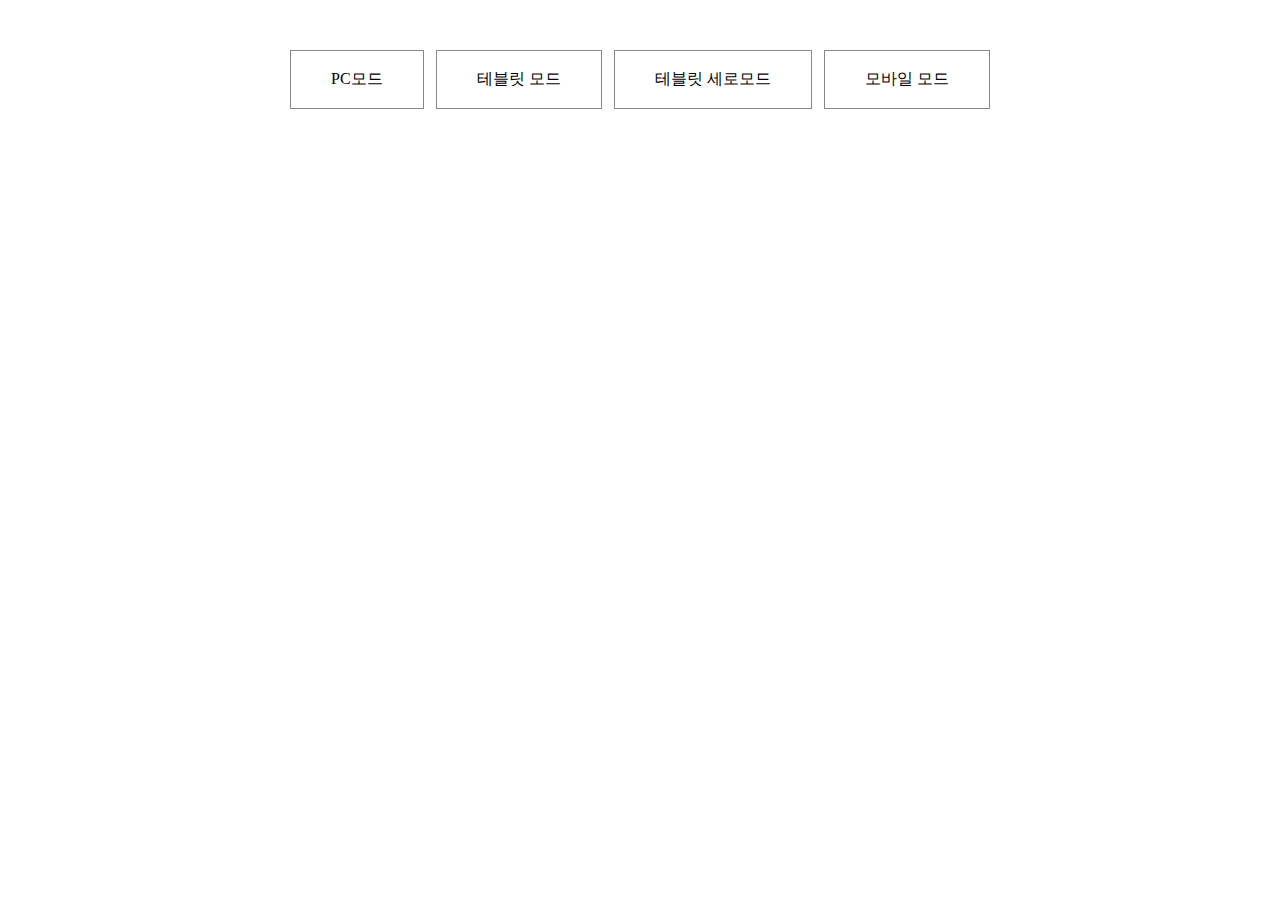
<file: 포폴삽입용/northern_정혜윤/index.html>
<!DOCTYPE html>
<html lang="ko">
<head>
    <meta charset="UTF-8">
    <meta name="viewport" content="width=device-width, initial-scale=1.0">
    <title>메인페이지입니다.</title>

    <style>
        *{margin: 0; padding: 0;}
        li{list-style: none;}
        a{text-decoration: none; color: inherit;}
        .btn{width: 700px; margin: 50px auto; display: flex; justify-content: space-between;}
        .btn .more a{display: block; font-size: 16px; padding: 18px 40px; border: 1px solid #888;}


    </style>
</head>
<body>
    <div class="wrap">
        <ul class="btn">
            <li>
                <p class="more">
                    <a href="#" onclick="window.open('clone/responsive.html', 'previewWindow', 'width=1920, height=1080')">PC모드</a>
                </p>
            </li>
            <li>
                <p class="more">
                    <a href="#" onclick="window.open('clone/responsive.html', 'previewWindow', 'width=1024, height=1080')">테블릿 모드</a>
                </p>
            </li>
            <li>
                <p class="more">
                    <a href="#" onclick="window.open('clone/responsive.html', 'previewWindow','width=768 , height=1080')">테블릿 세로모드</a>
                </p>
            </li>
            <li>
                <p class="more">
                    <a href="#" onclick="window.open('clone/responsive.html', 'previewWindow','width=480 , height=1080')">모바일 모드</a>
                </p>
            </li>
        </ul>
    </div>
</body>
</html>
</file>
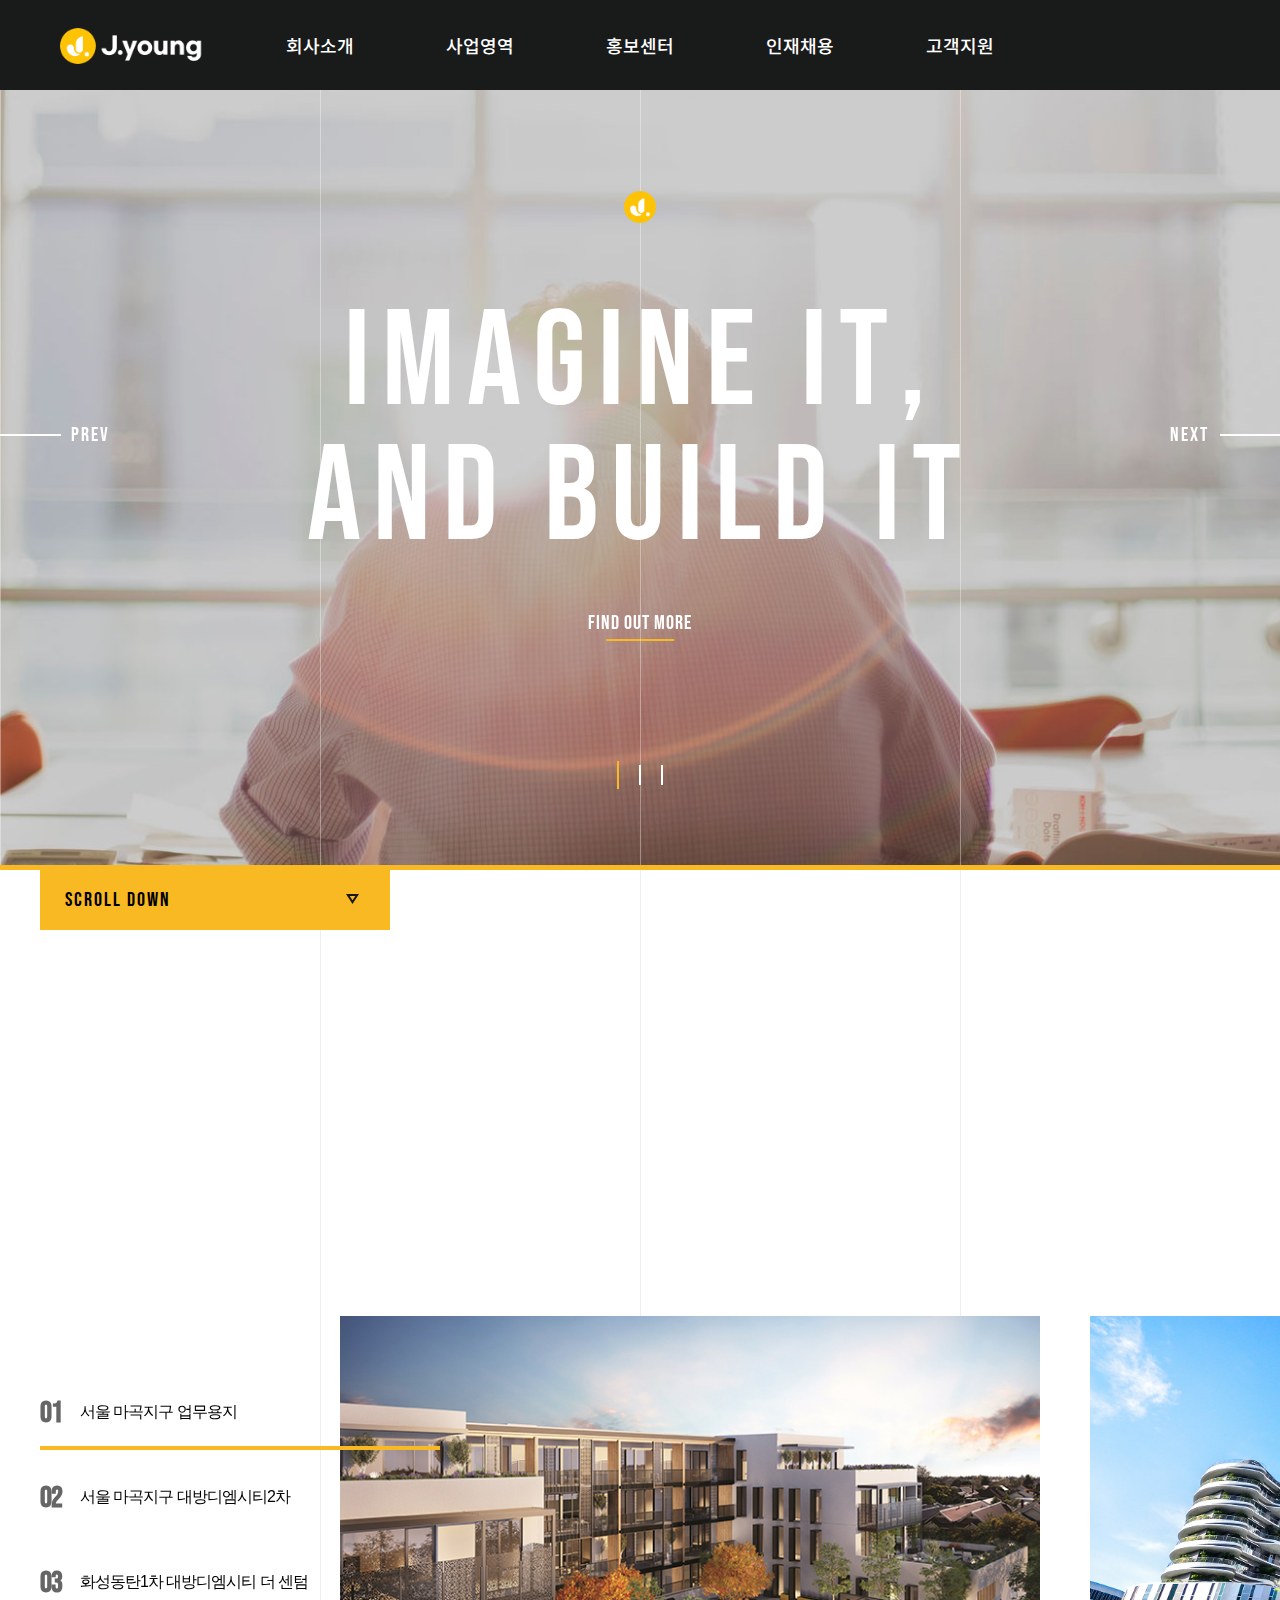
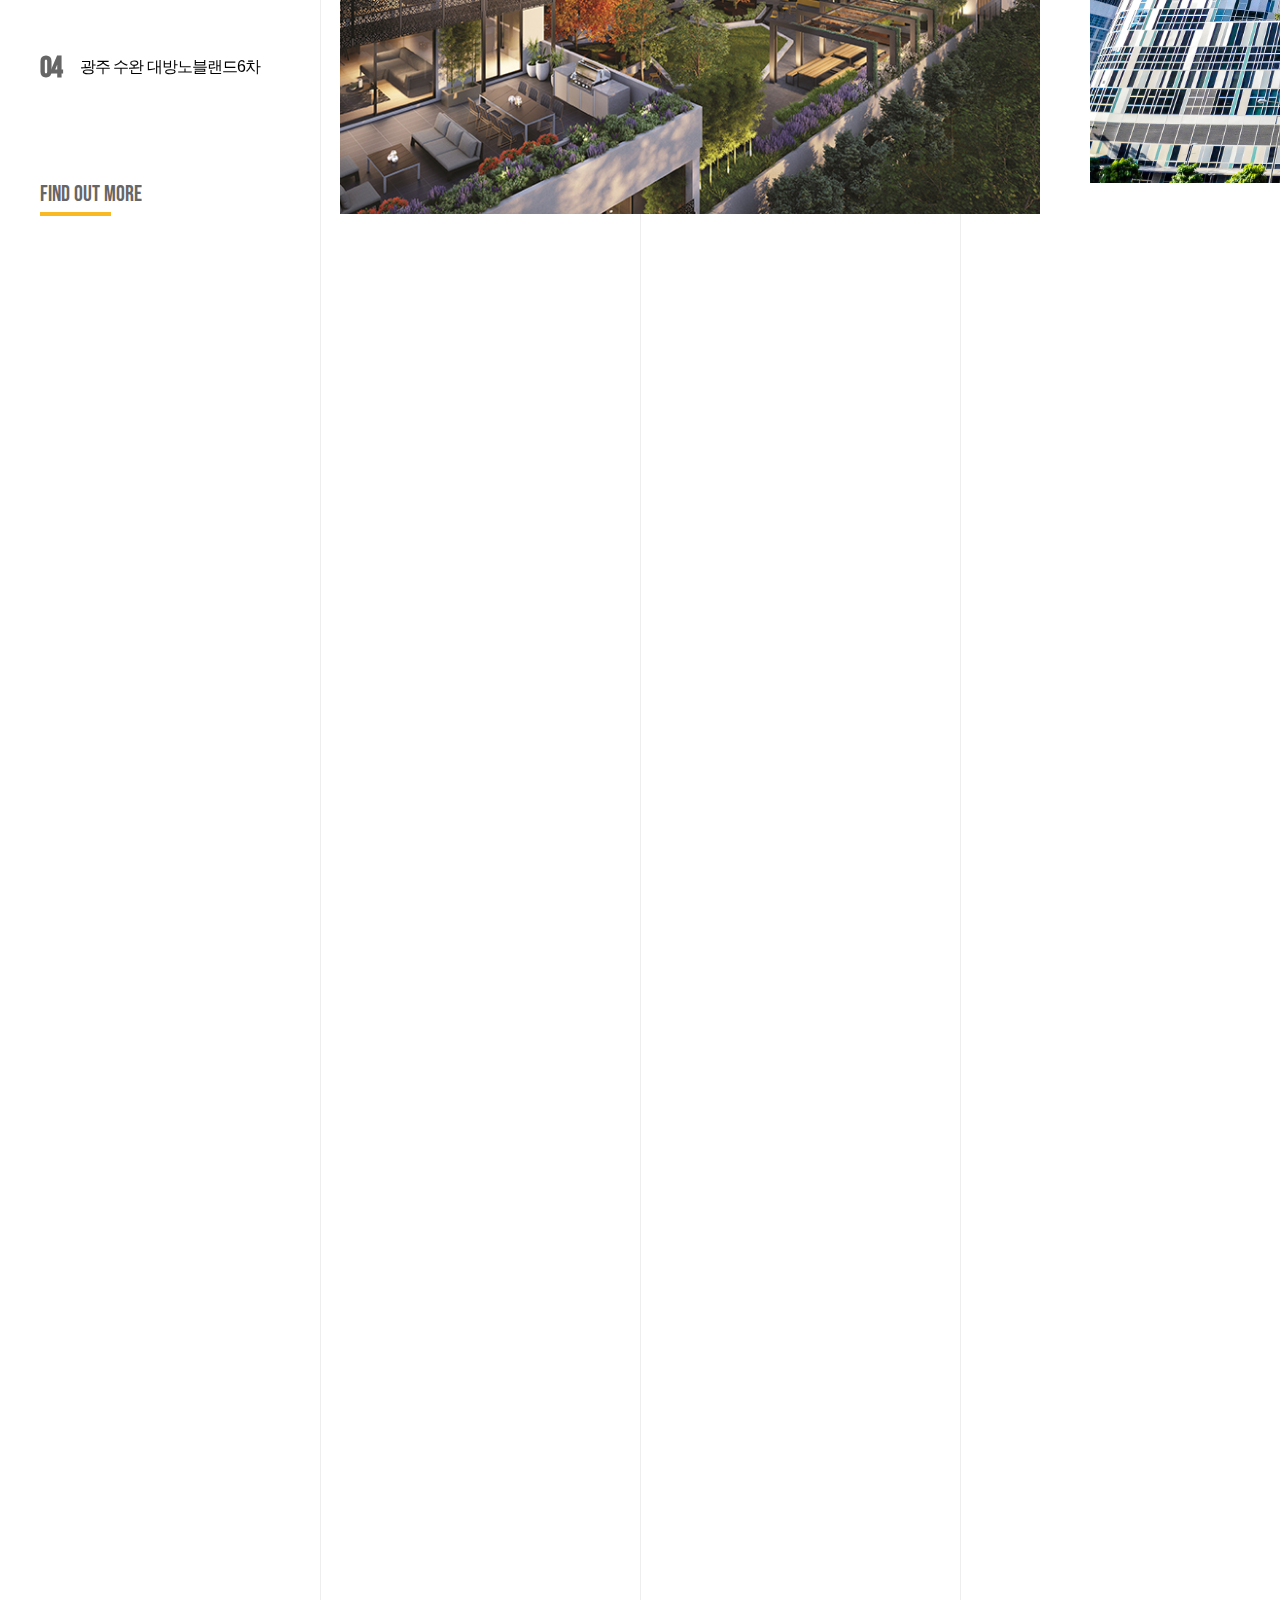
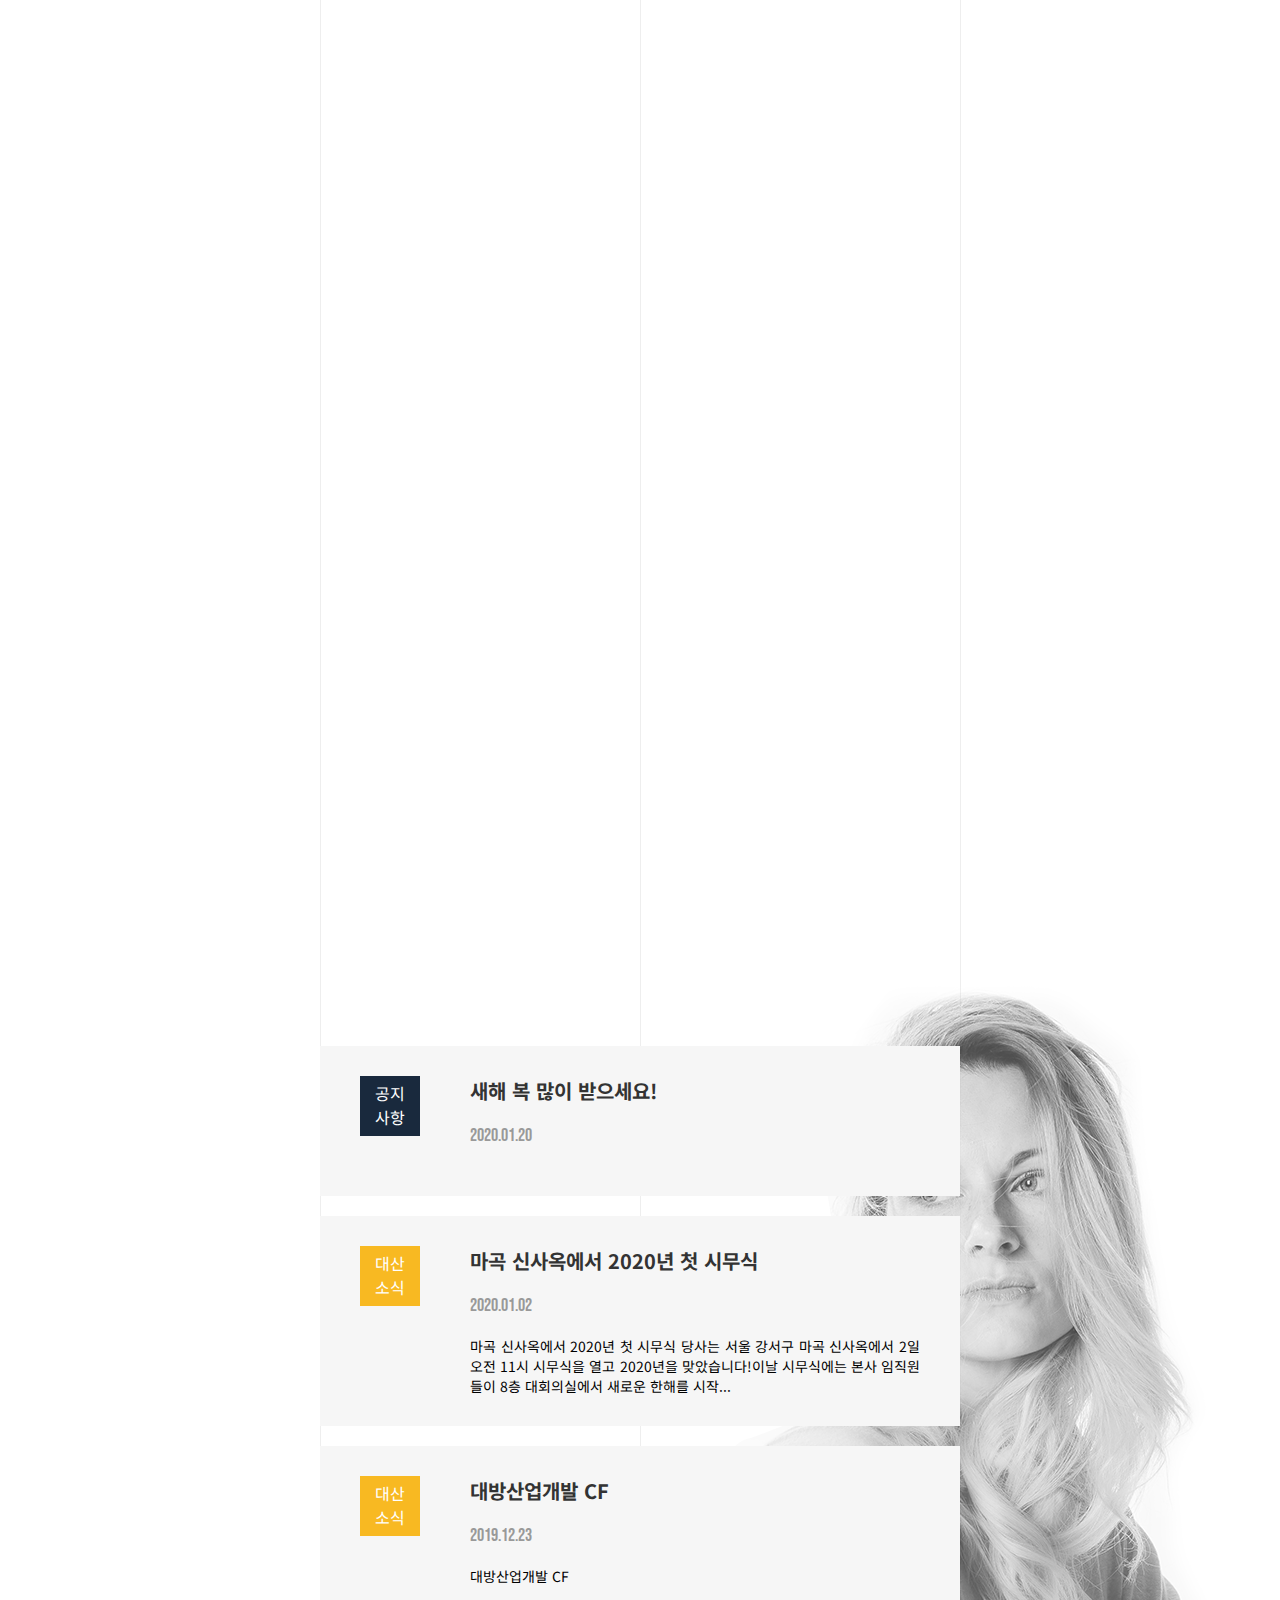
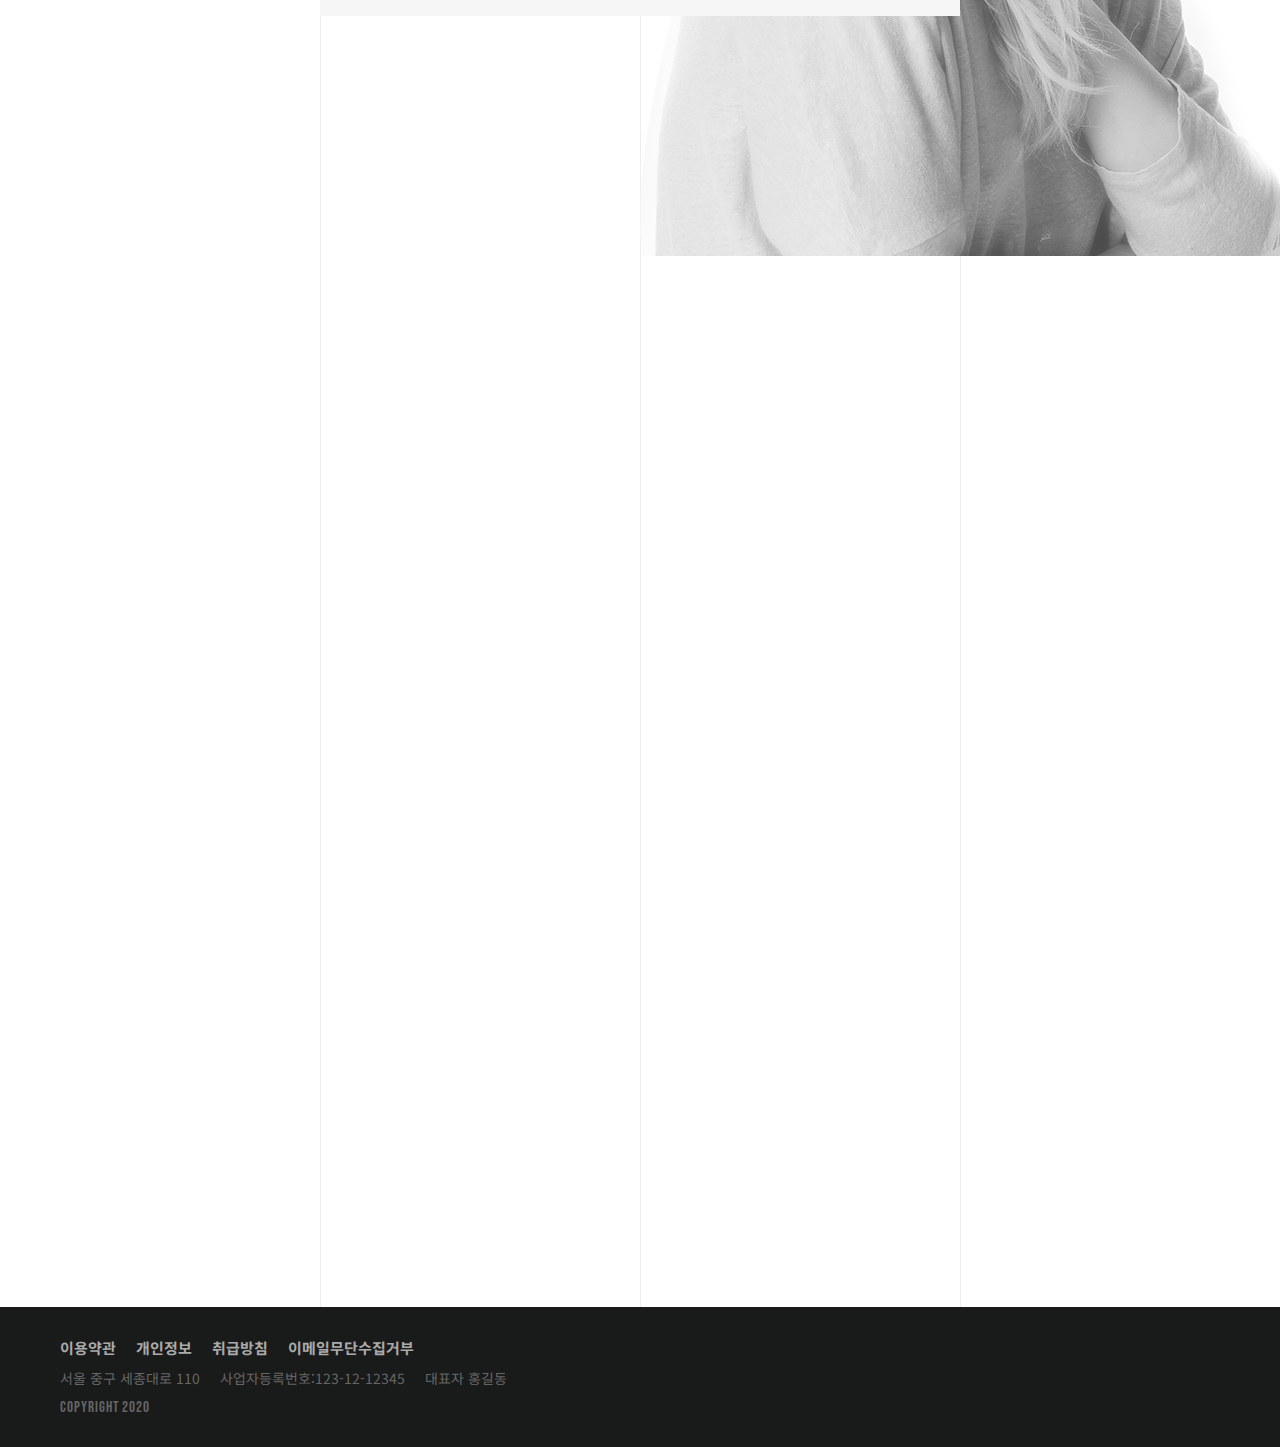
<file: 포폴삽입용/대방최종/index.html>
<!DOCTYPE html>
<html lang="ko">
<head>
    <meta charset="UTF-8">
    <title>대방</title>
    <link rel="stylesheet" href="css/main.css">
    <link rel="stylesheet" href="css/slick.css">
    <script src="js/jquery-3.3.1.min.js"></script>
    <script src="js/script.js"></script>
    <script src="js/splitting.min.js"></script>
    <script src="js/slick.min.js"></script>
    <script src="js/scrolla.jquery.min.js"></script>
    
</head>
<body>
   <div class="wrap">
   <!-- header-->
   <header>
       <div class="innerHeader">
           <h1 class="logo"><a href="index.html">
               <img src="img/logo.png" alt="로고">
               <img src="img/logo2.png" alt="로고2">
           </a></h1>
           <ul class="gnb">
               <li><a href="#">회사소개</a>
                   <ul class="inner">
                       <li><a href="#"><span>회사개요</span></a></li>
                       <li><a href="#"><span>CEO인사말</span></a></li>
                       <li><a href="#"><span>경영이념</span></a></li>
                       <li><a href="#"><span>연혁</span></a></li>
                   </ul>
               </li>
               <li><a href="#">사업영역</a>
                   <ul class="inner">
                       <li><a href="#"><span>분양 캘린더</span></a></li>
                       <li><a href="#"><span>수주 사업</span></a></li>
                       <li><a href="#"><span>개발 사업</span></a></li>
                       <li><a href="#"><span>기타 사업</span></a></li>
                   </ul>
               </li>
               <li><a href="#">홍보센터</a>
                   <ul class="inner">
                       <li><a href="#"><span>뉴스</span></a></li>
                       <li><a href="#"><span>언론</span></a></li>
                       <li><a href="#"><span>분양광고</span></a></li>
                   </ul>
               </li>
               <li><a href="#">인재채용</a>
                   <ul class="inner">
                       <li><a href="#"><span>인재상</span></a></li>
                       <li><a href="#"><span>인사제도</span></a></li>
                       <li><a href="#"><span>채용절차</span></a></li>
                       <li><a href="#"><span>공고 및 지원</span></a></li>
                   </ul>
               </li>
               <li><a href="#">고객지원</a>
                   <ul class="inner">
                       <li><a href="#"><span>고객지원안내</span></a></li>
                       <li><a href="#"><span>FAQ</span></a></li>
                   </ul>
               </li>        
           </ul>
       </div>
   </header>
<!--visual -->
  <section class="visual">
      <ul class="slide">
          <li>
              <img src="img/visual1.jpg" alt="">
              <div class="txt en">
                  <div data-splitting>IMAGINE IT,</div>
                  <div data-splitting>AND BUILD IT</div>
              </div>
              <a href="#" class="en">FIND OUT MORE</a>
              <span class="mask a"></span> <span class="mask b"></span> <span class="mask c"></span> <span class="mask d"></span>
          </li>
          <li>
              <img src="img/visual2.jpg" alt="">
              <div class="txt en">
                  <div data-splitting>IMAGINE IT,</div>
                  <div data-splitting>AND BUILD IT</div>
              </div>
              <a href="#" class="en">FIND OUT MORE</a>
              <span class="mask a"></span> <span class="mask b"></span> <span class="mask c"></span> <span class="mask d"></span>
          </li>
          <li>
              <img src="img/visual3.jpg" alt="">
              <div class="txt en">
                  <div data-splitting>IMAGINE IT,</div>
                  <div data-splitting>AND BUILD IT</div>
              </div>
              <a href="#" class="en">FIND OUT MORE</a>
              <span class="mask a"></span> <span class="mask b"></span> <span class="mask c"></span> <span class="mask d"></span>
          </li>
      </ul>
  </section>
<!--contents-->
  <section class="contents">
      <span class="line a"></span><span class="line b"></span><span class="line c"></span>              
      <div class="information">
          <div class="scrollBox" id="scrollPos">
            <a href="#" class="scroll en">SCROLL DOWN <span><img src="img/scrolldown.png" alt=""></span></a>
          </div>
          <div class="inner animate" data-animate = "motion" >
              <div class="title ">
                  <div data-splitting class="en">SALES</div>
                  <div data-splitting class="en">INFORMATION</div> 
                  <P>고객의 행복한 미래가 대방산업개발의 미래입니다.</P> 
              </div>
          </div>
          <div class="slideBox">
              <ul class="slide2">
                  <li><a href="#"><p class="img"><span><img src="img/slide1.jpg" alt=""></span></p></a></li>
                  <li><a href="#"><p class="img"><span><img src="img/slide2.jpg" alt=""></span></p></a></li>
                  <li><a href="#"><p class="img"><span><img src="img/slide3.jpg" alt=""></span></p></a></li>
                  <li><a href="#"><p class="img"><span><img src="img/slide4.jpg" alt=""></span></p></a></li>
              </ul>
              <a href="#" class="more en">FIND OUT MORE</a>
          </div> 
      </div>
      <div class="video animate" data-animate = "motion">
          <div class="inner">
              <div class="title  animate" data-animate = "motion">
                  <div data-splitting class="en">CREATE INFINITE VALUE</div>
                  <P>집에대한바른생각</P> 
              </div>
              <a href="#" class="more en">FIND OUT MORE</a>
              <div class="videoBox">
                  <iframe width="690" height="391" src="https://www.youtube.com/embed/xgO8wm-9fv0" frameborder="0" allow="accelerometer; autoplay; encrypted-media; gyroscope; picture-in-picture" allowfullscreen></iframe>
                  <p class="mask"><span><img src="img/video1.jpg" alt=""></span></p>
              </div>
          </div>
      </div>
      <div class="business">
          <div class="inner animate" data-animate = "motion">
              <div class="title">
                 <div data-splitting class="en">BUSINESS AREA</div>
                 <P>모든것을 누리는 프리미엄 생활, 대방에서<br>시작됩니다.</P>  
              </div>
              <a href="#" class="more en">FIND OUT MORE</a>
          </div>
          <ul class="list">
              <li class="animate" data-animate = "motion" ><a href="#">
                  <p class="img"><img src="img/business1.jpg" alt=""></p>
                  <div class="txt">
                      <h3 class="en">HOUSING /<br><span>SALES BUSINESS</span></h3>
                      <p>고품격 주거문화를 <br>창출하겠습니다</p>
                      <i class="icon"></i>
                  </div>
              </a></li>
              <li class="animate" data-animate = "motion"><a href="#">
                  <p class="img"><img src="img/business2.jpg" alt=""></p>
                  <div class="txt">
                      <h3 class="en">ORDER INTAKE<br><span>BUSINESS</span></h3>
                      <p>시대에 맞튼 건축혁명을  <br>이끌어 갑니다.</p>
                      <i class="icon"></i>
                  </div>
              </a></li>
              <li class="animate" data-animate = "motion"><a href="#">
                  <p class="img"><img src="img/business3.jpg" alt=""></p>
                  <div class="txt">
                      <h3 class="en">DEVELOPMENT<br><span> BUSINESS</span></h3>
                      <p>미래를 개발한다는 <br>사명감으로 임합니다.</p>
                      <i class="icon"></i>
                  </div>
              </a></li>
          </ul>
      </div>
      <div class="news">
          <div class="inner animate" data-animate = "motion">
              <div class="title">
                   <div data-splitting class="en">NEWS</div> 
              </div>
              <a href="#" class="more en">FIND OUT MORE</a>
          </div>
          <p class="symbol animate" data-animate = "motion"><img src="img/news2.png" alt=""></p>
          <ul class="newsList">
              <li><a href="#">
                  <span class="category">공지 <br>사항</span>
                  <span class="subject">새해 복 많이 받으세요!</span>
                  <span class="date en">2020.01.20</span>
                  <span class="desc"></span>
              </a></li>
              <li><a href="#">
                  <span class="category">대산 <br>소식</span>
                  <span class="subject">마곡 신사옥에서 2020년 첫 시무식</span>
                  <span class="date en">2020.01.02</span>
                  <span class="desc">마곡 신사옥에서 2020년 첫 시무식 
						당사는 서울 강서구 마곡 신사옥에서 2일 오전 11시 시무식을 열고 2020년을 맞았습니다!이날 시무식에는 본사 임직원들이 8층 대회의실에서 새로운 한해를 시작...</span>
              </a></li>
              <li><a href="#">
                  <span class="category">대산 <br>소식</span>
                  <span class="subject">대방산업개발 CF</span>
                  <span class="date en">2019.12.23</span>
                  <span class="desc">대방산업개발 CF</span>
              </a></li>
          </ul>
      </div>
      <div class="career  animate" data-animate = "motion">
          <div class="inner animate" data-animate = "motion">
              <div class="title">
                  <div data-splitting class="en">CAREER</div>
                 <P>열정과 실천의지를 가지고 있는<br>인재를 기다립니다.</P> 
              </div>
              <a href="#" class="more en">FIND OUT MORE</a>
          </div>   
     </div>
     <div class="customers animate" data-animate = "motion">
         <div class="inner animate" data-animate = "motion">
             <div class="left"> 
                <div class="title">
                  <div data-splitting class="en">CUSTOMERS</div>
                 <P>기대를 넘어선 품격을 경험해 보세요.</P> 
              </div> 
              <a href="#" class="more en">FIND OUT MORE</a>
             </div>
             <ul class="right">
                 <li><a href="#"><img src="img/icon1.png" alt="FAQ"></a></li>
                 <li><a href="#"><img src="img/icon2.png" alt="마감재"></a></li>
                 <li><a href="#"><img src="img/icon3.png" alt="관심단지등록"></a></li>
                 <li><a href="#"><img src="img/icon4.png" alt="1:1문의"></a></li>
             </ul>
         </div>
     </div>
  </section>
  <!-- footer -->
        <footer>
        	<ul>
        		<li>이용약관</li>
        		<li>개인정보</li>
        		<li>취급방침</li>
        		<li>이메일무단수집거부</li>
        	</ul>
        	<ul>
        		<li>서울 중구 세종대로 110</li>
        		<li>사업자등록번호:123-12-12345</li>
        		<li>대표자 홍길동</li>
        	</ul>
        	<p>COPYRIGHT 2020</p>
        </footer>
   </div> 
</body>
</html>
</file>
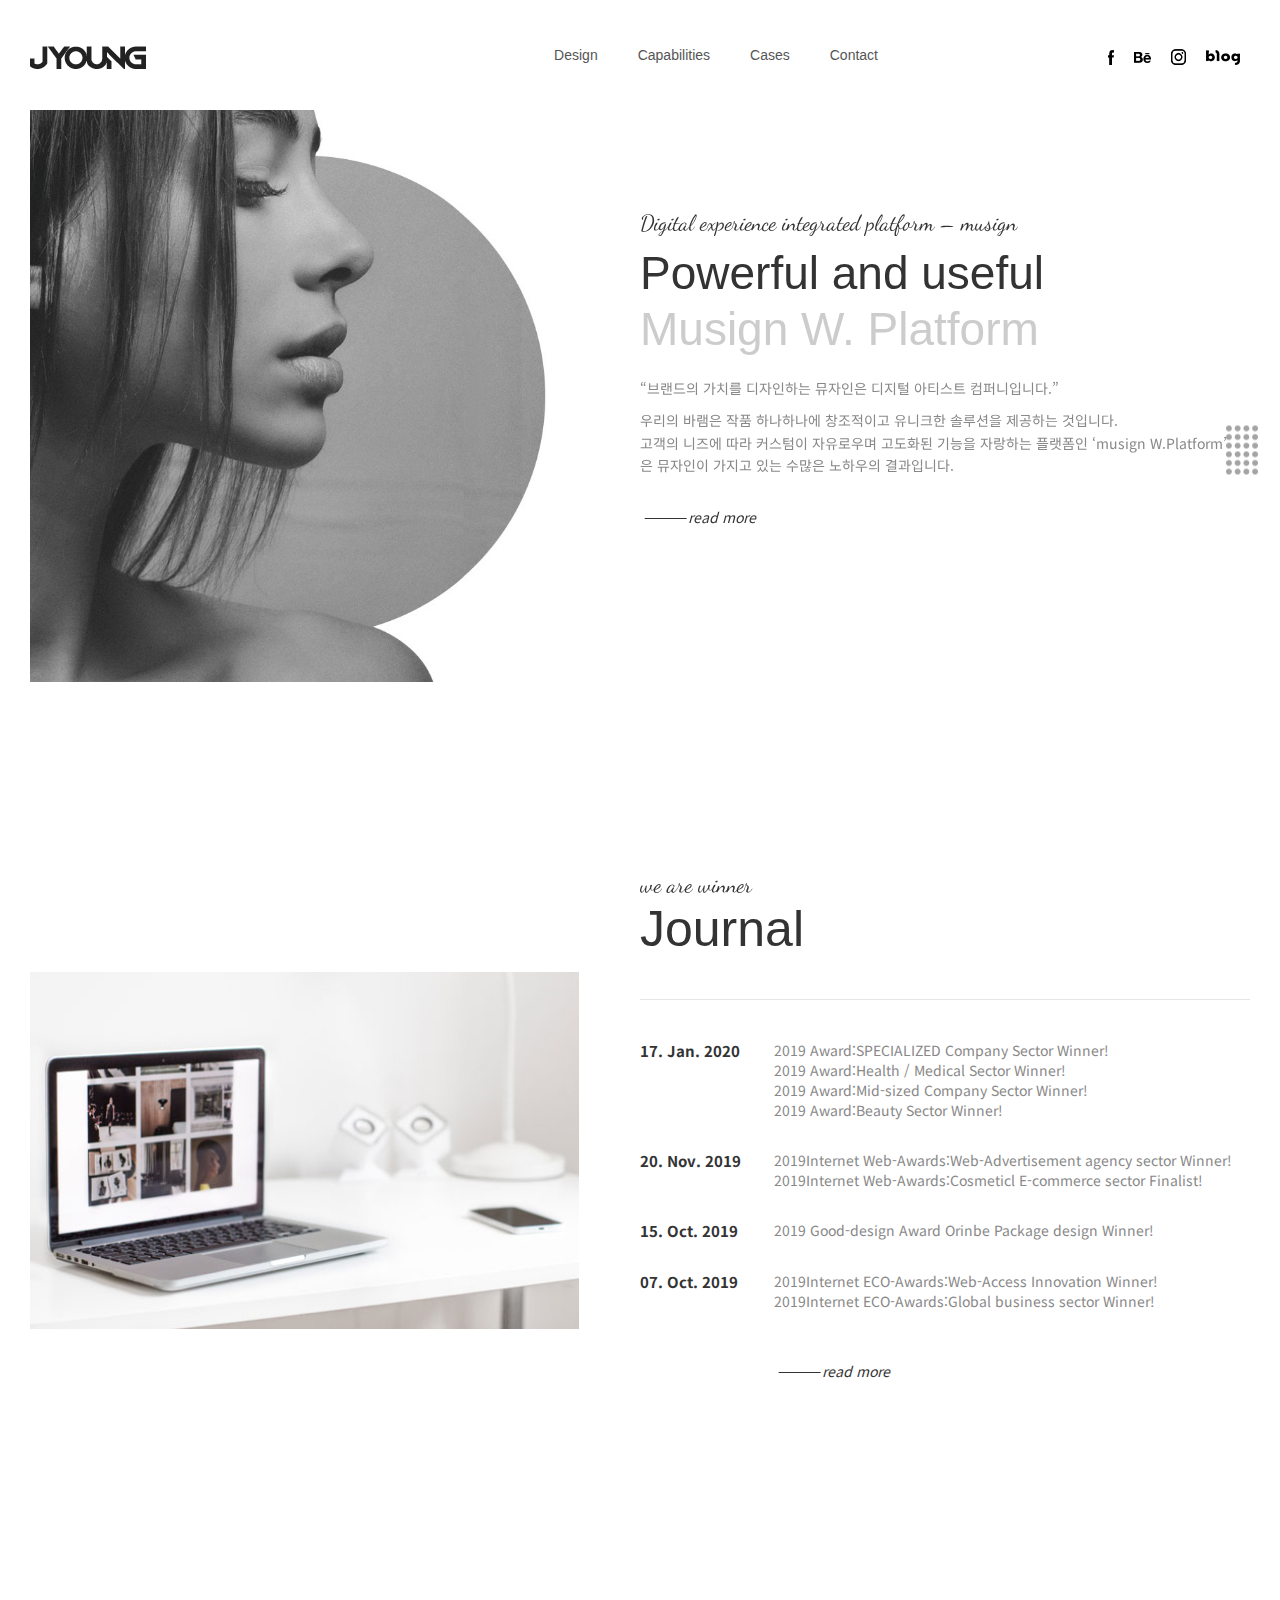
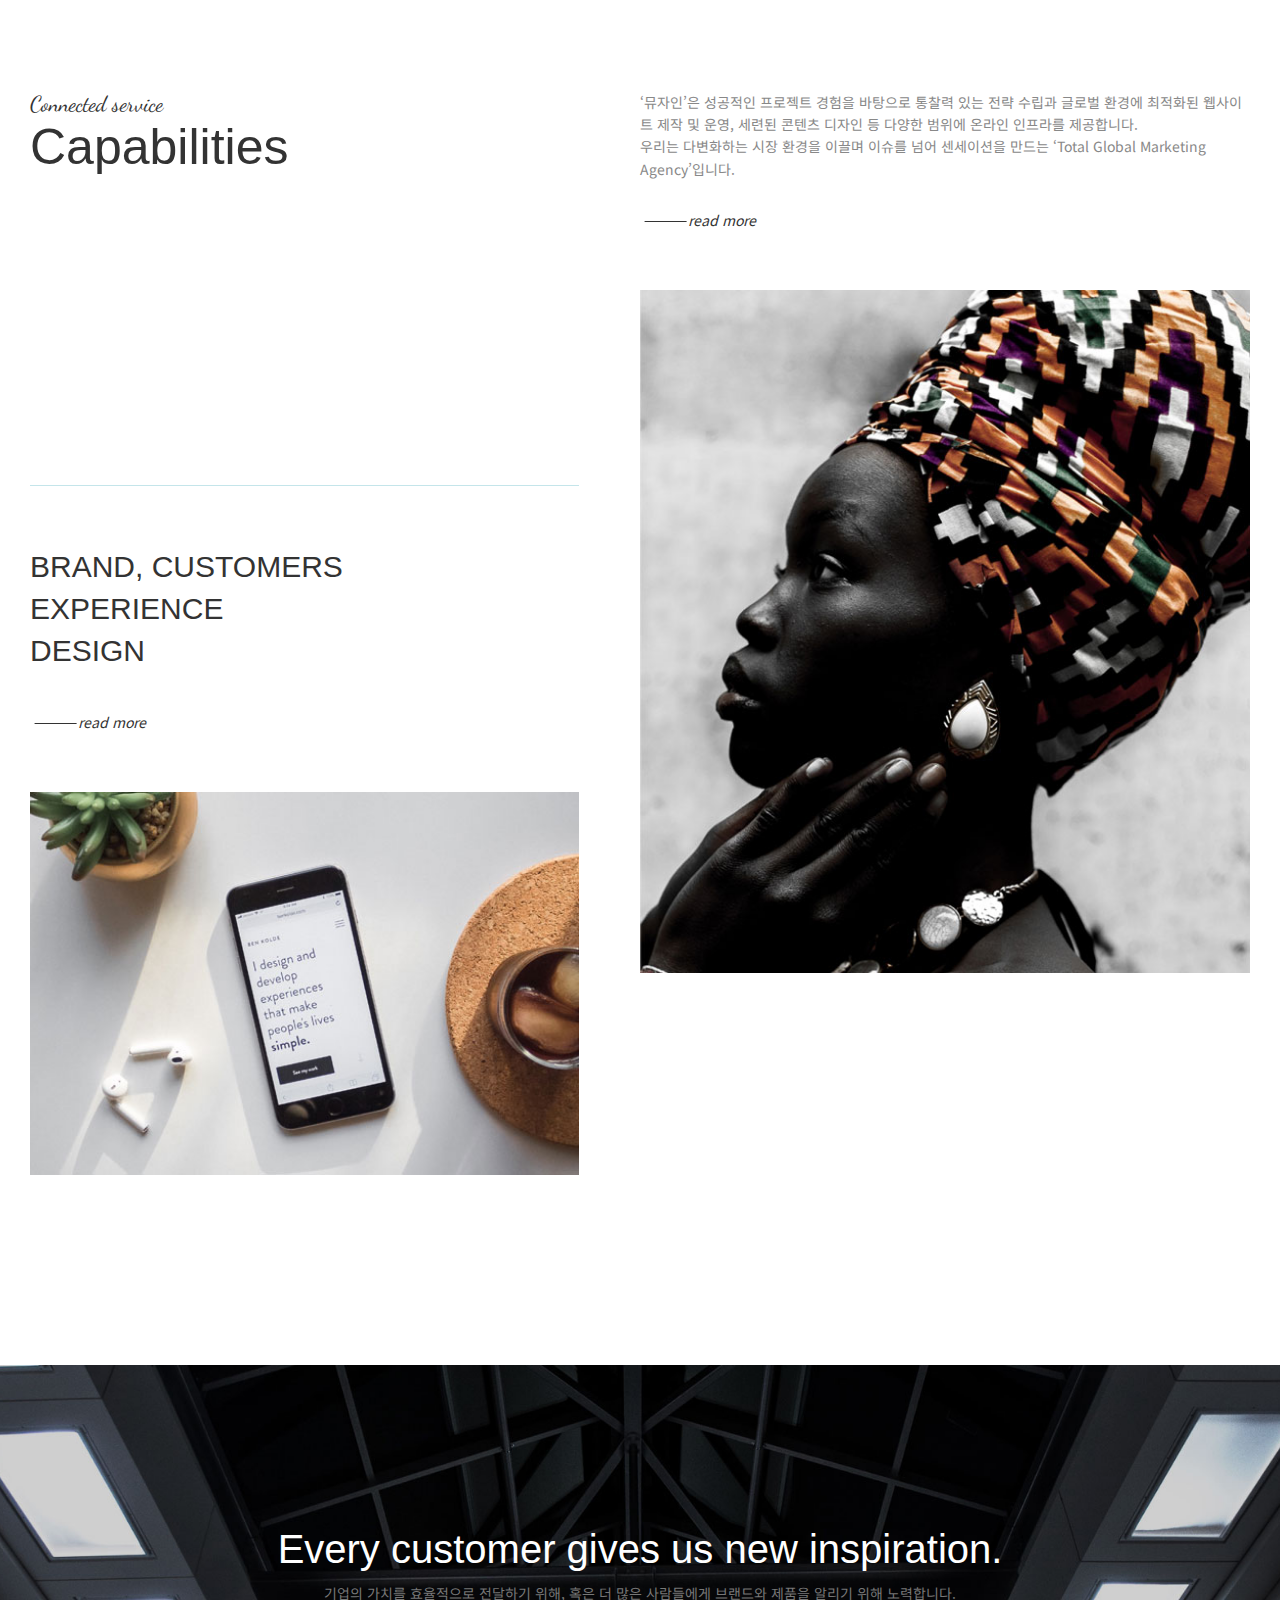
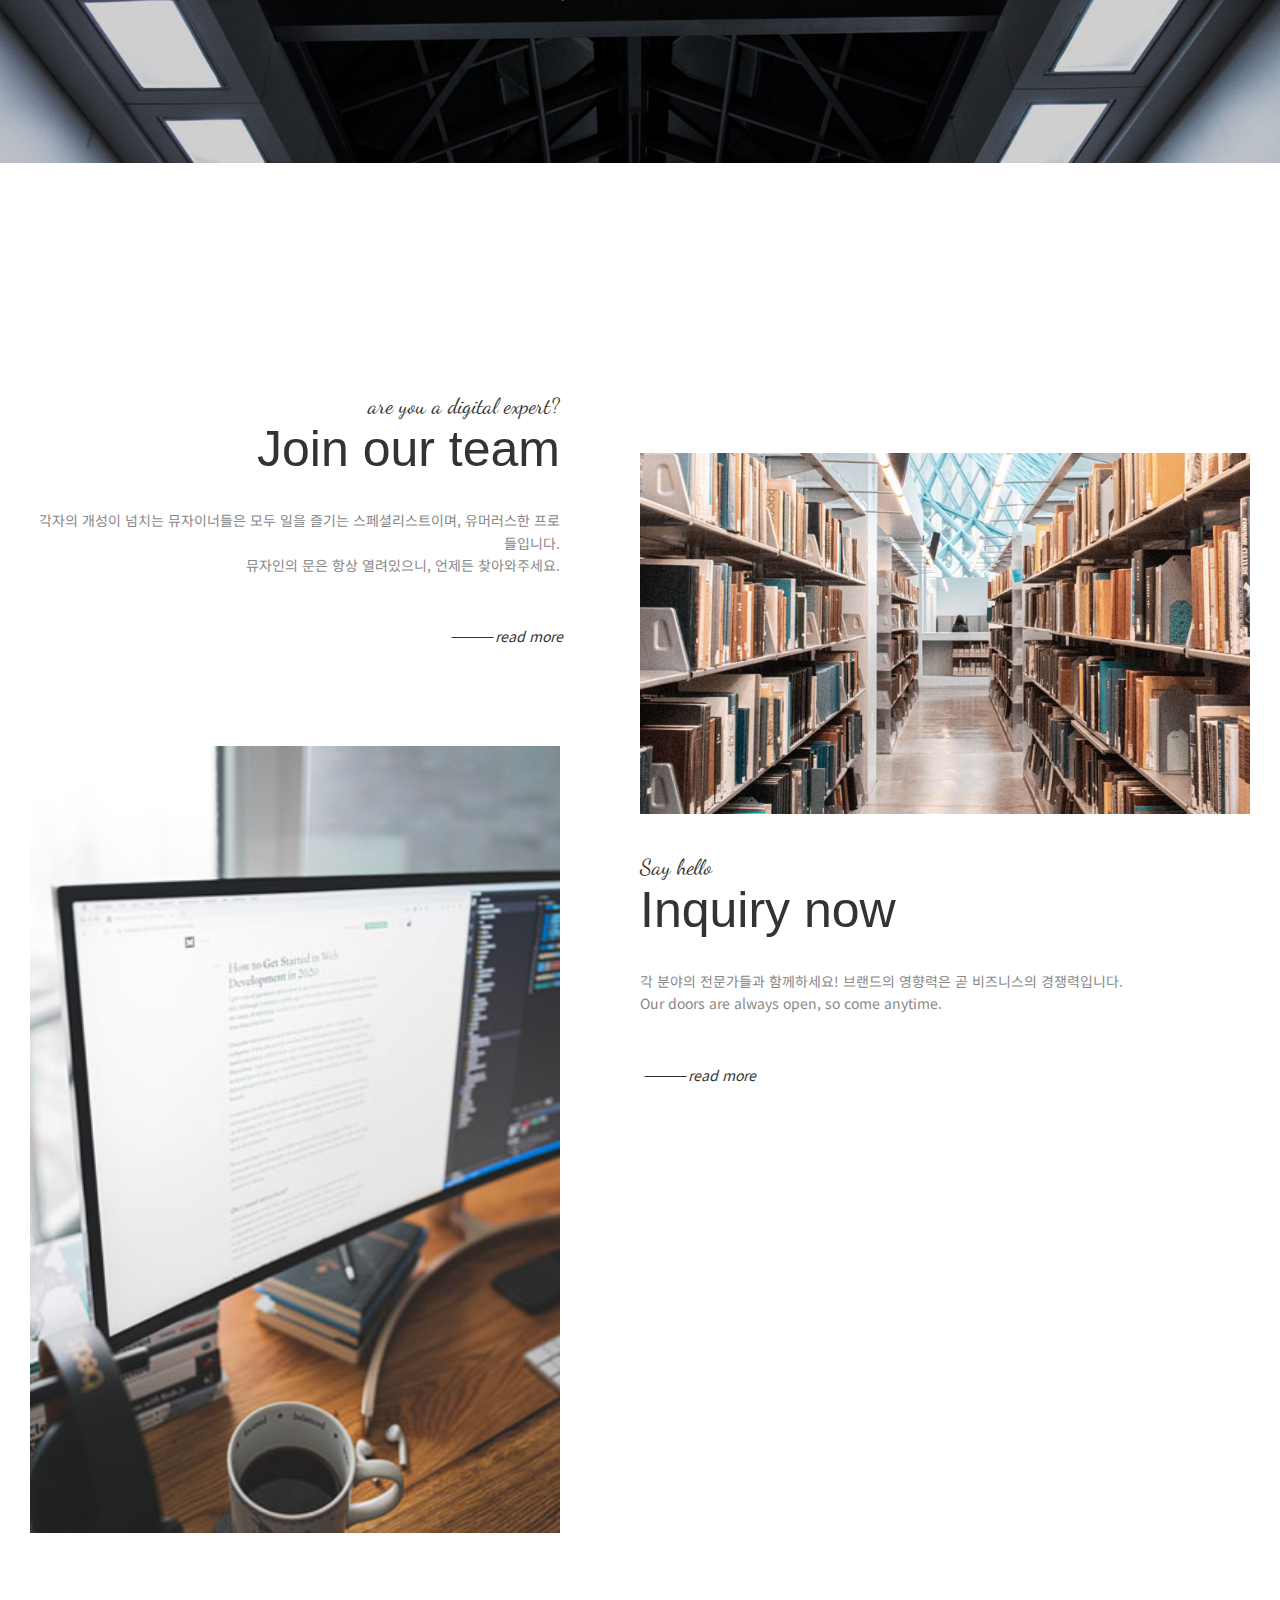
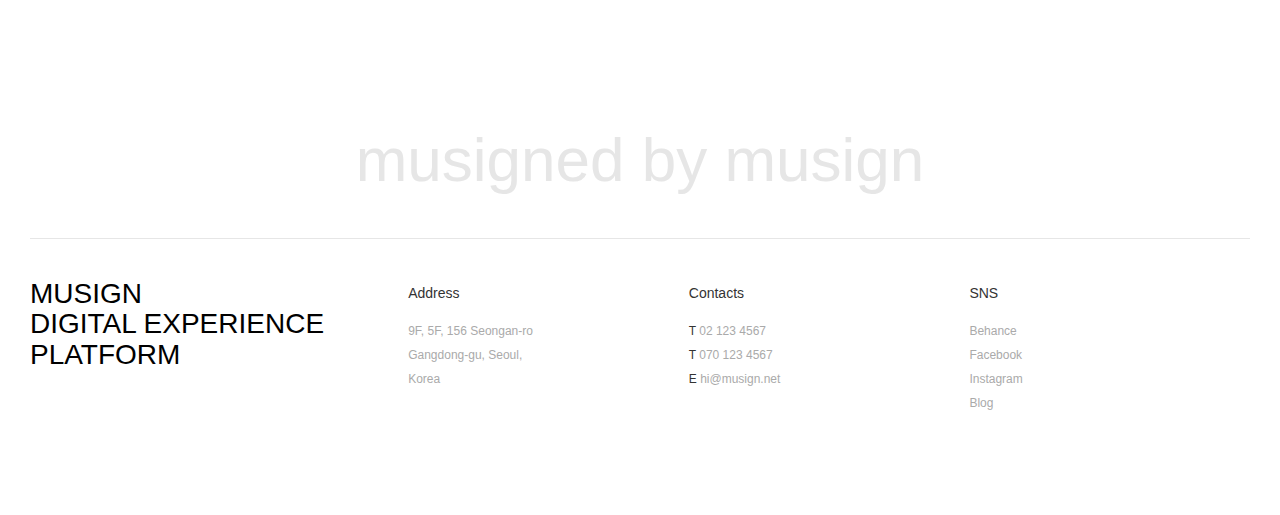
<file: 포폴삽입용/뮤자인최종_반응형/index.html>
<!DOCTYPE html>
<html lang="ko">

<head>
    <meta charset="UTF-8">
    <meta name="viewport" content="width=device-width,initial-scale=1.0,minimum-scale=0,maximum-scale=1.0">
    <title>뮤자인</title>
    <!--css-->
    <link href="css/main.css" rel="stylesheet" type="text/css">
    <link href="css/font.css" rel="stylesheet" type="text/css">
    <!--script-->
    <script src="js/jquery-3.3.1.min.js"></script>
    <script src="js/circle-progress.js"></script>
    <script src="js/scrolla.jquery.min.js"></script> <!-- 추가로 걸어주기 -->
    <script src="js/script_main.js"></script>
</head>

<body>
    <div class="wrap">
        <!-- menuOpen -->
        <div class="menuOpen">
            <button class="open"><img src="img/open-icon.png" alt="메뉴열기"></button>
            <div class="menuWrap">
                <a href="#" class="close"><img src="img/close.png" alt=""></a>
                <a href="#" class="close en">close</a>
                <ul class="tit en animate" data-animate="motion">
                    <li><a href="#"><span><b>Design</b></span></a></li>
                    <li><a href="#"><span><b>Capabilities</b></span></a></li>
                    <li><a href="#"><span><b>Cases</b></span></a></li>
                    <li><a href="#"><span><b>Contact</b></span></a></li>
                </ul>
            </div>
        </div>
        <!-- header -->
        <header>
            <div class="innerHeader">
                <h1 class="logo"><a href="index.html"><img src="img/logo.png" alt="로고"></a></h1>
                <nav class="mainMenu">
                    <span class="bar"></span> <!-- 호버시 이동하는 밑줄 -->
                    <ul class="gnb en">
                        <li><a href="#">Design</a></li>
                        <li><a href="#">Capabilities</a></li>
                        <li><a href="#">Cases</a></li>
                        <li><a href="#">Contact</a></li>
                    </ul>
                    <ul class="sns">
                        <li><a href="#"><img src="img/sns-icon01.png" alt=""></a></li>
                        <li><a href="#"><img src="img/sns-icon02.png" alt=""></a></li>
                        <li><a href="#"><img src="img/sns-icon03.png" alt=""></a></li>
                        <li><a href="#"><img src="img/sns-icon04.png" alt=""></a></li>
                    </ul>
                </nav>
            </div>
        </header>
        <!-- contents -->
        <section class="visual"> <!-- 스크롤시 .motion클래스 붙여줌 -->
            <div class="mainImg"><p class="img animate" data-animate="motion"><img src="img/mainVisual.jpg" alt=""></p></div>
            <div class="mainTxt">
                <h2 class="tit en animate" data-animate="motion">
                    <!-- 타이틀 공통 클래스 -->
                    <!-- span,b : 줄바꿈과 텍스트애니를 위해 감싸줌 -->
                    <span class="en_s"><b>Digital experience integrated platform – musign</b></span>
                    <span><b>Powerful and useful</b></span>
                    <span class="gray"><b>Musign W. Platform</b></span>
                </h2>
                <div class="txt animate" data-animate="motion">
                    <!-- 텍스트 공통 클래스 -->
                    <p><b>“브랜드의 가치를 디자인하는 뮤자인은 디지털 아티스트 컴퍼니입니다.”</b></p>
                    <p><b>우리의 바램은 작품 하나하나에 창조적이고 유니크한 솔루션을 제공하는 것입니다.<br>
                        고객의 니즈에 따라 커스텀이 자유로우며 고도화된 기능을 자랑하는 플랫폼인 ‘musign W.Platform’<br>
                        은 뮤자인이 가지고 있는 수많은 노하우의 결과입니다.</b></p>
                    <p><b><a class="moreBtn" href="#">read more</a></b></p> <!-- 더보기버튼 공통 클래스 -->
                </div>
            </div>
        </section>
        <section class="Journal">
            <p class="scroll">scroll</p>
            <div class="circleBox" data-animate="false">
                <div class="circle"></div>
            </div>
            <div class="inner">
                <div class="box"> <!-- .box 클래스로 플로트 시켜줌 -->
                    <p class="img animate" data-animate="motion"><img src="img/img_01.jpg" alt=""></p>
                </div>
                <div class="box">
                    <h2 class="tit en animate" data-animate="motion">
                        <span class="en_s"><b>we are winner</b></span>
                        <span><b>Journal</b></span>
                    </h2>
                    <ul>
                        <li>
                            <h3>17. Jan. 2020</h3>
                            <p>2019 Award:SPECIALIZED Company Sector Winner!<br>
                               2019 Award:Health / Medical Sector Winner!<br>
                               2019 Award:Mid-sized Company Sector Winner!<br>
                               2019 Award:Beauty Sector Winner!
                            </p>
                        </li>
                        <li>
                            <h3>20. Nov. 2019</h3>
                            <p>2019Internet Web-Awards:Web-Advertisement agency sector Winner!<br>
                               2019Internet Web-Awards:Cosmeticl E-commerce sector Finalist!
                            </p>
                        </li>
                        <li>
                            <h3>15. Oct. 2019</h3>
                            <p>2019 Good-design Award Orinbe Package design Winner!</p>
                        </li>
                        <li>
                            <h3>07. Oct. 2019</h3>
                            <p>2019Internet ECO-Awards:Web-Access Innovation Winner!<br>
                               2019Internet ECO-Awards:Global business sector Winner!</p>
                        </li>
                    </ul>
                    <a class="moreBtn" href="#">read more</a>
                </div>
            </div>
        </section>
        <section class="service">
            <div class="inner">
                <div class="box">
                    <h2 class="tit en animate" data-animate="motion">
                        <span class="en_s"><b>Connected service</b></span>
                        <span><b>Capabilities</b></span>
                    </h2>
                </div>
                <div class="box">
                    <div class="txt">
                        <p>‘뮤자인’은 성공적인 프로젝트 경험을 바탕으로 통찰력 있는 전략 수립과 글로벌 환경에 최적화된 웹사이트 제작 및
                        운영, 세련된 콘텐츠 디자인 등 다양한 범위에 온라인 인프라를 제공합니다.<br>
                        우리는 다변화하는 시장 환경을 이끌며 이슈를 넘어 센세이션을 만드는 ‘Total Global Marketing Agency’입니다.</p>
                        <a class="moreBtn" href="#">read more</a> <!-- 더보기버튼 공통 클래스 -->
                    </div>
                    <p class="img animate" data-animate="motion"><img src="img/img_02.jpg" alt=""></p>
                </div>
                <div class="box design">
                    <h2 class="tit en animate" data-animate="motion">
                        <span><b>BRAND, CUSTOMERS</b></span>
                        <span><b>EXPERIENCE</b></span>
                        <span><b>DESIGN</b></span>
                    </h2>
                    <a class="moreBtn" href="#">read more</a>
                    <p class="img animate" data-animate="motion"><img src="img/img_03.jpg" alt=""></p>
                </div>
            </div>    
        </section>
        <section class="customer">
            <h2 class="tit en animate" data-animate="motion">
                <span><b>Every customer gives us new inspiration.</b></span>
            </h2>
            <div class="txt">기업의 가치를 효율적으로 전달하기 위해, 혹은 더 많은 사람들에게 브랜드와 제품을 알리기 위해 노력합니다.</div>
        </section>
        <section class="team">
            <div class="circleBox" data-animate="false">
                <div class="circle"></div>
            </div>
            <div class="inner">
                <div class="box left">
                    <h2 class="tit en animate" data-animate="motion">
                        <span class="en_s"><b>are you a digital expert?</b></span>
                        <span><b>Join our team</b></span>
                    </h2>
                    <div class="txt">
                        <p>각자의 개성이 넘치는 뮤자이너들은 모두 일을 즐기는 스페셜리스트이며, 유머러스한 프로들입니다.<br>
                        뮤자인의 문은 항상 열려있으니, 언제든 찾아와주세요.</p>
                    </div>
                    <a class="moreBtn" href="#">read more</a>
                    <p class="img animate" data-animate="motion"><img src="img/img_05.jpg" alt=""></p>
                </div>
                <div class="box">
                    <p class="img animate" data-animate="motion"><img src="img/img_06.jpg" alt=""></p>
                    <h2 class="tit en animate" data-animate="motion">
                        <span class="en_s"><b>Say hello</b></span>
                        <span><b>Inquiry now</b></span>
                    </h2>
                    <div class="txt">
                        <p>각 분야의 전문가들과 함께하세요! 브랜드의 영향력은 곧 비즈니스의 경쟁력입니다.<br>
                        Our doors are always open, so come anytime.</p>
                    </div>
                    <a class="moreBtn" href="#">read more</a>
                </div>
            </div>
        </section>
        <!-- footer -->
        <footer>
            <div class="top"> 
                <h2 class="tit en animate" data-animate="motion">
                <span><b>musigned by musign</b></span>
                </h2>
            </div>
            <div class="bottom en">
                <ul>
                    <li>MUSIGN<br>DIGITAL EXPERIENCE<br>PLATFORM</li>
                    <li>
                        <b>Address</b><br>
                        9F, 5F, 156 Seongan-ro<br>
                        Gangdong-gu, Seoul,<br>
                        Korea
                    </li>
                    <li>
                        <b>Contacts</b><br>
                        <b>T</b> 02 123 4567<br>
                        <b>T</b> 070 123 4567<br>
                        <b>E</b> hi@musign.net
                    </li>
                    <li>
                        <b>SNS</b><br>
                        Behance<br>
                        Facebook<br>
                        Instagram<br>
                        Blog
                    </li>
                </ul>
                
            </div>
        </footer>
    </div><!-- //wrap -->
</body>

</html>
</file>
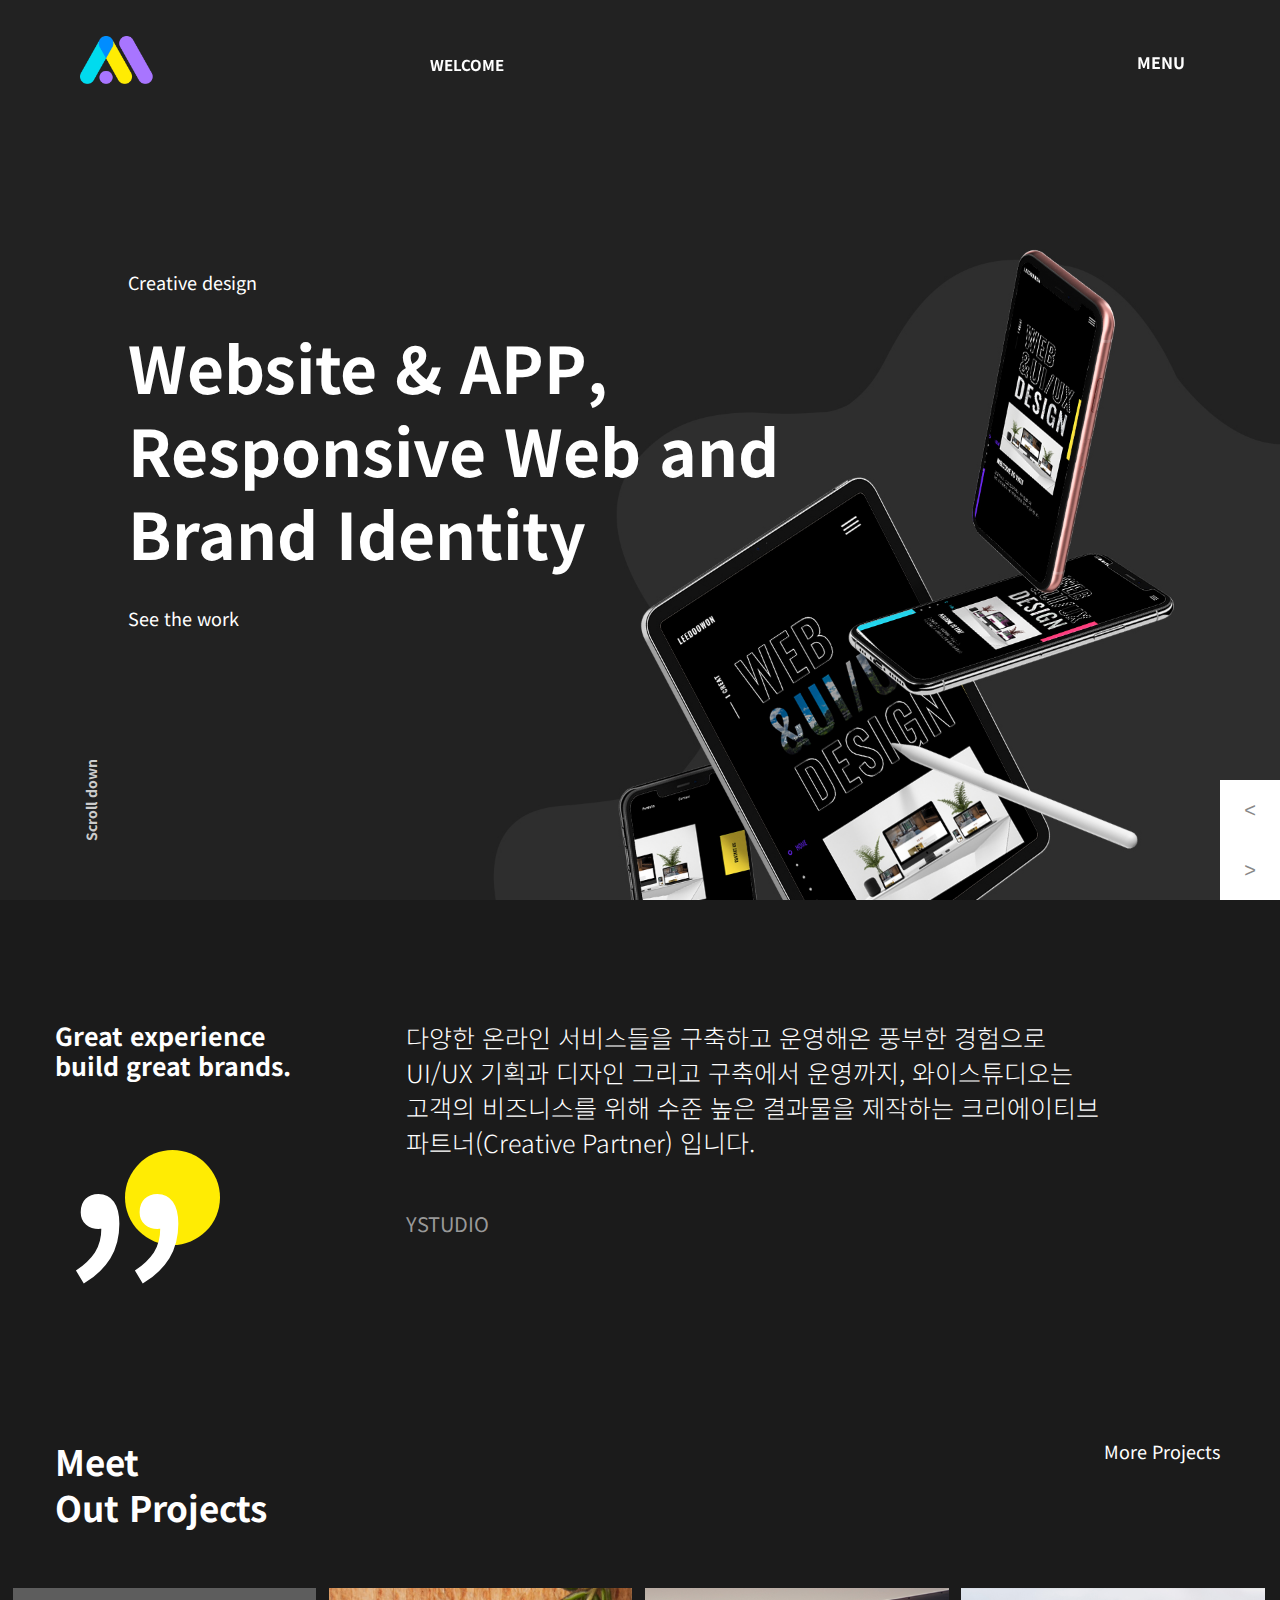
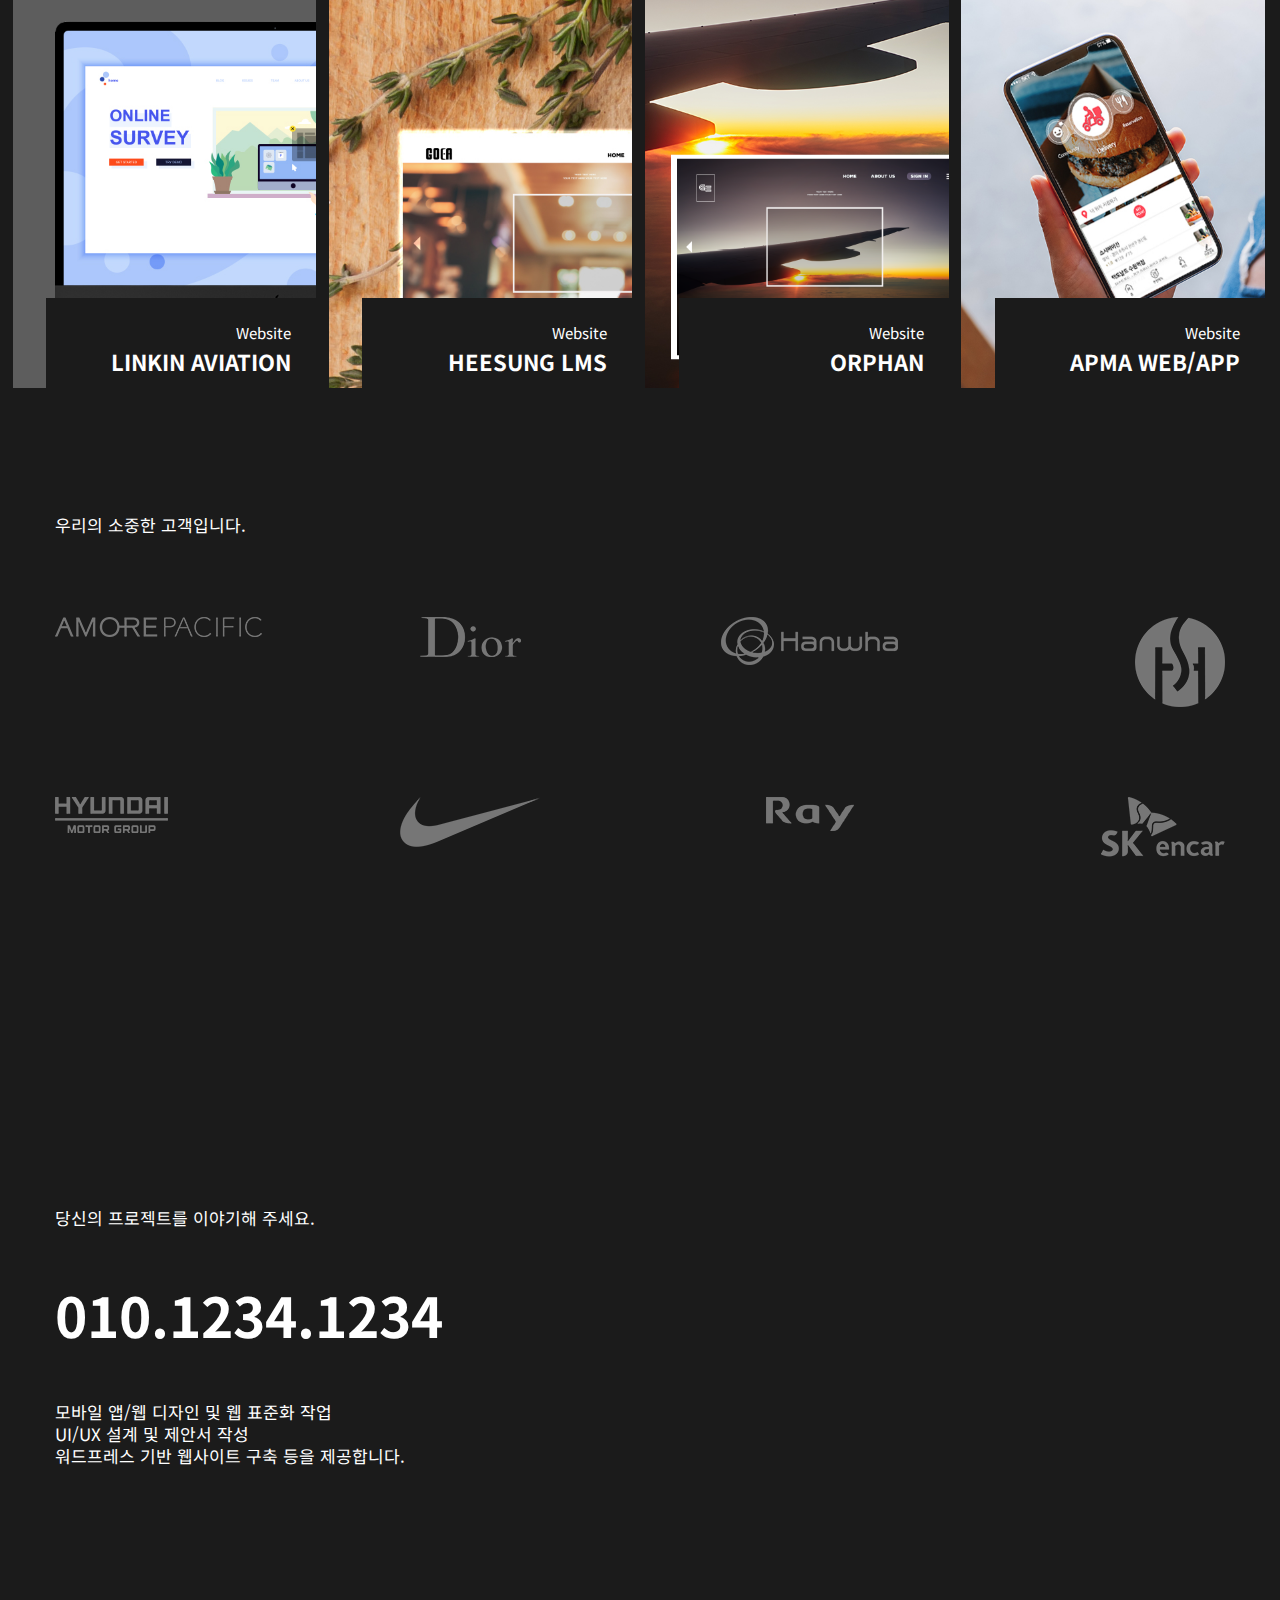
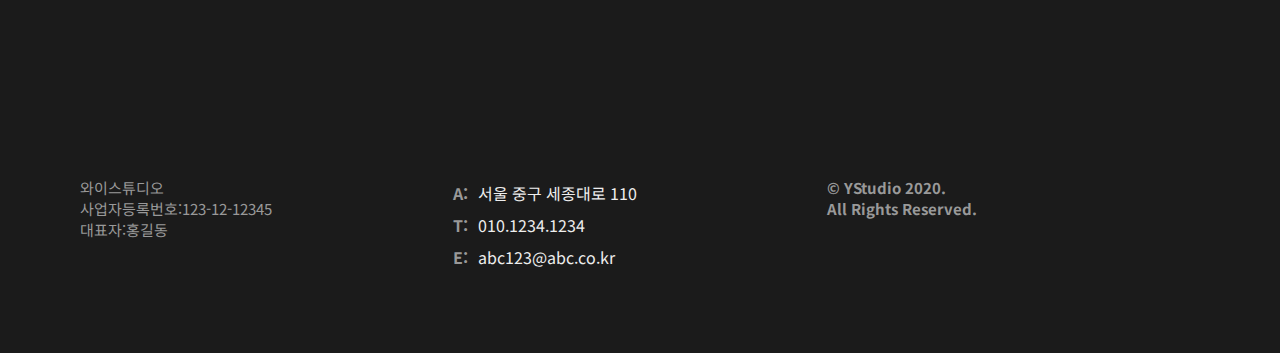
<file: 포폴삽입용/와이스튜디오최종_반응형/index.html>
<!DOCTYPE html>
<html lang="ko">
    <head>
        <meta charset="utf-8">
        <meta name="viewport" content="width=device-width, initial-scale=1">
        <title>와이스튜디오</title>
        <!--css-->
        <link rel="stylesheet" type="text/css" href="css/main.css" >    
        <link rel="stylesheet" type="text/css" href="css/animate.min.css" >    
        <link rel="stylesheet" type="text/css" href="css/slick.css" >    
        <link rel="stylesheet" href="https://cdn.linearicons.com/free/1.0.0/icon-font.min.css">
        <!--script-->
        <script src="js/jquery-3.3.1.min.js"></script>
        <script src="js/scrolla.jquery.min.js"></script>
        <script src="js/slick.min.js"></script>
        <script src="js/script.js"></script>
        <script src="https://cdn.linearicons.com/free/1.0.0/svgembedder.min.js"></script>
    </head>
<body>
    <div class="wrap">
        <!-- header -->
        <header>
			<div class="innerHeader">
				<h1 class="logo"><a href="index.html">
					<img src="img/logo.png" alt="로고">
					<img src="img/logo2.png" alt="로고">
				</a></h1>
				<h2 class="introTxt">Welcome</h2>
				<a href="#" class="menuOpen">MENU<span class="lnr lnr-menu"></span></a>
			</div>
        	<!-- gnb -->
        	<nav class="gnb">
        		<a href="#" class="close"><span class="lnr lnr-cross"></span></a>
        		<ul>
        			<li><a href="#">Home</a></li>
        			<li><a href="#">About</a></li>
        			<li><a href="#">Work</a></li>
        			<li><a href="#">Contact</a></li>
        			<li><a href="#">News</a></li>
        			<li><a href="#">Favorite</a></li>
        		</ul>
        	</nav>
        </header>
        <!-- visual -->
        <section class="visual">
        	<ul class="slide">
        		<li><img src="img/visual1.jpg" alt="">
        			<div class="txt">
        				<p>Creative design</p>
        				<h3>Website & APP,<br>Responsive Web and<br>Brand Identity</h3>
        				<a href="#">See the work <span class="lnr lnr-chevron-right"></span></a>
        			</div>
        			<span class="scroll">Scroll down</span>
        		</li>
        		<li><img src="img/visual2.jpg" alt="">
        			<div class="txt">
        				<p>Creative design</p>
        				<h3>Website & APP,<br>Responsive Web and<br>Brand Identity</h3>
        				<a href="#">See the work <span class="lnr lnr-chevron-right"></span></a>
        			</div>
        			<span class="scroll">Scroll down</span>
        		</li>
        		<li><img src="img/visual3.jpg" alt="">
        			<div class="txt">
        				<p>Creative design</p>
        				<h3>Website & APP,<br>Responsive Web and<br>Brand Identity</h3>
        				<a href="#">See the work <span class="lnr lnr-chevron-right"></span></a>
        			</div>
        			<span class="scroll">Scroll down</span>
        		</li>
        	</ul>
        	
        </section>
        <!-- contents -->
        <section class="contents">
        	<div class="mainText animate" data-animate="fadeInUp" data-duration="1s" data-delay="0s">
        		<h3>Great experience<br>build great brands.</h3>
        		<p>다양한 온라인 서비스들을 구축하고 운영해온 풍부한 경험으로<br class="mo">
        		UI/UX 기획과 디자인 그리고 구축에서 운영까지, 와이스튜디오는<br class="mo">
        		고객의 비즈니스를 위해 수준 높은 결과물을 제작하는 크리에이티브<br class="mo">
        		파트너(Creative Partner) 입니다.
        		<span>YSTUDIO</span></p>        	
        	</div>	
        	<div class="project">
        		<div class="top">
        			<h3 class="animate" data-animate="fadeInLeft" data-duration="1s" data-delay="0s">Meet<br>Out Projects</h3>
        			<a href="#" class="animate" data-animate="fadeInRight" data-duration="1s" data-delay="0s">More Projects <span class="lnr lnr-chevron-right"></span></a>
        		</div>
        		<ul>
        			<li class="animate" data-animate="fadeInUp" data-duration="1s" data-delay="0s"><a href="#">
        				<img src="img/project1.jpg" alt="">
        				<div class="name">
        					<span>Website</span>
        					<h3>LinKin Aviation</h3>
        				</div>
        			</a></li>
        			<li class="animate" data-animate="fadeInUp" data-duration="1s" data-delay="0s"><a href="#">
        				<img src="img/project2.jpg" alt="">
        				<div class="name">
        					<span>Website</span>
        					<h3>HEESUNG LMS</h3>
        				</div>
        			</a></li>
        			<li class="animate" data-animate="fadeInUp" data-duration="1s" data-delay="0s"><a href="#">
        				<img src="img/project3.png" alt="">
        				<div class="name">
        					<span>Website</span>
        					<h3>ORPHAN</h3>
        				</div>
        			</a></li>
        			<li class="animate" data-animate="fadeInUp" data-duration="1s" data-delay="0s"><a href="#">
        				<img src="img/project4.jpg" alt="">
        				<div class="name">
        					<span>Website</span>
        					<h3>APMA WEB/APP</h3>
        				</div>
        			</a></li>
        		</ul>
        	</div>
        	<div class="partner">
        		<h3>우리의 소중한 고객입니다.</h3>
        		<ul class="animate" data-animate="fadeInRight" data-duration="1s" data-delay="0s">
        			<li><img src="img/partner1.png" alt=""></li>
        			<li><img src="img/partner2.png" alt=""></li>
        			<li><img src="img/partner3.png" alt=""></li>
        			<li><img src="img/partner4.png" alt=""></li>
        			<li><img src="img/partner5.png" alt=""></li>
        			<li><img src="img/partner6.png" alt=""></li>
        			<li><img src="img/partner7.png" alt=""></li>
        			<li><img src="img/partner8.png" alt=""></li>
        		</ul>
        	</div>
        	<div class="contact animate" data-animate="fadeIn" data-duration="2s" data-delay="0s">
        		<div class="inner">
        			<h3>당신의 프로젝트를 이야기해 주세요.</h3>
        			<p class="tel">010.1234.1234</p>
        			<p>모바일 앱/웹 디자인 및 웹 표준화 작업<br>UI/UX 설계 및 제안서 작성<br>워드프레스 기반 웹사이트 구축 등을 제공합니다.</p>
        		</div>
        	</div>
        </section>
        <!-- footer -->
        <footer>
        	<ul>
        		<li>와이스튜디오<br>사업자등록번호:123-12-12345<br>대표자:홍길동</li>
        		<li>
        			<span>A:</span>서울 중구 세종대로 110<br>
        			<span>T:</span>010.1234.1234<br>
        			<span>E:</span>abc123@abc.co.kr
        		</li>
        		<li>© YStudio 2020.<br>All Rights Reserved.</li>
        	</ul>
        	<a href="#top" class="goTop"><span class="lnr lnr-arrow-up"></span></a>
        </footer>
    </div><!--//wrap-->
</body>
</html>
</file>
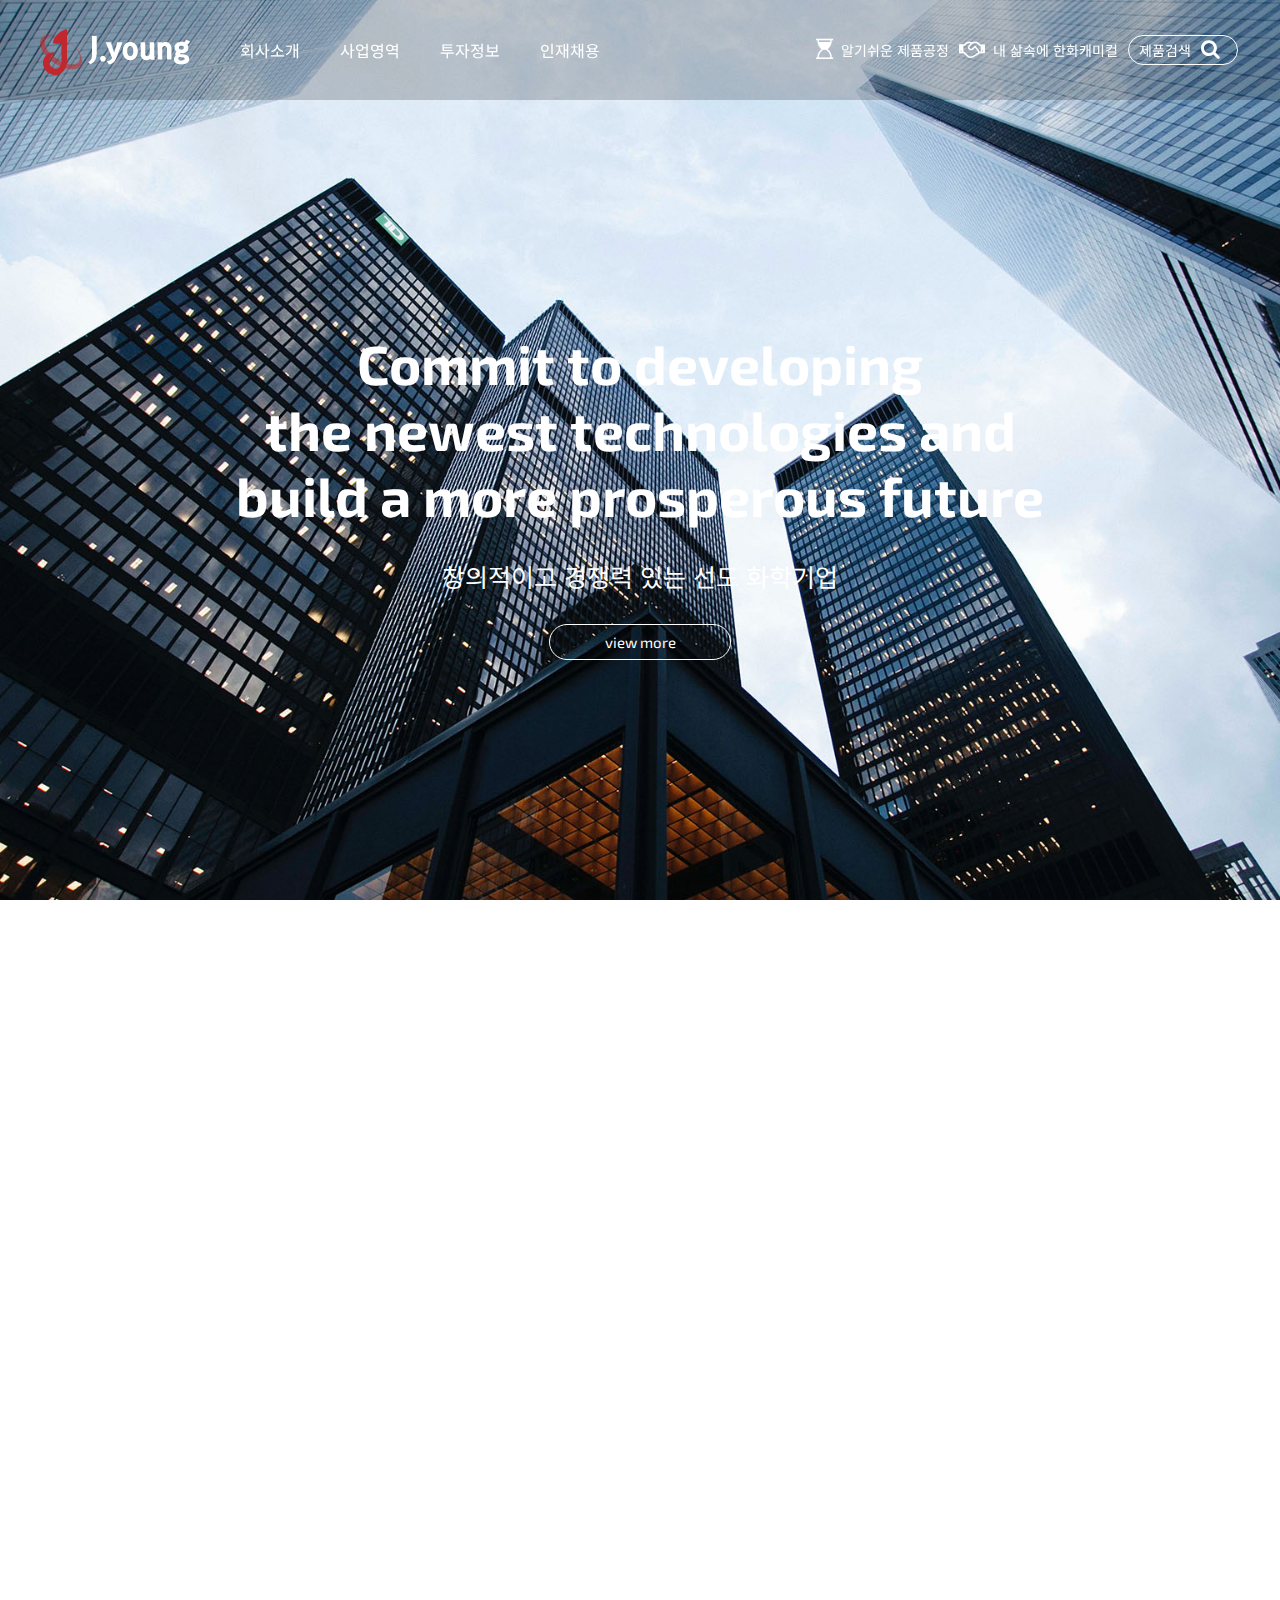
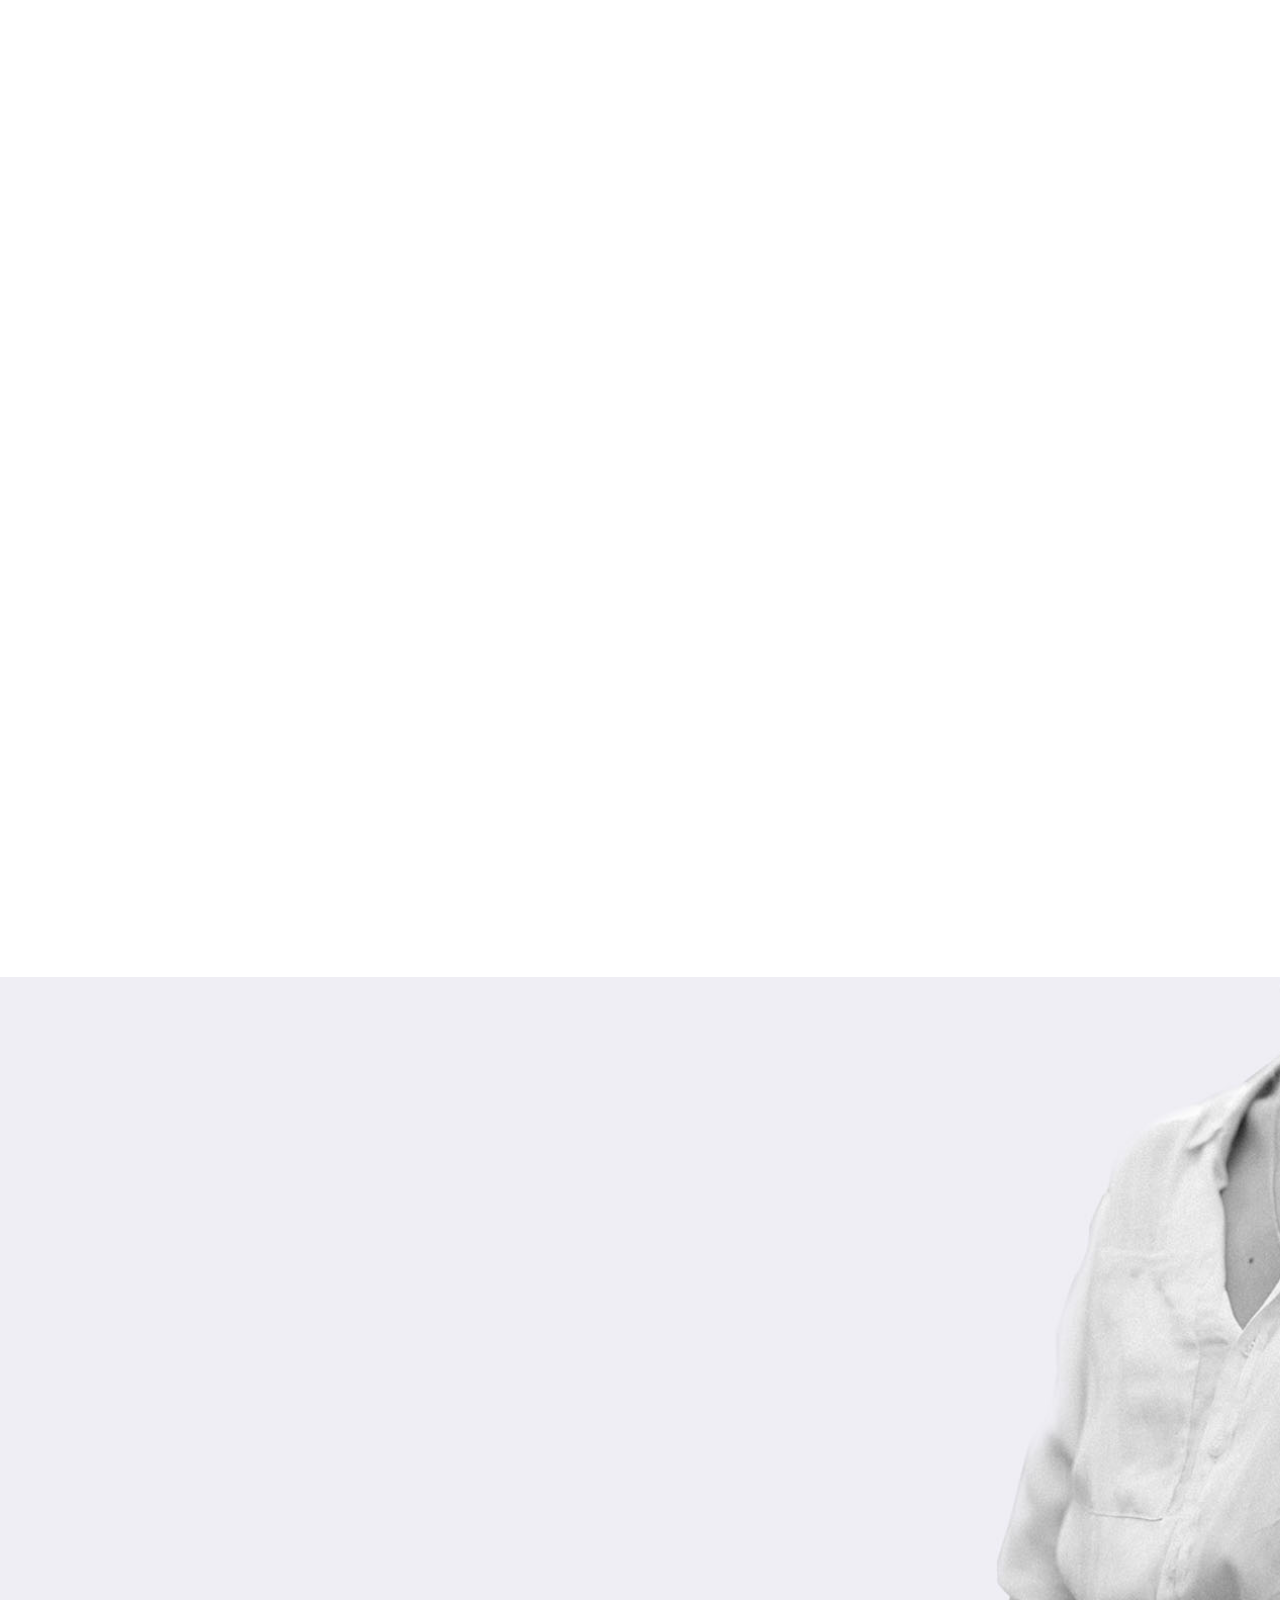
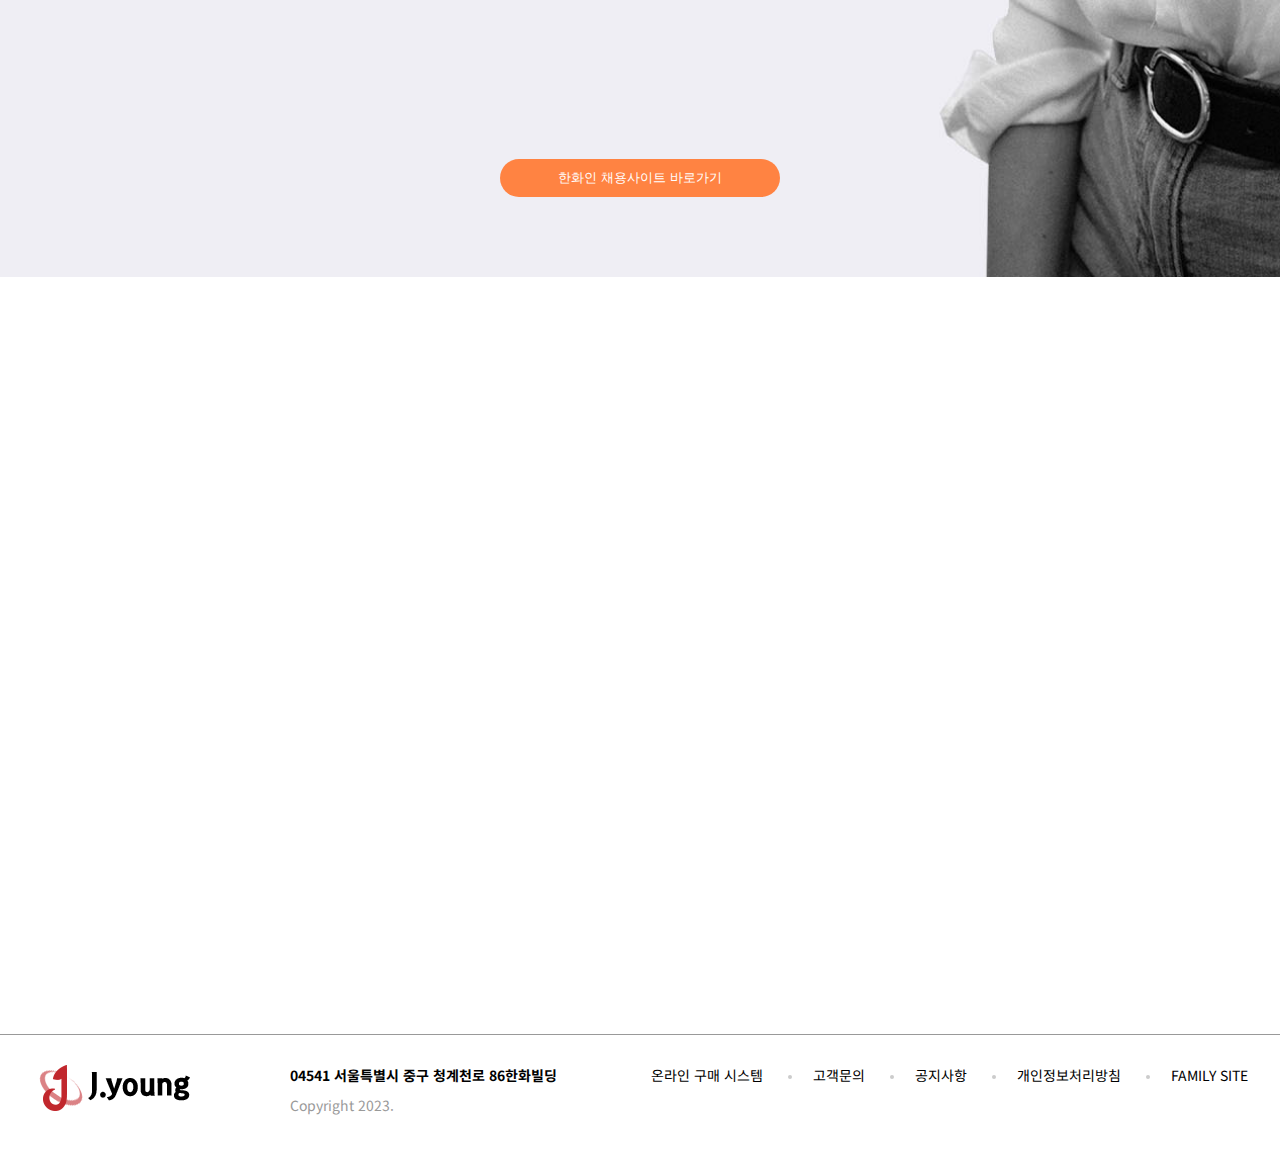
<file: 포폴삽입용/한화케미컬최종_반응형/12.레이아웃실전_03(한화캐미컬) - 2023년강의진행/index.html>
<!DOCTYPE html>
<html lang="ko">
<head>
    <meta charset="UTF-8">
    <meta http-equiv="X-UA-Compatible" content="IE=edge">
    <meta name="viewport" content="width=device-width, initial-scale=1.0">
    <title>한화캐미컬 </title>
    <link rel="stylesheet" href="css/style.css">
    <link rel="stylesheet" href="css/font-awesome.min.css">

    <!-- script -->
     <script src="js/jquery-3.3.1.min.js"></script>
    <script src="js/script.js"></script>
    <script src="js/scrolla.jquery.min.js"></script>
    <script src="js/splitting.min.js"></script> 
</head>
<body>
   <div class="wrap">
    <header>
        <div class="innerHeader">
            <h1 class="logo"><a href="index.html"><img src="img/logo.png" alt=""></a></h1>
            <nav>
                <ul class="gnb">
                    <li><a href="#">회사소개</a></li>
                    <li><a href="#">사업영역</a></li>
                    <li><a href="#">투자정보</a></li>
                    <li><a href="#">인재채용</a></li>
                </ul>
                <ul class="tnb">
                    <li><a href="#"><i class="fa fa-hourglass-start" aria-hidden="true"></i>알기쉬운 제품공정</a></li>
                    <li><a href="#"><i class="fa fa-handshake-o" aria-hidden="true"></i>내 삶속에 한화캐미컬</a></li>
                    <li><a href="#">제품검색<i class="fa fa-search" aria-hidden="true"></i></a></li>
                </ul>
                <a href="#" class="gnbMo"><i class="fa fa-bars" aria-hidden="true"></i></a>
            </nav>
        </div>
    </header>
    <!-- section.visual -->
    <section class="visual">
        <div class="mainTitle animate" data-animate="motion">
            <h2 class="en">
                <div data-splitting> Commit to developing</div>
                <div data-splitting> the newest technologies and</div>
                <div data-splitting> build a more prosperous future</div>            
            </h2>
            <p  class="animate" data-animate="motion">창의적이고 경쟁력 있는 선도 화학기업</p>
            <a href="#" class="view en animate" data-animate="motion" >view more</a>
        </div>
    </section>

    <!-- section.about -->
    <section class="about">
        <div class="inner">
            <div class="title animate" data-animate="motion">
                <h2 class="en">
                     <div data-splitting >ABOUT Hanwha Chemical <span class="color">.</span></div></h2>
                     <p>대한민국 대표 석유화학 기업, <br class="mo">한화케미칼을 소개합니다.</p>
            </div>
            <ul class="animate" data-animate="motion">
                <li>
                    <a href="#">
                        <p class="img"><img src="img/about_1.jpg" alt="회사소개"></p>
                        <div class="text">
                            <h3>회사소개</h3>
                            <p>삶의 가치를 높이는 기술기업, 한화캐미컬</p>
                            <p class="more">more</p>
                        </div>
                    </a>
                </li>
                <li>
                    <a href="#">
                        <p class="img"><img src="img/about_2.jpg" alt="회사소개"></p>
                        <div class="text">
                            <h3>중앙연구소</h3>
                            <p>설립이래 한결 같은 자세로 기술 개발에<br class="mo">
                                  전념해 오고 있습니다.
                            </p>
                            <p class="more">more</p>
                        </div>
                    </a>
                </li>
                <li>
                    <a href="#">
                        <p class="img"><img src="img/about_3.jpg" alt="회사소개"></p>
                        <div class="text">
                            <h3>투자정보</h3>
                            <p>한화케미컬 주요 경영사항을 제공합니다.</p>
                            <p class="more">more</p>
                        </div>
                    </a>
                </li>
            </ul>
        </div>
    </section>
    <!-- section.innovations -->
    <section class="innovations">
        <div class="inner">
            <div class="title animate" data-animate="motion">
                <h2 class="en"> <div data-splitting>OUR PRODUCT innovations <span class="color">.</span></div></h2>
                <p>끊임없는 기술 혁신으로 미래 성장 동력을 <br class="mo">지속 발굴합니다.</p>
            </div>
            <div class="imgBox animate" data-animate="motion">
                <div class="innerBox" >
                    <h3 class="en">01 <span>.</span> chlorinated polyfinylchloride</h3>
                    <div class="bottom">
                        <p>한화케미칼은 국내에서 처음으로 자체 기술로 CPVC를 생산하는데 성공하고 2017년 울산 2공장에 연산 3만톤 규모의  <br class="mo"> 공장을 건설해 생산 중입니다.</p>
                        <a href="#">제품상세보기</a>
                    </div>
                </div>
            </div>
        </div>
    </section>
    <!-- section.me -->
    <section class="me">
        <div class="inner">
            <div class="title animate" data-animate="motion">
                <h2 class="en"><div data-splitting>CHALLENGE ME <span class="color">.</span></div></h2>
                <p>한화와 함께 꿈을 키워 갈 인재를 기다립니다.</p>
            </div>
            <ul class="list animate" data-animate="motion">
                <li>
                        <h3> <i class="fa fa-briefcase" aria-hidden="true"></i> 직무특성</h3>
                         <p>한국 케미칼 산업의 역사를 이끌어 온 한화케미칼이 미래를 선도하는 글로벌 케미칼리더로 함께 성장해
                        나갈 인재를 모집합니다. <br>
                        글로벌 시장 진출 및 사업다각화가 본격화됨에 따라 체계적 · 전문적인 인재 육성의 중요성을 인식하고,
                        그에 걸맞은 다양한 교육프로그램과 인사제도를 폭넓게 실시하고 있습니다.</p>
                        <a href="#" class="more">more<i class="fa fa-chevron-right" aria-hidden="true"></i></a>
                </li>
                <li>
                    <h3><i class="fa fa-user-circle-o" aria-hidden="true"></i>인재상</h3>
                    <p>한화는 신용과 의리에 기반하여 '도전,헌신, 정도'를 3대 핵심가치로 삼는 인재상을 추구하고 있습니다.</p>
                    <ul class="in">
                        <li>
                            <em>Challenge</em>
                            <p>기존의 특에 안주하지 않고 변화와 혁신을 통해 최고를 추구하는 도전적인 한화인</p>
                        </li>
                        <li>
                            <em>Dedication</em>
                            <p>회사, 고객, 동료와의 인연을 소중히 여기고 큰 목표를 위해 혼신의 힘을 다하는 헌신적인 한화인</p>
                        </li>
                        <li>
                            <em>Intergrity</em>
                            <p>자긍심을 바탕으로 원칙에 따라 바르고 공정하게 행동하는 정도의 한화인</p>
                        </li>
                    </ul>
                    <a href="#" class="more">more<i class="fa fa-chevron-right" aria-hidden="true"></i></a>
                </li>
            </ul>
            <button>한화인 채용사이트 바로가기</button>
        </div>
    </section>
    <section class="sns">
        <div class="inner">
            <div class="title animate" data-animate="motion">
                <h2 class="en"> <div data-splitting>SNS CHANNEL <span class="color">.</span></div></h2>
                <p class="en">SNS를 통해 한화케미칼의 다양한 <br class="mo">모습을 만나보세요.</p>
            </div>
            <ul class="animate" data-animate="motion">
                <li>
                    <a href="#">
                        <p class="img"><img src="img/blog_1.png" alt=""></p>
                        <div class="bottom">
                            <p class="color">화학캐스트</p>
                            <p>자동차 색을 입히는 기술, 아크릴 수지 도료</p>
                            <p class="time">2020.03.10 <span>08:00</span></p>
                        </div>
                    </a>
                </li>
                <li>
                    <a href="#">
                        <p class="img"><img src="img/blog_3.png" alt=""></p>
                        <div class="bottom">
                            <p class="color">뉴스</p>
                            <p>한화케미칼 중앙연구소, 친환경 지원사업 업무협약식</p>
                            <p class="time">2020.03.10 <span>08:00</span></p>
                        </div>
                    </a>
                </li>
                <li>
                    <a href="#">
                        <p class="img"><img src="img/blog_2.jpg" alt=""></p>
                        <div class="bottom">
                            <p class="color">동호회</p>
                            <p>한화케미칼 중앙연구소, '청소년의 꿈'을 응원합니다.</p>
                            <p class="time">2020.03.10 <span>08:00</span></p>
                        </div>
                    </a>
                </li>
            </ul>
        </div>
    </section>
    <footer>
      <div class="inner">
        <h2 class="ftLogo"><img src="img/logo2.png" alt=""></h2>
        <ul class="address">
            <li>04541 서울특별시 중구 청계천로 86한화빌딩</li>
            <li>Copyright 2023.</li>
        </ul>
        <ul class="list">
            <li><a href="#">온라인 구매 시스템</a></li>
            <li><a href="#">고객문의</a></li>
            <li><a href="#">공지사항</a></li>
            <li><a href="#">개인정보처리방침</a></li>
            <li><a href="#">FAMILY SITE</a></li>
        </ul>
      </div>
    </footer>
   </div>
</body>
</html>
</file>
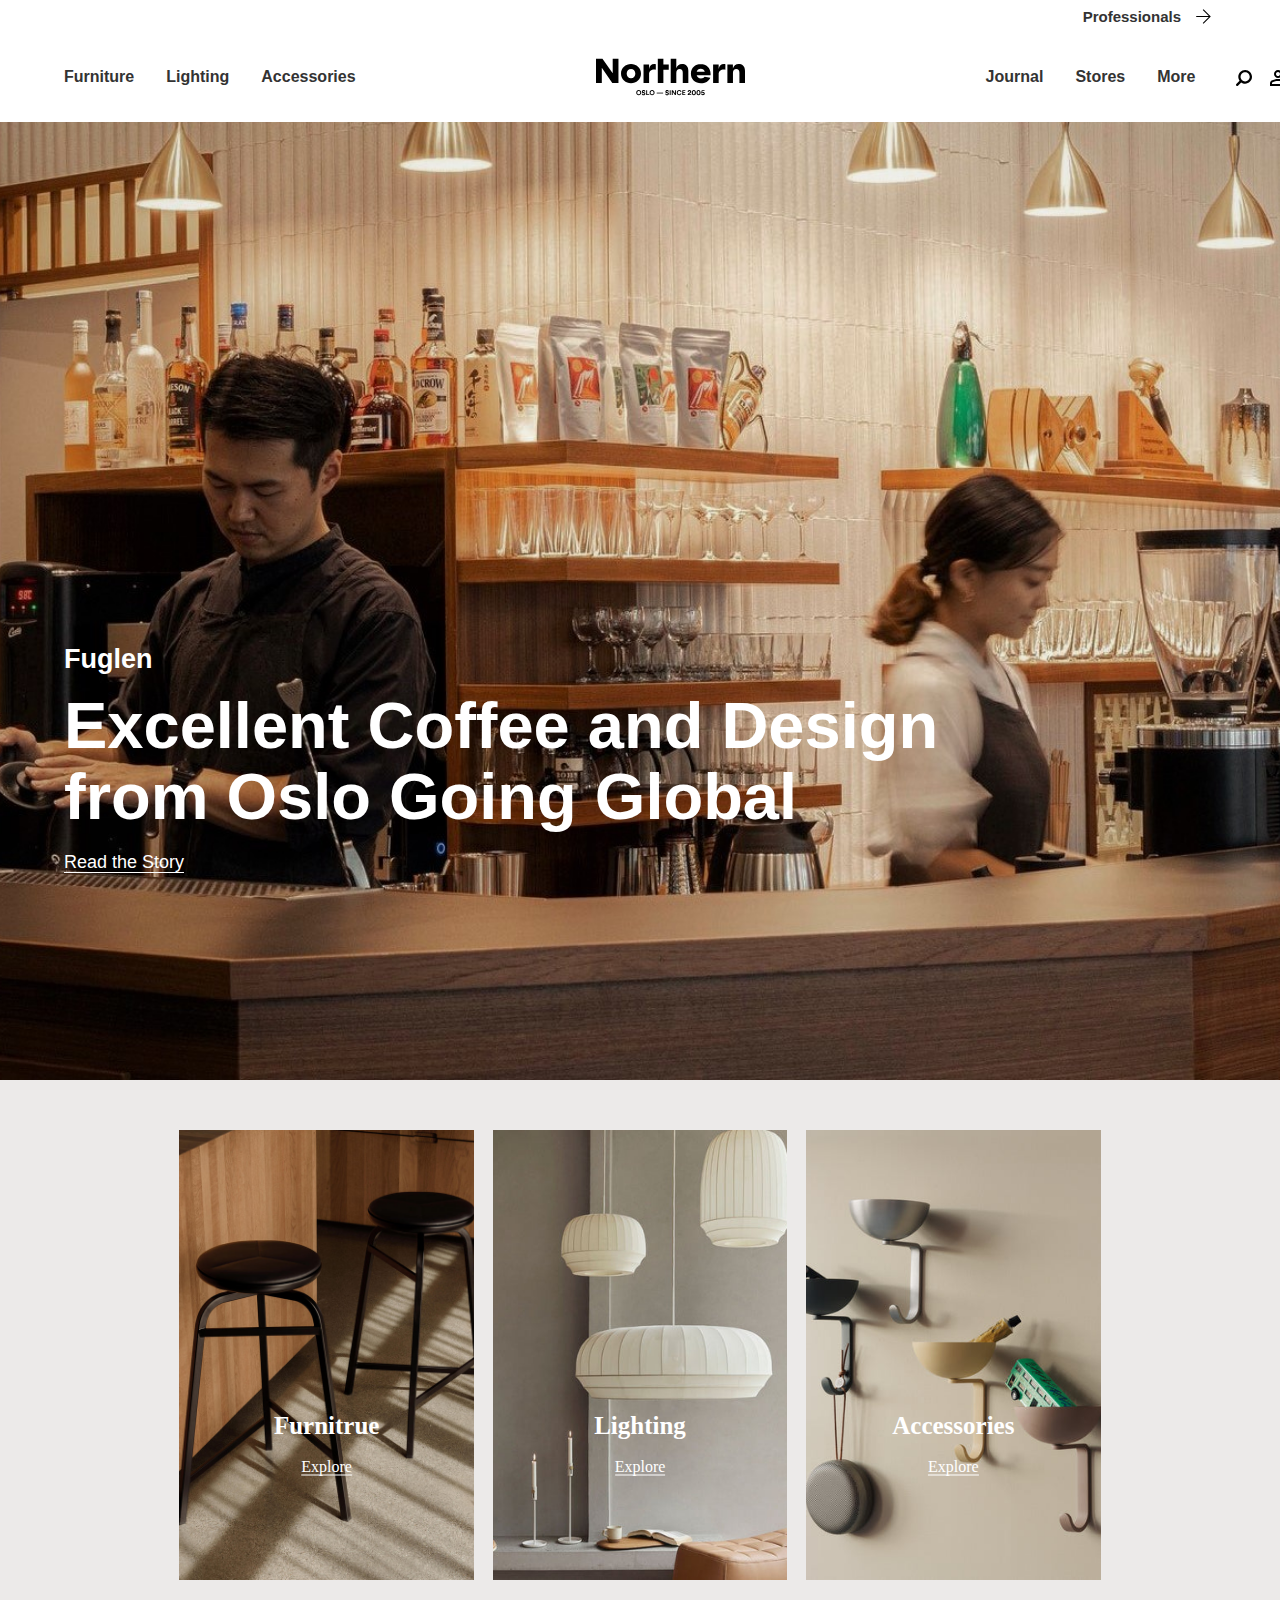
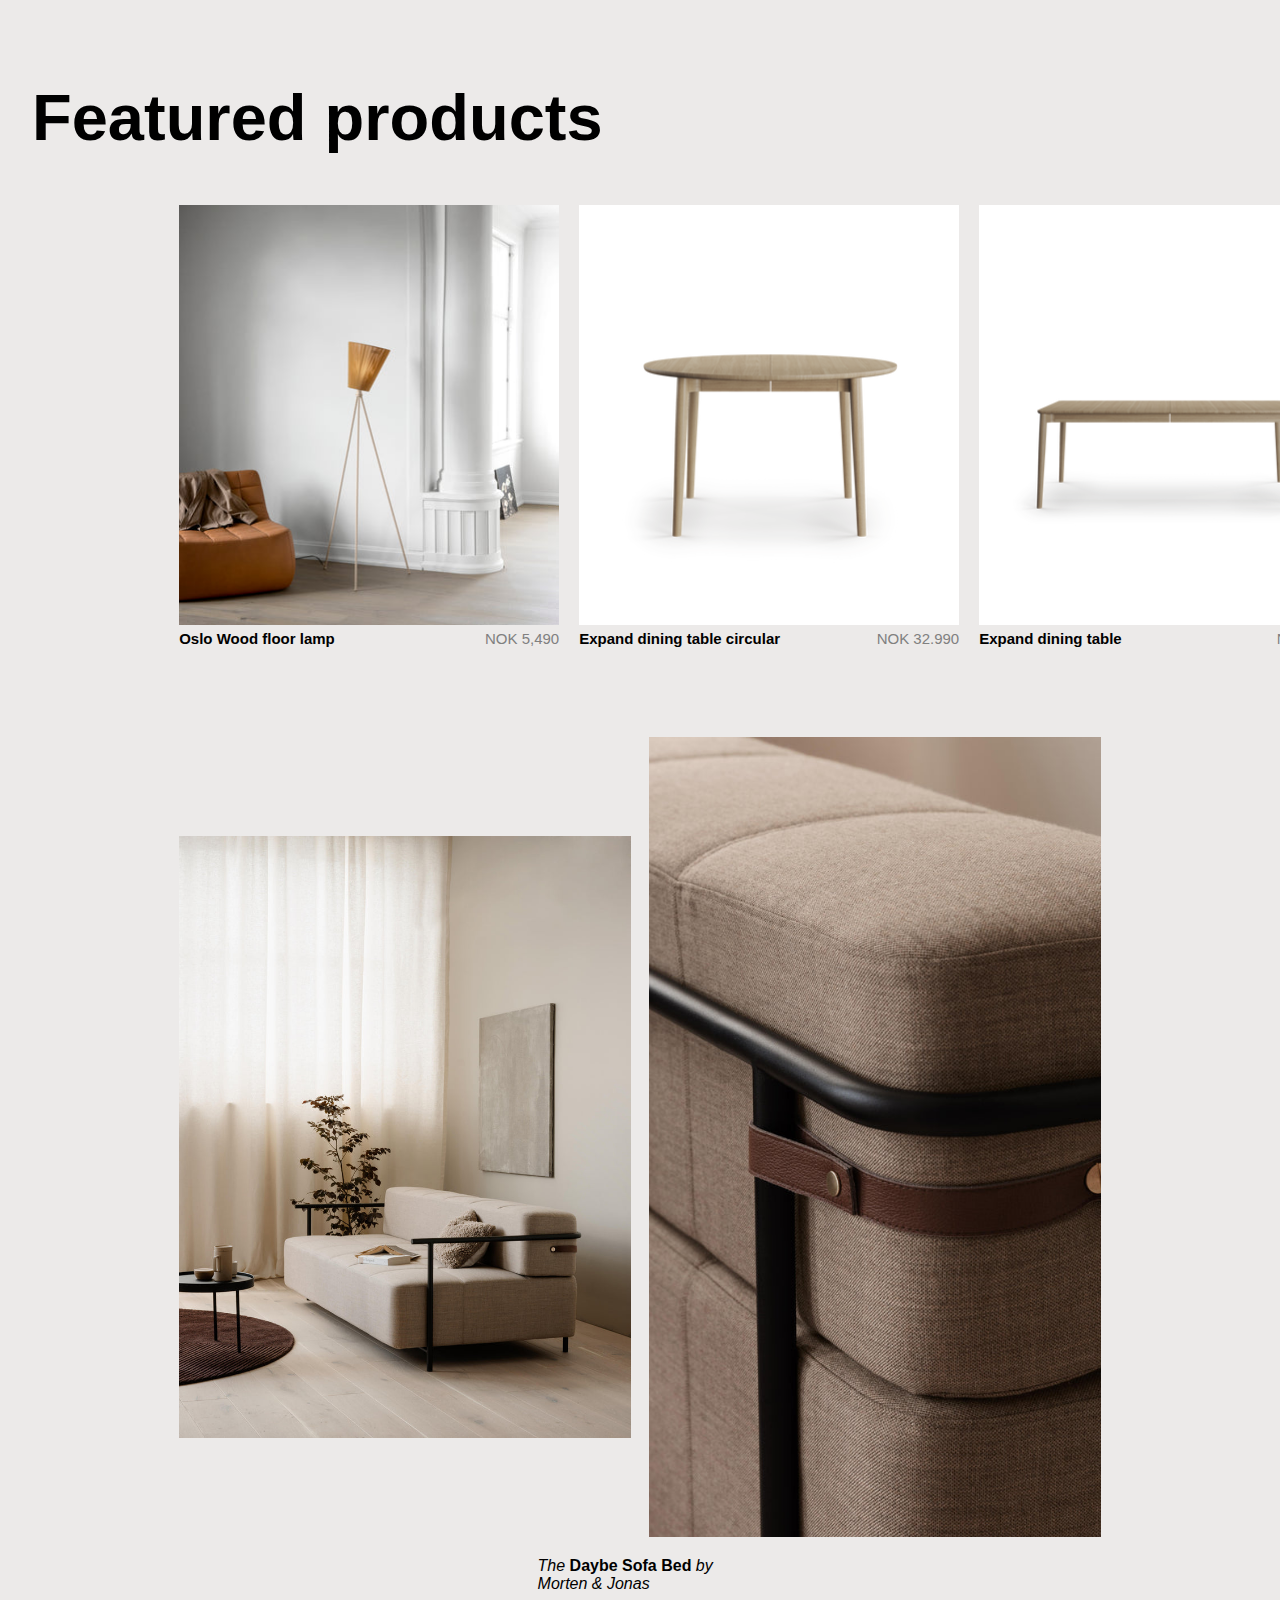
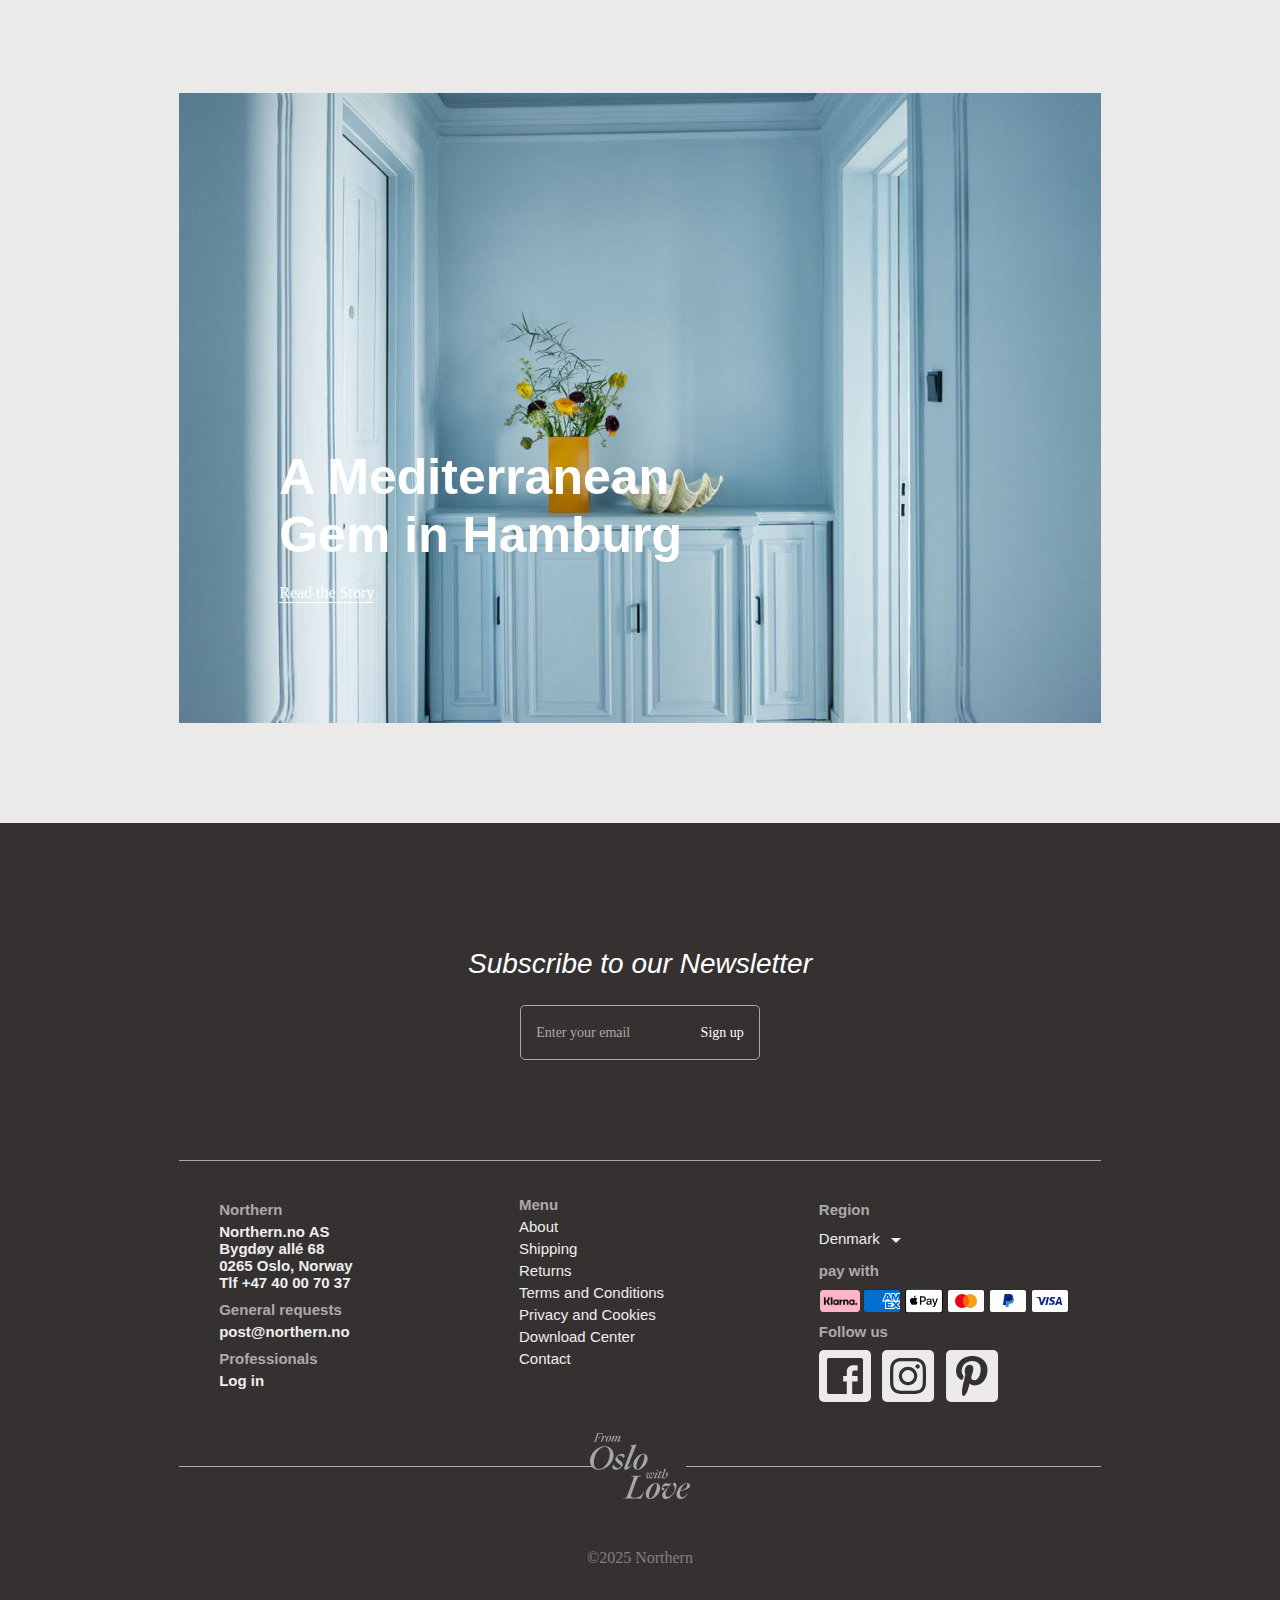
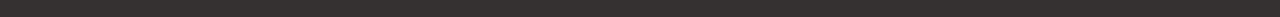
<file: 포폴삽입용/northern_정혜윤/clone/responsive.html>
<!DOCTYPE html>
<html lang="ko">
<head>
    <meta charset="UTF-8">
    <meta name="viewport" content="width=device-width, initial-scale=1.0">
    <title>Northern</title>
    <script src="js/jquery-3.3.1.min.js"></script>
    <script src="js/script.js"></script>
    <script src="js/scrolla.jquery.min.js"></script>
    <link rel="stylesheet" href="css/style.css">

</head>
<body>
    <div class="wrap">
        <header>
            <div class="inner">
            <div class="topHeader">
                <a href="#"><p>Professionals</p> 
                    <img src="img/svgexport-1.svg" alt="" class="white">
                </a>
            </div>
            <div class="innerHeader">
                <ul class="left">
                    <li><a href="#"><p>Furniture</p></a></li>
                    <li><a href="#"><p>Lighting</p></a></li>
                    <li><a href="#"><p>Accessories</p></a></li>
                </ul>
                <!-- <a href="#" class="menu-btn">Menu</a> -->
                <div class="logo">
                    <a href="index.html"><img src="img/svgexport-2.svg" alt=""></a>
                </div>
                <ul class="right">
                    <li><a href="#"><p>Journal</p></a></li>
                    <li><a href="#"><p>Stores</p></a></li>
                    <li><a href="#"><p>More</p></a></li>
                    <li><ul class="icon">
                        <li><a href="#">
                            <img src="img/svgexport-4.svg" alt="">
                        </a></li>
                        <li><a href="#">
                            <img src="img/svgexport-6.svg" alt="">
                        </a></li>
                        <li><a href="#">
                            <img src="img/svgexport-7.svg" alt="">
                        </a></li>
                    </ul></li>
                </ul>
            </div>
            <div class="innerHeader2">
                <div class="left2">
                    <a href="#"><p>Menu</p></a>
                </div>
                <div class="logo2">
                    <a href="index.html"><img src="img/svgexport-3.svg" alt=""></a>
                </div>
                <div class="right2 ">
                    <ul class="icon2">
                    <li><a href="#">
                        <img src="img/svgexport-6.svg" alt="">
                    </a></li>
                    <li><a href="#">
                        <img src="img/svgexport-7.svg" alt="">
                    </a></li>
                    </ul>
                </div>
            </div>
            </div>
        </header>


        <div class="visual">
            <p class="img"><img src="img/1(원본).jpeg" alt=""></p>
            <div class="textBox">
                <h3>Fuglen</h3>
                <h2>Excellent Coffee and Design <br class="open"> from Oslo Going Global</h2>
                <a href=""><p>Read the Story</p></a>
            </div>
        </div>

        <div class="explore">
            <div class="inner">
                <ul>
                    <li>
                        <div class="box">
                            <p class="img"><img src="img/2.jpg" alt=""></p>
                            <div class="txt">
                                <h3>Furnitrue</h3>
                                <a href="#">Explore</a>
                            </div>
                        </div>
                    </li>
                    <li>
                        <div class="box">
                            <p class="img"><img src="img/3.jpeg" alt=""></p>
                            <div class="txt">
                                <h3>Lighting</h3>
                                <a href="#">Explore</a>
                            </div>
                        </div>
                    </li>
                    <li>
                        <div class="box">
                            <p class="img"><img src="img/4.jpeg" alt=""></p>
                            <div class="txt">
                                <h3>Accessories</h3>
                                <a href="#">Explore</a>
                            </div>
                        </div>
                    </li>
                </ul>
            </div>
        </div>

        <div class="product">
            <h2>Featured products</h2>
            <div class="inner">
                <ul>
                    <li class="H">
                        <a href="#">
                        <p class="img"><img src="img/5.jpeg" alt=""></p>
                        <div class="txt">
                            <p class="name">Oslo Wood floor lamp</p>
                            <p class="nok">NOK 5,490</p>
                        </div>
                        </a>
                    </li>
                    <li class="T">
                        <a href="#">
                        <p class="img">
                            <img src="img/6.png" alt="" class="main">
                            <img src="img/7.jpeg" alt="" class="hov">
                        </p>
                        <div class="txt">
                        <p class="name">Expand dining table circular</p>
                        <p class="nok">NOK 32.990</p>
                        </div>
                        </a>
                    </li>
                    <li class="T">
                        <a href="#">
                        <p class="img">
                            <img src="img/8.png" alt="" class="main">
                            <img src="img/9.jpeg" alt="" class="hov">
                        </p>
                        <div class="txt">
                        <p class="name">Expand dining table</p>
                        <p class="nok">NOK 37.990</p>
                        </div>
                        </a>
                    </li>
                    <li class="H">
                        <a href="#">
                        <p class="img"><img src="img/10.jpeg" alt=""></p>
                        <div class="txt">
                        <p class="name">Tradition pendant lamp</p>
                        <p class="nok">NOK 3.990</p>
                        </div>
                        </a>
                    </li>
                    <li class="T">
                        <a href="#">
                        <p class="img">
                            <img src="img/11.png" alt="" class="main">
                            <img src="img/12.jpeg" alt="" class="hov">
                        </p>
                        <div class="txt">
                        <p class="name">Birdy table lamp</p>
                        <p class="nok">NOK 3.890</p>
                        </div>
                        </a>
                    </li>
                    <li class="H">
                        <a href="#">
                        <p class="img"><img src="img/13.jpeg" alt=""></p>
                        <div class="txt">
                        <p class="name">Daybe dining sofa</p>
                        <p class="nok">From NOK 19.990</p>
                        </div>
                        </a>
                    </li>
                    <li class="H">
                        <a href="#">
                        <p class="img">
                            <img src="img/14.jpeg" alt="" class="main">
                            <img src="img/14.jpeg" alt="" class="hov">
                        </p>
                        <div class="txt">
                        <p class="name">Nest wall hook</p>
                        <p class="nok">NOK 590</p>
                        </div>
                        </a>
                    </li>
                    <li class="T">
                        <a href="#">
                        <p class="img">
                            <img src="img/15.png" alt="" class="main">
                            <img src="img/16.jpeg" alt="" class="hov">
                        </p>
                        <div class="txt">
                        <p class="name">Loud bar cabinet</p>
                        <p class="nok">NOK 33.490</p>
                        </div>
                        </a>
                    </li>
                    <li class="H">
                        <a href="#">
                        <p class="img"><img src="img/17.jpeg" alt=""></p>
                        <div class="txt">
                        <p class="name">Into vase</p>
                        <p class="nok">NOK 990</p>
                        </div>
                        </a>
                    </li>
                    <li class="T">
                        <a href="#">
                        <p class="img">
                            <img src="img/18.png" alt="" class="main">
                            <img src="img/19.jpeg" alt="" class="hov">
                        </p>
                        <div class="txt">
                        <p class="name">Hifive Glass storage system</p>
                        <p class="nok">NOK 14.800</p>
                        </div>
                        </a>
                    </li>
                    <li class="H">
                        <a href="#">
                        <p class="img"><img src="img/20.jpeg" alt=""></p>
                        <div class="txt">
                        <p class="name">Over Me ceiling/wall lamp</p>
                        <p class="nok">NOK 2.990</p>
                        </div>
                        </a>
                    </li>
                    <li class="T">
                        <a href="#">
                        <p class="img">
                            <img src="img/21.png" alt="" class="main">
                            <img src="img/22.jpeg" alt="" class="hov">
                        </p>
                        <div class="txt">
                        <p class="name">Cling coffee table</p>
                        <p class="nok">NOK 10.990</p>
                        </div>
                        </a>
                    </li>
                    <li class="T">
                        <a href="#">
                        <p class="img">
                            <img src="img/23.png" alt="" class="main">
                            <img src="img/24.jpeg" alt="" class="hov">
                        </p>
                        <div class="txt">
                        <p class="name">Dokka pendant lamp</p>
                        <p class="nok">NOK 2.890</p>
                        </div>
                        </a>
                    </li>
                    <li class="H">
                        <a href="#">
                        <p class="img"><img src="img/25.jpeg" alt=""></p>
                        <div class="txt">
                        <p class="name">Fab vase</p>
                        <p class="nok">NOK 1.990</p>
                        </div>
                        </a>
                    </li>
                    <li class="H">
                        <a href="#">
                        <p class="img"><img src="img/26.jpeg" alt=""></p>
                        <div class="txt">
                        <p class="name">Granny candle holder</p>
                        <p class="nok">NOK 490</p>
                        </div>
                        </a>
                    </li>
                </ul>
            </div>

            <div class="btn">
                <a href="#" class="scroll-left"><p class="img"><img src="img/svgexport-10.svg" alt=""></p></a>
                <a href="#" class="scroll-right"><p class="img"><img src="img/svgexport-11.svg" alt=""></p></a>
            </div>
            
        </div>

        <div class="sofa">
            <div class="inner">
                <div class="big">
                    <p class="img1"><img src="img/27.jpeg" alt=""></p>
                    <p class="img2"><img src="img/28.jpeg" alt=""></p>
                </div>
                <p class="txt">The <span>Daybe Sofa Bed</span> by Morten & Jonas</p>
            </div>
        </div>

        <div class="Gem">
            <div class="inner">
                <div class="blue">
                    <p class="img"><img src="img/29.jpeg" alt=""></p>
                    <div class="txtBox">
                        <h2>A Mediterranean Gem <br class="close"> in <br class="last"> Hamburg</h2>
                        <a href=""><p>Read the Story</p></a>
                    </div>
                </div>
            </div>
        </div>

        <footer>
            <div class="inner">
                <div class="innerBox">
                    <div class="topBox">
                        <h2>Subscribe to our Newsletter</h2>
                        <div class="email">
                            <p>Enter your email</p>
                            <a href="#"><p>Sign up</p></a>
                        </div>
                    </div>
                    <div class="middleBox">
                        <ul class="box1">
                            <li>
                                <p class="tit">Northern</p>
                                <p>Northern.no AS <br>
                                    Bygdøy allé 68 <br>
                                    0265 Oslo, Norway <br>
                                    Tlf +47 40 00 70 37</p>
                            </li>
                            <li>
                                <p class="tit">General requests</p>
                                <a href="#"><p>post@northern.no</p></a>
                            </li>
                            <li>
                                <p class="tit">Professionals</p>
                                <a href="#"><p>Log in</p></a>
                            </li>
                        </ul>
                        <ul class="box2">
                            <li><p class="tit">Menu</p></li>
                            <li><a href="#">About</a></li>
                            <li><a href="#">Shipping</a></li>
                            <li><a href="#">Returns</a></li>
                            <li><a href="#">Terms and Conditions</a></li>
                            <li><a href="#">Privacy and Cookies</a></li>
                            <li><a href="#">Download Center</a></li>
                            <li><a href="#">Contact</a></li>
                        </ul>
                        <ul class="box3">
                            <li>
                                <p class="tit">Region</p>
                                <a href="#">
                                    <p>Denmark
                                    <span>
                                        <img src="img/svgexport-13.svg" alt="">
                                    </span>
                                    </p>
                                </a>
                                <ul class="country">
                                    <li><a href="#">Denmark</a></li>
                                    <li><a href="#">Germany</a></li>
                                    <li><a href="#">Norway</a></li>
                                    <li><a href="#">Sweden</a></li>
                                </ul>
                            </li>

                            <li>
                                <p class="tit">pay with</p>
                                <div class="pay">
                                    <a href="#"><p class="img"><img src="img/svgexport-14.svg" alt=""></p></a>
                                    <a href="#"><p class="img"><img src="img/svgexport-15.svg" alt=""></p></a>
                                    <a href="#"><p class="img"><img src="img/svgexport-16.svg" alt=""></p></a>
                                    <a href="#"><p class="img"><img src="img/svgexport-17.svg" alt=""></p></a>
                                    <a href="#"><p class="img"><img src="img/svgexport-18.svg" alt=""></p></a>
                                    <a href="#"><p class="img"><img src="img/svgexport-19.svg" alt=""></p></a>
                                </div>
                            </li>

                            <li>
                                <p class="tit">Follow us</p>
                                <div class="follow">
                                <a href=""><p class="img"><img src="img/svgexport-20.svg" alt=""></p></a>
                                <a href=""><p class="img"><img src="img/svgexport-21.svg" alt=""></p></a>
                                <a href=""><p class="img"><img src="img/svgexport-22.svg" alt=""></p></a>
                                </div>
                            </li>
                        </ul>
                    </div>

                    <div class="bottomBox">
                        <p class="oslo"><img src="img/svgexport-23.svg" alt=""></p>
                        <span>©2025 Northern</span>
                    </div>
                </div>
            </div>
        </footer>

    </div>
</body>
</html>
</file>
<file: 포폴삽입용/뮤자인최종_반응형/css/font.css>
@charset "utf-8";

@font-face {
 font-family: 'handel gothic';
 src: url(../font/handel gothic.ttf) format('truetype');
}
</file>
<file: 포폴삽입용/northern_정혜윤/clone/css/style.css>
@charset "utf-8";
@import url('https://fonts.cdnfonts.com/css/times-cg');
@import url('https://fonts.cdnfonts.com/css/heldane-text');
@import url('https://fonts.cdnfonts.com/css/helvetica-neue-5');
/* reset */
* {margin: 0;padding: 0; box-sizing: border-box;}
html, body, div, span, applet, object, iframe, h1, h2, h3, h4, h5, h6, p, blockquote, pre, a, abbr, acronym, address, big, cite, code, del, dfn, em, font, img, ins, kbd, q, s, samp, small, strike, strong, sub, sup, tt, var, b, u, i, center, dl, dt, dd, ol, ul, li, fieldset, form, label, legend, table, tbody, tfoot, thead, tr, th, td{margin:0;padding:0;}
h1, h2, h3, h4, h5, h6 {font-weight: 700; font-size: inherit;}
a {color: inherit; text-decoration: inherit;}
img {vertical-align: middle;}
a img {border: none;}
li {list-style: none;}
address, em, i {font-style: normal;}
a:focus {outline: none}
button:focus {outline: none}

/* layout */
/* common */
.wrap{width: 100%; background: #eceae9;}
.inner{width: 80%; margin: 0 auto;}


/* header */
header{font-family: 'Circular, Helvetica', sans-serif ; position:fixed; z-index: 200; width: 100%; color: #fff;}
header:after, header:hover{background: #fff; color: #333; transition: all 0.5s;}
header .inner{width: 90%; margin: 0 auto;}
header .inner .topHeader{display: flex; justify-content: flex-end; margin: 0 auto; height: 2rem; width: 100%;}
header .inner .topHeader a{float: right; align-items: center; width:7%; display: flex; justify-content: flex-end;}
header .inner .topHeader a p{font-size: 15px; font-weight: bold; margin-right:10px;}
header .inner .topHeader a img{width:25px; top: 0; right: 5%; filter: none;}
header:hover .inner .topHeader a img{filter: brightness(0%); transition: all 0.5s;}

header .inner .innerHeader{display: flex; justify-content: space-between; margin: 0 auto; line-height: 90px; width: 100%; height: 90px;}
header .inner .innerHeader .left{display: flex; justify-content:space-between; font-weight: bold; gap:2rem;}
header .inner .innerHeader .left p:hover{border-bottom: 2px solid #333; transition: all 0.5s;}
header .inner .innerHeader .logo{width:13%; position: relative; display: block;}
header .inner .innerHeader .logo img{width:100%;height: 100% ;position: absolute; top: 0; left: 0; filter: none;}
header:hover .inner .innerHeader .logo img{filter: brightness(0%); transition: all 0.5s;}

header .inner .innerHeader .right{display: flex; justify-content:space-between; gap:2rem; width: 20%;}
header .inner .innerHeader .right p{font-weight: bold;}
header .inner .innerHeader .right p:hover{border-bottom: 2px solid #333;}
header .inner .innerHeader .right .icon{display: flex; justify-content: space-between; width:30%; filter: none;}
header:hover .inner .innerHeader .right .icon img{filter: brightness(0%); transition: all 0.5s;}
header .inner .innerHeader .right .icon a{padding: 5px;}



/* visual */
.visual .img{width: 100%; height: 1080px; position: relative;}
.visual .img img{width: 100%; height: 100%; object-fit: cover;}
.visual .textBox{position: absolute; top:70%; left: 5%; color: #fff; font-family: 'Helvetica Neue', sans-serif; line-height: 1.1;} 
.visual .textBox h3{font-size: 27px; margin: 15px 0;} 
.visual .textBox h2{font-size: 65px; font-weight: bold;} 
.visual .textBox p{font-size: 18px; border-bottom: 1.5px solid #fff; width: fit-content; margin-top: 10px; margin: 20px 0;} 


/* Explore */
.explore .inner ul{display: flex; justify-content:space-between; width: 90%; margin: 50px auto;}
.explore .inner ul li{display: flex; justify-content:space-between; position: relative; align-items: center ;text-align: center; width: 32%;}
.explore .inner ul li .box{position: relative; width: 100%; height: auto; overflow: hidden;}
.explore .inner ul li .box .img img{width: 100%; height: 50vh; object-fit: cover;}
.explore .inner ul li .box .txt{position: absolute; top: 70%; left:50%; transform: translate(-50%,-50%); text-align: center; color: #fff;}
.explore .inner ul li .txt h3{font-size: 25px; margin-bottom: 15px;}
.explore .inner ul li .txt a{font-size: 16px; border-bottom: 1.5px solid #fff; line-height: 1.5;}
.explore .inner ul li .txt a:hover{color: gray;border-bottom: 1.5px solid gray;}


/* product */
.product{width: 100%; margin: 50px auto; font-family:'Circular, Helvetica', sans-serif; position: relative; overflow: hidden;}
.product .inner{position: relative; white-space: nowrap; padding-bottom: 10px; scrollbar-width: none;  overflow: visible;}
.product .inner::-webkit-scrollbar {display: none; }
.product .inner.is-dragging {cursor: grabbing; cursor: -webkit-grabbing; user-select: none; } /* 드래그 중 손모양으로 바꿈 */

.product h2{font-size: 65px; margin: 50px auto; width: 95%; font-weight: 800;}
.product .inner ul{display: flex; height: auto; width: max-content ; transform: translateX(0); transition: transform 0.3s ease; padding-left: 5%; overflow-x: auto;} 
.product .inner ul li{padding-right: 20px;}
.product .inner ul li a{display: block;}
.product .inner ul li .img{height: 420px; width: 380px; background: #fff;}
.product .inner ul li .img img{width: 100%; height: 100%; position: relative;}
/* hover */
.product .inner ul .H .img{overflow: hidden;}
.product .inner ul .H .img:hover img{transform: scale(1.1); transition: all 0.5s;}
/* transition */
.product .inner ul .T .img{position: relative;}
.product .inner ul .T .img img{position: absolute; top:0; left: 0; width: 100%; height: 100%; object-fit: cover;} 
.product .inner ul .T .img img.main{opacity: 1; z-index: 1;}
.product .inner ul .T .img img.hov{opacity: 0; z-index: 2;}
.product .inner ul .T .img:hover img.main{opacity: 0;}
.product .inner ul .T .img:hover img.hov{opacity: 1;}
/* txt */
.product .inner ul li .txt{width: 100%; display: flex; justify-content:space-between; margin-top: 5px; font-size: 15px;}
.product .inner ul li .txt .name{font-weight: 600;}
.product .inner ul li .txt .nok{color: gray;}
/* btn */
.product .btn{ position: absolute; top:35%; right: 0.5%; z-index: 10; display: flex; justify-content: space-between; width: 6.5%; opacity: 0; pointer-events: none; transition: opacity 0.5s ease;}
.product .inner:hover .btn , .product .btn:hover {opacity: 1; pointer-events: auto;} 
.product .btn a .img{width: 50px;height: 50px ;background:lightgray; opacity: 0.5;border-radius: 50%; display: flex; justify-content: center; align-items: center;}
.product .btn a .img img{height: 28px;width: 28px; display: block;}


/* sofa */
.sofa .inner .big{width: 90%; display: flex; justify-content: space-between; margin: 80px auto 0; align-items: center;}
.sofa .inner .big .img1{width: 49%; height: auto;}
.sofa .inner .big .img2{width: 49%; height: 800px;}
.sofa .inner .big .img1 img{object-fit: cover; width: 100%; height: 100%;}
.sofa .inner .big .img2 img{object-fit: cover; width: 100%; height: 100%;}
.sofa .inner .txt{font-family:'Circular, Helvetica',sans-serif; margin: 20px auto 0; width: 20%; font-style: italic; font-weight: 500; }
.sofa .inner .txt span{font-family:'Circular, Helvetica',sans-serif; font-style: normal; font-weight: bold;}

/* gem */
.Gem .inner .blue{width: 90%;position: relative; margin: 100px auto;}
.Gem .inner .blue .img{width: auto;height: 70vh;}
.Gem .inner .blue .img img{width: 100%;height: 100%; object-fit: cover;}
.Gem .inner .blue .txtBox{position: absolute; left: 100px; bottom: 120px; color: #fff;}
.Gem .inner .blue .txtBox h2{font-size: 50px; width: 50%; margin-bottom: 20px; font-family: 'Times CG', sans-serif; font-weight:bold;}
.Gem .inner .blue .txtBox a p{border-bottom: 1px solid #fff; width: fit-content; }

/* footer */
footer{width: 100%; background:#353131; color: #fff;}
footer .inner .innerBox{width: 100%; margin: 0 auto;}
footer .inner .topBox{width: 90%; border-bottom: 0.5px solid #aaa; margin: 0 auto; padding: 100px 0; }
footer .inner .topBox .innerTopBox{margin: 0 auto; align-items: center;}
footer .inner .topBox h2{font-size: 28px; font-family: 'Heldane Text', sans-serif; font-style: italic; font-weight: 100; margin: 25px auto; display: flex; justify-content: center;}
footer .inner .topBox .email{display: flex; justify-content: space-between; width: 26%; height: 55px; align-items: center; border: 1px solid #aaa; border-radius: 5px; margin: 0 auto; padding: 0 5px;}
footer .inner .topBox .email a p{color: #fff; font-size: 14px;}
footer .inner .topBox .email p{margin: 10px; color: #aaa; font-size: 14px;}

footer .inner .middleBox{width: 90%; margin: 0 auto; display: flex; justify-content: space-between; font-family:'Circular, Helvetica', sans-serif; font-style: normal; color: #eee; font-weight: bold; font-size: 15px;}
footer .inner .middleBox .box1 {width: 28%; margin: 30px;}
footer .inner .middleBox .box1 li{margin: 10px;}
footer .inner .middleBox li .tit{color: #aaa; font-weight: bold; margin-bottom: 5px;}

footer .inner .middleBox .box2{width: 28%; margin: 30px;}
footer .inner .middleBox .box2 li{margin: 5px;}
footer .inner .middleBox .box2 li .tit{font-weight: bold; color: #aaa;}
footer .inner .middleBox .box2 li a{font-weight: 500; color: #eee;}
footer .inner .middleBox .box2 li a:hover{font-weight: bold; color: #aaa;}

footer .inner .middleBox .box3{width: 28%; margin: 30px;}
footer .inner .middleBox .box3 li{display: flex; flex-direction: column; position: relative;}
footer .inner .middleBox .box3 li .tit{font-weight: bold; color: #aaa; margin: 10px 0;}
footer .inner .middleBox .box3 li a{position: relative; font-size: 15px; font-weight: 400;}
footer .inner .middleBox .box3 li a p{font-weight: 500; color: #eee;}

footer .inner .middleBox .box3 .country{display: none; margin: 0 auto; padding: 12px; border: 0.5px solid #aaa; background: #353131; width: 12vh; height: auto ;text-align: left; position: absolute; top:70px;z-index: 10;}

footer .inner .middleBox .box3 li .pay{display: flex; justify-content: space-between; width: 50%;}
footer .inner .middleBox .box3 li .pay p{width: 42px; height: 24px;}
footer .inner .middleBox .box3 li .pay p img{width:100%; height: 100%;}
footer .inner .middleBox .box3 li .follow{display:flex; justify-content: space-between; width: 180px;}
footer .inner .middleBox .box3 li .follow img{width: 100%; height: 100%;}

footer .inner .bottomBox {width: 90%; margin: 0 auto; align-items: center;}
footer .inner .bottomBox .oslo {position: relative; display: block; margin: 0 auto; text-align: center; width: 100%;}
footer .inner .bottomBox .oslo::before, footer .inner .bottomBox .oslo::after {content: ''; position: absolute; top: 50%; width: 45%; height: 1px; background: #aaa}
footer .inner .bottomBox .oslo::before {left: 0;}
footer .inner .bottomBox .oslo::after {right: 0;}
footer .inner .bottomBox .oslo img{width: 100px; filter: brightness(65%);}
footer .inner .bottomBox .oslo img:hover{filter: brightness(100%); transition: all 0.5s;}
footer .inner .bottomBox span{font-size: 16px; color: gray; display: flex; justify-content: center; padding: 50px 0; font-weight: 500;}





/* 반응형:responsive Web */

.innerHeader2{display: none;}
.Gem .inner .blue .close{display: none;}
.Gem .inner .blue .last{display: none;}

/* 1250px~901px */
@media screen and (max-width:1250px){ 
    header{width: 100%; margin: 0 auto;}
    header .inner{width: 100%; height: auto; object-fit: cover;}
    header .inner .innerHeader{display: flex;}
    header .inner .innerHeader .logo{width: 20%;}
    header .inner .innerHeader .right{gap: 5px; width: 29%;}
    .visual .inner img{width: auto; height: 100%; object-fit: cover;}
    .visual .inner .textBox{max-width: 1000px; top:65%;left: 8%;}
    .visual .inner .textBox h2 {font-size: 58px;}
    .visual .inner .textBox p{font-size: 17px;}
    .inner{width: 100%;}
    .explore .inner ul{width: 95%;}
    .product h2{font-size: 50px;}
    .product .inner ul li .img{width: 256px; height: 335px;}
    .product .inner ul li .txt{font-size: 15px; width: 256px;}
    .product .inner ul li .txt .name{font-weight: normal; white-space: nowrap; overflow: hidden; text-overflow: ellipsis; width: 60%;}
    .product .btn{right: 2%; width: 11%;}
    .sofa .inner .big{width: 95%;}
    .sofa .inner .big .img1{width: 49%; height: auto;}
    .sofa .inner .big .img2{width: 49%; height: 500px;}
    .sofa .inner .txt{width: 30%;margin: 20px auto;}
    .Gem .inner .blue {width: 95%;}
    .Gem .inner .blue .txtBox{width: 95%;}
    footer .inner .topBox{width: 98%; padding: 80px;}
    footer .inner .topBox .email{width: 35%;}
    footer .inner .topBox .email p{font-size: 15px;}
    footer .middleBox{width: 98%;}
    footer .middleBox .box1{margin: 30px 0;}
    footer .middleBox .box2{margin: 30px 0;}
    footer .middleBox .box3{margin: 30px 0; width: 33%;}
    footer .middleBox .box3 li{margin-bottom;: 10px}
    footer .bottomBox{width: 98%; padding: 20px;}
    footer .bottomBox span{font-size: 15px;}
}


/* 900px~770px */
@media screen and (max-width:900px){
    header .inner .innerHeader , header .inner .topHeader{display: none;}
    header .inner .innerHeader2{display: flex; justify-content: space-between; margin: 0 auto; line-height: 80px; width: 100%; font-family: 'Circular, Helvetica', sans-serif;height: 80px;}
    header .inner .innerHeader2 .left2{font-weight: bold; font-family: 15px;width: 10%; text-align: center;}
    header .inner .innerHeader2 .left2 p:hover{border-bottom: 2px solid #333; transition: all 0.5s;}
    header .inner .innerHeader2 .logo2{width: 18%; position: relative;}
    header .inner .innerHeader2 .logo2 img{width:100%; height: 100%; position: absolute;top: 0; left: 0; filter: none;}
    header:hover .innerHeader2 .logo2 img{filter: brightness(0%); transition: all 0.5s;}
    header .innerHeader2 .right2{display: flex; justify-content:space-between; gap:2rem; width: 10%;}
    header .innerHeader2 .right2 p{font-weight: bold;}
    header .innerHeader2 .right2 p:hover{border-bottom: 2px solid #333;}
    header .innerHeader2 .right2 .icon2{display: flex; justify-content: space-between; width:20%; filter: none;}
    header:hover .innerHeader2 .right2 .icon2 img{filter: brightness(0%); transition: all 0.5s;}
    header .innerHeader2 .right2 .icon2 a{padding: 5px;}

    .visual .img{height: 1000px; width: fit-content;;}
    .visual .img img{width: 100%; height: 100%;}
    .visual .textBox{max-width: 700px; top:60%; left: 8%;}
    .visual .textBox h3{font-size: 23px; font-weight: 300;}
    .visual .textBox h2{font-size: 60px;}
    .visual .textBox p{font-size: 15px;}
    .visual .textBox .close{display: inline-block;}
    .visual .textBox .open{display: none;}
    .product .inner{width: 100%;}
    .product .btn{width: 13%;}
    .sofa .inner .big{width: 95%;}
    .sofa .inner .big .img2{width: 48%;height: 440px;}
    .sofa .inner .txt{width: 41%;}
    .Gem .inner .blue{width: 95%;}
    .Gem .inner .blue .txtBox{left: 55px; bottom: 55px}
    .Gem .inner .blue .txtBox h2{width: 70%; font-size: 48px;}
    .Gem .inner .blue .txtBox .close{display: inline-block;}
    footer .inner .topBox .email{width: 58%;}
    footer .inner .bottomBox{width: 100%;}
    footer .inner .bottomBox .oslo:before{width:42%;}
    footer .inner .bottomBox .oslo:after{width:42%;}
}


/* 768px~500px*/
@media screen and (max-width:750px){
    header .inner .innerHeader, header .inner .topHeader{display: none;}
    header .inner .innerHeader2 {display: flex;}
    .Gem .inner .blue .last{display: none;}
    .visual .textBox{left: 3%; top:65%;}
    .explore .inner ul{display: block;}
    .explore .inner ul li{width: 100%; margin-top: 30px;}
    .explore .inner ul li .txt{ top:0; bottom: 140px;}
    .explore .inner ul li .txt a{font-weight: bold;}
    .product h2 {font-size: 40px; font-weight: bold;}
    .product .btn {display: none;}
    .sofa .inner .big{display: block; width: 95%; height: auto;margin: 0 auto;}
    .sofa .inner .big .img1{width: 98%; height: auto; margin-bottom: 10px;}
    .sofa .inner .big .img2{width: 98%; height: auto;}
    .sofa .inner .txt{width: 65%;}
    .Gem .inner .blue .txtBox{bottom:30px; left: 30px;}
    .Gem .inner .blue .txtBox h2{font-size: 40px; width: 90%; line-height: 1.1;}
    .Gem .inner .blue .txtBox h2 .close{display: none;}
    .Gem .inner .blue .txtBox h2 .last{display: block;}
    footer .inner .topBox .email{width: 70%;}
    footer .inner .middleBox{flex-direction: column; margin: 0 auto; display: block;}
    footer .inner .middleBox .box1{width: 45%;}
    footer .inner .middleBox .box2{width: 45%;}
    footer .inner .middleBox .box3{width: 45%;}
    footer .inner .middleBox .box3 li a p{display: flex;}
    footer .inner .bottomBox{width: 100%;}
    footer .inner .bottomBox .oslo:before{width:33%;}
    footer .inner .bottomBox .oslo:after{width:34%;}




}


/* 500px~*/
@media screen and (max-width:480px){
    header .inner .innerHeader, header .inner .topHeader{display: none;}
    header .inner .innerHeader2 {display: flex; width: 85%; margin: 0 auto;}
    .visual .textBox h2{font-size: 50px;}
    .sofa .inner .txt {width:100%;margin: 0 auto;}
    .Gem .inner .blue .txtBox h2 .last{display: none;}
    .Gem .inner .blue .txtBox a p{font-size: 14px;}
    footer .inner .topBox {width: 100%;}
    footer .inner .topBox h2{font-size: 26px; width:293px; margin:10px auto;}
    footer .inner .topBox .email{width:100%;}
    footer .inner .middleBox{margin: 0;}
    footer .inner .middleBox .box1{width: 20%;}
    footer .inner .middleBox .box2{width: 20%;}
    footer .inner .middleBox .box3{width: 20%;}
    footer .inner .bottomBox .oslo:before{width:33%;}
    footer .inner .bottomBox .oslo:after{width:34%;}
}
</file>
<file: 포폴삽입용/대방최종/css/main.css>
@charset "uft-8";
@import url('https://fonts.googleapis.com/css?family=Bebas+Neue|Noto+Sans+KR&display=swap');
/*reset*/
*{margin: 0; padding: 0;}
html, body, div, span, applet, object, iframe, h1, h2, h3, h4, h5, h6, p, blockquote, pre, a, abbr, acronym, address, big, cite, code, del, dfn, em, font, img, ins, kbd, q, s, samp, small, strike, strong, sub, sup, tt, var, b, u, i, center, dl, dt, dd, ol, ul, li, fieldset, form, label, legend, table, tbody, tfoot, thead, tr, th, td {margin:0;padding:0;}
a {color: inherit; text-decoration: none;}
li {list-style: none;}
address, em , i {font-style: none;}
h1,h2,h3,h4,h5,h6 {font-size: inherit;}
a:hover {text-decoration: none; color: inherit;}

/*layout*/
body {font-family: 'Noto Sans KR', sans-serif; font-size: 14px;}
.wrap {width: 100%; overflow: hidden;}
.en {font-family: 'Bebas Neue', cursive;}

/*header*/
header {width: 100%; position: fixed; z-index: 100; background:#191a1a;}
.innerHeader {padding: 0 60px; height: 90px; transition: all 0.3s;}
.innerHeader .logo {width: 200px; height: 36px; float: left; margin-top: 28px; transition: all 0.3s; }
.innerHeader .logo a {display: block; width: 100%; height: 100%; position: relative;}
.innerHeader .logo a img {width: 100%; position: absolute; top:0; left: 0;transition: all 0.3s; }
.innerHeader .logo a img:nth-child(2) {opacity: 0;}

/*gnb*/
.gnb {position: absolute; left: 50%; transform: translateX(-50%); width: 800px;}
.gnb > li {float: left; width: 20%; height: 90px; line-height: 90px;  transition: all 0.3s;position: relative;}
.gnb > li > a {display: block; width: 100%; height: 100%; text-align: center;color: #fff; font-size: 18px; font-weight: 500; }
.gnb > li > a:before {position: absolute; content: ''; background: #f8b922; width: 75%; height: 100%; z-index: -1; left: 50%; transform: translateX(-50%); top:-90px; opacity: 0; transition: all 0.3s;}
.gnb li:hover > a:before, .gnb li > a:focus:before {opacity: 1; top:0;}

.gnb ul.inner { position: absolute; top:80px; left: 12%; width: 160px; background: #fff;box-shadow: 2px 2px 8px rgba(0, 0, 0, 0.1); padding: 0; box-sizing: border-box; line-height:0; opacity: 0; transition: opacity 0.5s, top 0.5s; overflow: hidden;}
.gnb ul.inner.on { top: 90px; padding: 10px 25px; line-height: 50px; opacity: 1;}

.gnb ul.inner a {display: block; width: 100%; height: 100%;font-size: 17px;}
.gnb ul.inner a span {display: inline-block; position: relative;}
.gnb ul.inner a span:after {content: ''; width: 0; height: 2px; background: #f8b922; position: absolute; left: 0; bottom:8px; transition: all 0.3s;}
.gnb ul.inner a:hover span:after, .gnb ul.inner a:focus span:after {width: 100%; padding-right: 10px; }

/*fixHeader*/
header.on .innerHeader {height: 60px; transition: all 0.4s;}
header.on .innerHeader .logo {margin-top: 13px; transition: all 0.4s;}
header.on .innerHeader .logo a img:nth-child(1) {opacity: 0;}
header.on .innerHeader .logo a img:nth-child(2) {opacity: 1;}
header.on .gnb > li { height: 60px; line-height: 60px; transition: all 0.4s;}
header.on .gnb ul.inner.on {top: 60px;}

/*section.visual*/
.visual .slide li {position: relative; width: 100%; height: 870px; text-align: center; color: #fff;}

.visual .slide li:before {content: ''; width: 32px;height: 32px; position: absolute;left: 50%; transform:translateX(-50%); top: 22%; background: url(../img/symbol.png) no-repeat center/cover; z-index: 1;}
.visual .slide li img {height: 100%; width: auto; position:absolute; left: 50%; transform: translateX(-50%) scale(1); top:0; }



.visual .slide li .txt{position: absolute; width: 100%; top: 34%;  font-size: 135px;  line-height: 1; letter-spacing: 12px;   }
.visual .slide li a {display: inline-block; position: absolute; left: 50%; transform: translateX(-50%); bottom:27%; font-size: 20px; letter-spacing: 1px; }
.visual .slide li a:after {content: ''; width: 65%; height: 2px; position: absolute; left: 50%; transform: translateX(-50%);bottom: -6px; background: #f8b922; transition: all 0.3s;}
.visual .slide li a:hover:after,.visual .slide li a:focus:after {width: 100%; transition: all 0.3s;}

/*mask*/
.visual .slide li .mask {display: block; position: absolute; top: 0; width: 1px; height: 100%; background: rgba(255, 255, 255, 0.35);}
.visual .slide li .mask.a{left: 0%;}
.visual .slide li .mask.b{left: 25%;}
.visual .slide li .mask.c{left: 50%;}
.visual .slide li .mask.d{left: 75%;}

/*화살표*/
.slick-arrow {position: absolute; top:50%; transform: translateY(-50%); z-index: 20; background: none; width: 110px; height: 52px; border: none; 
    text-align: right;text-transform: uppercase; font-size: 20px; color: #fff; letter-spacing: 2px; font-family: 'Bebas Neue', cursive;}
.slick-next {right: 0; text-align: left;}
.slick-arrow:after {content: ''; position: absolute; left: 0; top: 50%; transform: translateY(-50%); width: 55%;height: 2px; background: #fff;}
.slick-next:after {left: 45%;}
.slick-arrow:before {content: ''; width: 0%;height: 100%; background: #fff; position: absolute; top:0; transition: all 0.4s;z-index: -1; }
.slick-prev:before {left: 0;}
.slick-next:before {right: 0;}

/*화살표 호버효과*/
.slick-arrow:hover {color:#000; transition: all 0.3s; cursor: pointer;}
.slick-arrow:hover:after {background: #f8b922;}
.slick-arrow:hover:before {width: 112%;}

/*인디케이터*/
.visual .slide .slick-dots{position: absolute; bottom: 10%; left:50%; transform: translateX(-50%);z-index: 20;}
.visual .slide .slick-dots li {width: 2px; height: 20px; float: left; margin: 0 10px; }
.visual .slide .slick-dots li:before {display: none;}
.visual .slide .slick-dots li button {width: 100%; height: 100%; background: #fff; border: none; text-indent: -9999px;}
.visual .slide .slick-dots:hover, .visual .slide .slick-dots button:hover {cursor: pointer;}
/*활성화된 슬라이드 인디케이터 크기와 색변경*/
.visual .slide .slick-dots li.slick-active button {background: #f8b922; height: 28px; margin-top: -12px; transition: height 0.3s; }


/*slide애니메이션*/
/*1.노란 게이지바*/
.visual .slick-active:after {content: ''; width: 100%; height: 5px; background: #f8b922; position: absolute; left: 0; bottom: 0; animation-name: bar; animation-duration: 7s;}
@keyframes bar {
    0% {width: 0%;}
    100%{width: 100%;}
}

/*2.마스크애니*/
@keyframes mask {
    0%{ width: 25%; background: #000;}
    50%{ width: 25%; background: #000;}
    99%{background: #000;}
}
.visual .slick-active .mask.a {animation-name: mask; animation-duration: 0.4s;}
.visual .slick-active .mask.b {animation-name: mask; animation-duration: 0.6s;}
.visual .slick-active .mask.c {animation-name: mask; animation-duration: 0.8s;}
.visual .slick-active .mask.d {animation-name: mask; animation-duration: 1s;}


/*splitting text animation*/
.visual .slick-active .splitting .char {display: inline-block;
  animation: slide-up 1s cubic-bezier(.5, 0, .5, 1) both;
  animation-delay: calc(60ms * var(--char-index));
}
@keyframes slide-up {
    0%{transform: translateY(30px); opacity: 0;}
    80%{transform: translateY(30px); opacity: 0;}
}

/*FIND OUT MORE 버튼 애니*/
.visual .slick-active a{animation-name: slide-up2 ; animation-duration: 1s;}
@keyframes slide-up2  {
    0%{bottom: 20%; opacity: 0;}
    60%{bottom: 20%; opacity: 0;}
}
.visual .slick-active img {animation-name: img ; animation-duration: 7s;}
@keyframes img  {
    0%{transform: scale(1.2) translateX(-50%);}
}

/*contents*/
.contents{position: relative; background: #fff; } 
.contents .line {display: block; position: absolute; top:0; width: 1px; height: 100%; background: #eee;}
.contents .line.a{left: 25%;}
.contents .line.b{left: 50%;}
.contents .line.c{left: 75%;}

/*information*/
.contents .information .scrollBox{width: 1200px; margin: 0 auto; position: relative; margin-bottom: 150px; }


.contents .information .scrollBox .scroll {display: block; width: 350px; height: 60px;background: #f8b922; padding-left: 25px; box-sizing: border-box; font-size: 20px; letter-spacing: 2px; position: relative; line-height: 60px;}

.contents .information .scrollBox .scroll span {width: 60px;height: 60px; position: absolute;right: 0;top:0; animation: scroll linear 0.8s 0s infinite;}
.contents .information .scrollBox .scroll span img {width: 100%;}
@keyframes scroll {
    0%{top: 0;}
    50%{top: 7px;}
    100%{top: 0;}
}
.contents .inner {width: 1200px; margin: 0 auto; position: relative;  }
.contents .inner:after {content: ''; width: 3px; height: 60px; position: absolute; left: 50%; top: -60px;transform:translateX(-50%); background: #f8b922; }

/*공통된 타이틀*/
.contents .title {color:#666; }
.contents .title .en{font-size: 62px; letter-spacing: 10px; color:#5d6168; line-height: 1.1;}
.contents .title p{font-size: 24px; margin-top: 15px;}

/*공통된 버튼(더보기버튼)*/
.contents .more {display: inline-block; position: absolute; left: 0; bottom: 0; font-size: 22px;padding-bottom: 8px; color: #666;}
.contents .more:after {content: ''; width: 70%; height: 4px;background: #f8b922; position: absolute; bottom: 0; left: 0; transition: all 0.3s; }
.contents .more:hover:after {width: 100%;}

/*inner:after 애니메이션*/
.motion:after {animation-name: slide-down; animation-duration: 0.5s;}
@keyframes slide-down {
    0% {transform: translateY(-80px); opacity: 0;}
}

/*.slide2*/
.contents .slideBox {width: 1200px; margin: 0 auto; position: relative; height: 500px; margin-top: 50px; }
.contents .slideBox .slide2{width: 1500px; position: absolute; right: -50%;}
.contents .slideBox .slide2 li{margin-right: 50px;}
.contents .slideBox .slide2 li a{display: block; width: 100%; height: 100%; position: relative;}
.contents .slideBox .slide2 li a p.img {width: 100%; height: 100%; overflow: hidden; position: relative;}
.contents .slideBox .slide2 li a p.img img { width: 100%; transition: all 2s; }

/*테두리호버효과*/
.contents .slideBox .slide2 li a:before {content: ''; width: 0%; height: 6px; background: #f8b922; position: absolute; top:0; left:0; opacity: 0; z-index: 2; transition: all 0.3s;}
.contents .slideBox .slide2 li a:after{content: ''; width: 0%; height: 6px; background: #f8b922; position: absolute; bottom:0; right:0; opacity: 0; z-index: 2; transition: all 0.3s; }

.contents .slideBox .slide2 li a .img:before {content: ''; width: 6px; height: 0%; background: #f8b922; position: absolute; bottom:0; left:0; opacity: 0; z-index: 2; transition: all 0.3s;}
.contents .slideBox .slide2 li a .img:after{content: ''; width: 6px; height: 0%; background: #f8b922; position: absolute; top:0; right:0; opacity: 0; z-index: 2; transition: all 0.3s; }
.contents .slideBox .slide2 li a:hover:before,.contents .slideBox .slide2 li a:hover:after {opacity: 1; width: 100%;}
.contents .slideBox .slide2 li a .img:hover:before,.contents .slideBox .slide2 li a .img:hover:after {opacity: 1;height: 100%;}

/*이미지 검정 BG, 아이콘 효과*/
.contents .slideBox .slide2 li a:hover img {transform: scale(1.1);}
.contents .slideBox .slide2 li a .img span:before {content: ''; width: 100%; height: 100%; background: rgba(3, 3, 3, 0.4); position:absolute; left: 0; top:0; opacity: 0; transition: all 0.3s; z-index: 1;}
.contents .slideBox .slide2 li a .img span:hover:before {opacity: 1;}
.contents .slideBox .slide2 li a .img span:after {content: ''; width: 45px;height: 45px; background: url(../img/more.png)no-repeat center; border:1px solid #fff; position: absolute; left: 50%; top: 50%; transform: translate(-50%,-50%) scale(0);transition: all 0.4s; transition-delay: 0.15s; z-index: 2;}
.contents .slideBox .slide2 li a .img span:hover:after{transform: translate(-50%,-50%) scale(1);}

/*slick-dots*/
.contents .slideBox .slide2 .slick-dots{position: absolute; left: -300px; top:50%; transform: translateY(-50%);}
.contents .slideBox .slide2 .slick-dots button {height: 35px; background: none; border:none; font-size: 16px; position: relative; padding-left: 40px; margin-bottom: 50px; text-align: left;letter-spacing: -1px;}

.contents .slideBox .slide2 .slick-dots button:before {content:'01'; font-weight: bold; color: #666; font-size: 30px; font-family: 'Bebas Neue', cursive; position: absolute; top:0; left: 0;}
.contents .slideBox .slide2 .slick-dots li:nth-child(2) button:before{content:'02';}       
.contents .slideBox .slide2 .slick-dots li:nth-child(3) button:before{content:'03';}       
.contents .slideBox .slide2 .slick-dots li:nth-child(4) button:before{content:'04';}   
.contents .slideBox .slide2 .slick-dots button:hover{cursor: pointer; }

/*슬라이드 현재 페이지 표시 밑줄 애니메이션*/
.contents .slideBox .slide2 .slick-dots .slick-active{position: relative; transition: all 0.3s;}
.contents .slideBox .slide2 .slick-dots .slick-active:after {content: ''; width: 400px; height: 4px; background: #f8b922; position: absolute; left: 0; bottom:30px;animation-name: line; animation-duration: 0.3s;}
@keyframes line{
    0%{left: -500px; opacity: 0;}
}

/*타이틀 영어 애니*/
.motion .char{display: inline-block;
  animation: slide-up2  0.4s cubic-bezier(.5, 0, .5, 1) both;
  animation-delay: calc(70ms * var(--char-index));
}
@keyframes slide-up2 {
    0%{transform: translateY(30px); opacity: 0;}
    30%{transform: translateY(30px); opacity: 0;}
}

/*타이틀 한글 애니*/
.motion .title p {animation: slide-up2; animation-duration: 1s; }


/*video*/
.contents .video{height: 650px;padding: 130px 0;box-sizing: border-box; margin-top: 150px; background: url(../img/video3.jpg)no-repeat center left 50%/cover; position:relative;}
.contents .video.motion {background: url(../img/video3.jpg)no-repeat center left 20%/cover; transition: all 1s;}
.contents .video .inner:after {display: none;}

.contents .video .inner {overflow: hidden;}
.contents .video .inner .title {margin-top: 70px; color: #fff; float: left;}
.contents .video .inner .title .en {color:#fff; font-size: 28px; letter-spacing: 8px;}
.contents .video .inner .title p {font-size: 54px; font-weight: bold;}

.contents .video .inner .videoBox {float: right; position:relative; width: 690px; height: 391px;}
.contents .video .inner .videoBox iframe {position: absolute; display: none;}
.contents .video .inner .videoBox .mask {width: 100%; height: 100%; position: absolute; }
.contents .video .inner .videoBox .mask span {display: block; width: 100%;height: 100%; position: relative;}
.contents .video .inner .videoBox .mask span img{width: 100%; transition: all 1s;}
.contents .video .inner .more {color: #fff; bottom: 80px;}


/*비디오 호버효과*/
.contents .video .inner .videoBox:hover{cursor: pointer;}



.contents .video .inner .videoBox .mask:before {content: ''; width: 0%; height: 6px; background: #f8b922; position: absolute; top:0; left:0; opacity: 0; z-index: 2; transition: all 0.3s;}
.contents .video .inner .videoBox .mask:after{content: ''; width: 0%; height: 6px; background: #f8b922; position: absolute; bottom:0; right:0; opacity: 0; z-index: 2; transition: all 0.3s; }
.contents .video .inner .videoBox .mask span:before {content: ''; width: 6px; height: 0%; background: #f8b922; position: absolute; bottom:0; left:0; opacity: 0; z-index: 2; transition: all 0.3s;}
.contents .video .inner .videoBox .mask span:after{content: ''; width: 6px; height: 0%; background: #f8b922; position: absolute; top:0; right:0; opacity: 0; z-index: 2; transition: all 0.3s; }


.contents .video .inner .videoBox .mask:hover:before,.contents .video .inner .videoBox .mask:hover:after {opacity: 1; width: 100%;}
.contents .video .inner .videoBox .mask span:hover:before,.contents .video .inner .videoBox .mask span:hover:after {opacity: 1;height: 100%;}

/*business*/
.contents .business {position: relative;}
.contents .business .inner {position: absolute; width: 476px;top:0;left: 25%; padding: 150px 0 100px;}
.contents .business .inner:after {top:0; left: 0;}
.contents .business .list {width: 1520px; height: 1250px;margin:auto;position: relative;}
.contents .business .list li{position:absolute;}
.contents .business .list li:nth-child(1){left:-50px; top:500px;}
.contents .business .list li:nth-child(2){right:193px; top:150px;}
.contents .business .list li:nth-child(3){right:-50px; bottom: 0px;}
.contents .business .list li a{display: block; width: 100%;height: 100%; position: relative;}
.contents .business .list li a .img {overflow: hidden;}
.contents .business .list li a .img img{width: 100%; vertical-align: bottom; transition: all 1s;}
.contents .business .list li a .txt{position: absolute; background: #fff; width: 300px; height: 455px; padding: 50px 0 0 40px; box-sizing: border-box; border:1px solid #f8b922; line-height: 1.2; box-shadow: 3px 3px 10px rgba(0, 0, 0, 0.2); transition: all 0.3s;}
/*크기, 위치 다르게 변경*/
.contents .business .list li:nth-child(1) a .txt {width: 455px; height: 330px; right: -200px; top:50px;}
.contents .business .list li:nth-child(2) a .txt {left: -100px; top:40px;}
.contents .business .list li:nth-child(3) a .txt {left: -100px; top:-40px;}


.contents .business .list li a .txt h3{font-size: 40px; font-weight: normal; letter-spacing: 1px; margin-bottom: 30px;}
.contents .business .list li a .txt h3 span {color:#f8b922;}
.contents .business .list li a .txt p{font-size: 16px; color:#666;}
.contents .business .list li a .icon {position: absolute; width: 45px; height: 45px; border: 1px solid #f8b922; bottom:40px; left:40px; transition: all 0.3s;}
.contents .business .list li a .icon:after {content:'';width: 2px; height: 15px; position: absolute; left: 50%; top:50%; transform: translate(-50%,-50%);background:#f8b922; }
.contents .business .list li a .icon:before {content:'';width: 15px; height: 2px; position: absolute; left: 50%; top:50%; transform: translate(-50%,-50%);background:#f8b922; }

/*호버효과*/
.contents .business .list li a:hover .img img{transform: scale(1.1);}
.contents .business .list li a:hover .txt {background:#f8b922; }
.contents .business .list li a:hover h3,.contents .business .list li a:hover h3 span,.contents .business .list li a:hover p {color:#fff;}
.contents .business .list li a:hover .icon {border-color:#fff;}
.contents .business .list li a:hover .icon:after, .contents .business .list li a:hover .icon:before {background: #fff;}

/*각각 스크롤 모션 -이미지가 좌우에서 나오도록 애니메이션*/
.contents .business .list li.motion a .img img {animation-name: list; animation-duration: 1s;}
@keyframes list {
    0%{transform: translateX(-200px); opacity: 0;}
    30%{transform: translateX(-200px); opacity: 0;}
}
.contents .business .list li.motion:nth-child(2) a .img img {animation-name: list2; animation-duration: 1s;}
@keyframes list2 {
    0%{transform: translateX(200px); opacity: 0;}
    30%{transform: translateX(200px); opacity: 0;}
}

/*news*/
.contents .news {position: relative; padding: 380px 0 220px; background: url(../img/news.png)no-repeat right bottom;}
.contents .news .inner {position: absolute; top:0; left: 25%; padding: 150px 0 100px; width: 476px; }
.contents .news .inner:after {display: none;}
.contents .news .symbol {position: absolute; left: 10%; top:200px; width: 200px;}
.contents .news .symbol img{width: 100%;}


.contents .news .newsList {width: 50%; margin:auto;}
.contents .news .newsList li {margin-bottom: 20px; position: relative;}
.contents .news .newsList li a{display: block; width: 100%;height: 100%; background: #f6f6f6; padding: 30px 40px; box-sizing: border-box; position: relative; transition: all 0.3s;}
.contents .news .newsList li a .category {display: block;width: 100%;background: #f8b922; float:left;width: 60px;height: 60px;text-align: center; padding-top: 5px; box-sizing: border-box;font-size: 16px; color:#fff; margin-right: 50px;}


.contents .news .newsList li:first-child a .category {background: #19293d;}
.contents .news .newsList li a .subject {display: block; font-size: 20px; font-weight: bold; color:#333;}
.contents .news .newsList li a .date {font-size:18px; color:#999; font-weight: normal; margin:20px; display: block;}
.contents .news .newsList li a .desc {margin-left: 110px; display: block; text-align: justify;  }

/*호버효과*/
.contents .news .newsList li a:hover {background: #fff; box-shadow: 4px 4px 10px rgba(0,0,0,0.2);}
.contents .news .newsList li a:hover{cursor: pointer;}


.contents .news .newsList li:before {content: ''; width: 0%; height: 1px; background: linear-gradient(90deg,  #f8b922 0%, #ffeb00 100%); position: absolute; top:0; left:0; opacity: 0; z-index: 2; transition: all 0.3s;}
.contents .news .newsList li:after{content: ''; width: 0%; height: 1px; background:linear-gradient(90deg,   #ffeb00 0%, #f8b922 100%);  position: absolute; bottom:0; right:0; opacity: 0; z-index: 2; transition: all 0.3s; }


.contents .news .newsList li a:before {content: ''; width: 1px; height: 0%; background:linear-gradient(90deg,   #fff 0%, #f8b922 100%);; position: absolute; bottom:0; left:0; opacity: 0; z-index: 2; transition: all 0.3s;}
.contents .news .newsList li a:after{content: ''; width: 1px; height: 0%; background: linear-gradient(90deg,  #f8b922 0%, #fff 100%);; position: absolute; top:0; right:0; opacity: 0; z-index: 2; transition: all 0.3s; }


.contents .news .newsList li:hover:before,.contents .news .newsList li:hover:after {opacity: 1; width: 100%;}
.contents .news .newsList li a:hover:before,.contents .news .newsList li a:hover:after {opacity: 1;height: 100%;}

/*스크롤 모션*/
.contents .news .symbol.motion {animation-name: slide-up2; animation-duration: 1s;}

/*CAREER*/
.contents .career {position: relative; background: url(../img/career.jpg)no-repeat right -100% center/50%; height: 445px;}
.contents .career .inner {padding: 80px 0; margin: auto;}
.contents .career .inner:after {left:125px; top:-60px;}
.contents .career .inner p{color: #c7a77d; font-size: 35px; font-weight: bold;}

/*스크롤 모션*/
.contents .career.motion {background: url(../img/career.jpg)no-repeat right 0% center/50%; transition: all 0.6s;}

/*customers*/
.contents .customers {margin:180px 0 0; background: url(../img/customer.jpg)no-repeat center/cover; position: relative; padding: 100px 0; transition: all 1s;}
.contents .customers .inner {overflow:hidden;}
.contents .customers .inner .en, .contents .customers .inner p {color: #fff;}
.contents .customers .inner .left {float: left; padding-bottom: 80px;}
.contents .customers .inner .right {float: right;margin-top: 80px;}
.contents .customers .inner .right li {float: left; margin-left: 25px;}
.contents .customers .inner .right li a{display: block; border:1px solid  rgba(255,255,255,0.4); box-sizing: border-box; position: relative; transition: all 0.3s;}


.contents .customers .inner .right li a:after {content:'FAQ'; position: absolute;left:0; bottom: 17%; font-size: 18px; color: rgba(255,255,255,0.8); text-transform: uppercase; width: 100%; text-align: center;}
.contents .customers .inner .right li:nth-child(1) a:after {font-family: 'Bebas Neue', cursive;font-size: 23px; font-weight: normal; letter-spacing: 1px;}
.contents .customers .inner .right li:nth-child(2) a:after{content:'마감재';}
.contents .customers .inner .right li:nth-child(3) a:after{content:'관심단지등록';}
.contents .customers .inner .right li:nth-child(4) a:after{content:'1:1문의';}
.contents .customers .inner .right li a:hover {border-color: #f8b922; background:#f8b922; }

/*스크롤 모션*/

.contents .customers.motion .inner .right li{animation-name: customers; animation-duration: 0.7s;}
.contents .customers.motion .inner .right li:nth-child(3){animation-duration: 0.9s;}
.contents .customers.motion .inner .right li:nth-child(2){animation-duration: 1.1s;}
.contents .customers.motion .inner .right li:nth-child(4){animation-duration: 1.3s;}
@keyframes customers {
    0%{transform: scale(0.4); opacity: 0;}
    50%{transform: scale(0.4); opacity: 0;}
}

/* footer */
footer {background: #191a1a; padding: 30px 60px; color: #666;}
footer ul {clear: both; margin-bottom: 10px; overflow: hidden;}
footer ul:first-child {font-weight: bold; color: #aaa; font-size: 15px;}
footer ul li {float: left; margin-right: 20px;}
footer p {clear: both;font-family: 'Bebas Neue', cursive; letter-spacing: 1px; font-size: 15px;}
</file>
<file: 포폴삽입용/뮤자인최종_반응형/css/main.css>
@charset "utf-8";
@import url('https://fonts.googleapis.com/css?family=Dancing+Script|Noto+Sans+KR&display=swap');

/*reset*/
* {margin: 0;padding: 0;}
html, body, div, span, applet, object, iframe, h1, h2, h3, h4, h5, h6, p, blockquote, pre, a, abbr, acronym, address, big, cite, code, del, dfn, em, font, img, ins, kbd, q, s, samp, small, strike, strong, sub, sup, tt, var, b, u, i, center, dl, dt, dd, ol, ul, li, fieldset, form, label, legend, table, tbody, tfoot, thead, tr, th, td{margin:0;padding:0;}
h1, h2, h3, h4, h5, h6 {font-weight: 700; font-size: inherit;}
a {color: inherit; text-decoration: inherit;}
img {vertical-align: middle;}
a img {border: none;}
li {list-style: none;}
address, em, i {font-style: normal;}

/* Layout */
/* 폰트 - 3종류 */ 
body {font-family: 'Noto Sans KR', sans-serif; font-size: 14px; color: #333;} /* 한글 폰트 */
.en {font-family: 'handel gothic', sans-serif;}  /* 메인 텍스트 영어폰트 */
.en_s {font-family: 'Dancing Script', cursive;} /* 필기체폰트 */
.wrap {position: relative; margin: 0 auto; width: 100%;}

/* header */
.innerHeader {max-width: 1720px; height: 110px; line-height: 110px; margin: auto;}
.innerHeader .logo {float: left;}
.innerHeader .logo a {display: block; width: 100%; height: 100%;}
/* gnb + sns */
.innerHeader .mainMenu {float: right; overflow: hidden; position: relative;} /* span.bar 때문에 포지션줌 */
span.bar {position: absolute; left: 0; bottom:40px; width: 0; height: 3px; background: #e7e7e7; transition: all 0.4s;} /* 오버 밑줄 - 제이쿼리 적용 전엔 안보임 */
/* gnb */
.innerHeader .gnb {float: left; }
.innerHeader .gnb li{float: left; margin: 0 20px;}
.innerHeader .gnb li a {display: block; width: 100%; height: 100%;  color: #555;}
/* sns */
.innerHeader .sns {float: left; margin-left: 300px}
.innerHeader .sns li {float: left;}
.innerHeader .sns li a {display: block; width: 100%; height: 100%; padding: 0 10px;}
/*--- js파일: 1번 작성 ---*/

/* section.visual */
section.visual {max-width: 1720px; margin: auto; overflow: hidden;}
section.visual .mainImg {float: left; width: 50%;}
section.visual .mainImg img {width: 90%;}
section.visual .mainTxt {float: left; width: 50%; margin-top: 180px;}
section.visual .mainTxt .tit{font-size: 72px;}
section.visual .mainTxt .tit span.en_s {margin-bottom: 10px;}
section.visual .mainTxt .txt {padding: 50px 0px 0 70px;}

/* 타이틀/텍스트/더보기 버튼 공통 클래스 */
.tit {font-size: 50px; line-height: 1.2; font-weight: normal;}
.tit span {display: block;}
.tit span b{font-weight: normal}
.tit span.en_s {font-size: 22px; font-weight: normal;}
.tit span.gray {color: #ccc;}
.txt p{color: #888; line-height: 1.6; margin-bottom: 10px;}
.txt p b {font-weight: normal;}
.moreBtn {display: inline-block; color: #333; position: relative; padding-left: 45px; margin-top: 20px; transform:skewX(-15deg) translateX(5px);transition: all 0.15s;}
.moreBtn:before {content: ''; width: 42px; height: 1px; background: #333; position: absolute; left: 0; top: 54%;}
.moreBtn:hover, .moreBtn:focus { transform:skewX(0) translateX(0);transition: all 0.3s; font-weight: bold;}  /* 호버했을때 기울기 준거 세우도록 */

/* section.Journal */
section.Journal {position: relative; padding: 190px 0 120px;}
section.Journal .scroll {text-transform: uppercase; letter-spacing: 5px; font-size: 10px;position: absolute; left: 50%; top:-20px; padding-top: 90px; transform: translateX(-50%);writing-mode: vertical-rl; line-height: 1.2;}
section.Journal .scroll:before {content: ''; position: absolute; height: 75px; width: 1px; background: #333; left: 6px; top: 0;}

/*---  js파일: 2번 작성 (circle-progress.js 링크걸기) ---*/
section.Journal .circleBox {position: absolute; top: 70px; right: 7%; z-index: -1;}

/* section 안에  .inner(공통 넓이 가이드)  .box(플로트) */
section .inner {width: 1320px; margin: auto;overflow: hidden;} 
section .inner .box {float: left; width: 50%;}

section.Journal .inner .box .img {padding-top: 100px;}
section.Journal .inner .box .tit {margin-bottom: 40px;}
section.Journal .inner .box ul {border-top: 1px solid #e6e6e6; padding-top: 40px; overflow: hidden}
section.Journal .inner .box ul li {margin-bottom: 30px; overflow: hidden;}
section.Journal .inner .box ul li h3 {float: left; width: 22%; font-size: 15px; font-weight: bold;}
section.Journal .inner .box ul li p {float: left; width: 78%; color: #888;}
section.Journal .inner .box .moreBtn {clear: both; margin-left: 22%}

/* section.service */
section.service {padding: 190px 0;}
section.service .inner {/*background: red;*/} /* 영역 확인하면서 작업하기 */
section.service .inner .box .img{margin-top: 60px;}
section.service .inner .box.design {width: 45%; margin-top: -40%; padding-top: 60px; border-top: 1px solid #c4e5ea;}
section.service .inner .box.design .tit {font-size: 30px; line-height: 1.4;margin-bottom: 20px;}

/* section.customer */
section.customer {padding: 160px; text-align: center; background: url(../img/img_04.jpg) no-repeat center/cover;}
section.customer .tit {color: #fff; font-size: 40px; margin-bottom: 10px;}
section.customer .txt {color: #777;}

/* section.team */
section.team {padding: 190px 0; position: relative}
section.team .circleBox {position: absolute; top: -50px; left: 20%; z-index: -1;}
section.team .inner .box.left {text-align: right; padding-right: 80px; box-sizing: border-box;}
section.team .inner .box .tit {margin-top: 40px;}
section.team .inner .box .img {margin-top: 100px;}
section.team .inner .box .txt {margin:30px 0;}

/* footer */
footer {width: 1320px; margin: 0 auto;}
footer .top .tit {color: #e6e6e6; font-size: 62px; text-align:center; padding-bottom: 40px;}
footer .bottom {border-top: 1px solid #e6e6e6; padding: 40px 0 100px;}
footer .bottom ul {overflow: hidden}
footer .bottom ul li {float: left; width: 23%;}
footer .bottom ul li:nth-child(1) { width: 31%;font-size: 28px; color: #000;line-height: 1.1;}
footer .bottom ul li {line-height: 2; color: #aaa; font-size: 12px;}
footer .bottom ul li b {color: #333; font-weight: normal}
footer .bottom ul li b:nth-child(1) {display: inline-block;margin-bottom: 12px; color: #333; font-size: 14px;}

/*---  js파일: 3번 작성 (scrolla.jquery.min.js 링크걸기) ---*/
/* .motion (스크롤 애니메이션) */

/* 공통 .tit 애니메이션  */
/* 1. index파일: 모든 .tit -->  <h2 class="tit en animate" data-animate="motion"> 걸어줌 */
/* 2. .tit.motion span{color: red;} <-- 스크립트 작성후 컬러레드로 체크 */
.tit.motion span {transform:  translate3d(0,0,0) skewY(0deg); overflow: hidden;}
.tit.motion span b {overflow: hidden; display: block; animation-name: textAni; animation-duration: 1.3s;}
@keyframes textAni {
    0% {opacity: 0;}
    30% {opacity: 0; transform:  translate3d(0, 40px,0) skewY(8deg);  transform-origin: top left;}
}

/* .visual .txt 텍스트 애니 */
/* 3. <div class="txt animate" data-animate="motion"> 걸어줌 */
.txt.motion p {transform:  translate3d(0,0,0) skewY(0deg); overflow: hidden;}
.txt.motion p b{font-weight: normal;overflow: hidden; display: block; animation-name: textAni; animation-duration: 2s;}

/* 이미지 애니메이션 */
/* index파일: 모든 .img -->  <p class="img animate" data-animate="motion"> 걸어줌 */
.img.motion {position: relative; animation-name: imgAni; animation-duration: 1s;}
@keyframes imgAni {
    0% {transform: translateY(50px)}
}
.img.motion:after {content: ''; width: 100%; height: 0%; background: #fff; position: absolute; top: 0; left: 0; animation-name: mask; animation-duration: 1.2s;}
@keyframes mask {
    0% {height: 90%;}
}
section.team .img.motion:after {display: none;} /* 서클애니때문에 지워줌 */

/*---  js파일: 4번 작성 ---*/
/* section.service 배경색 애니 */
body { transition: all 0.4s;}
body.on {background: #e8fcff; transition: all 0.4s;}
section.service .img.motion:after {background: #e8fcff;} /* 배경색에 맞게 바꿔줌 */

/* menuOpen */
.menuOpen button.open {background: none; border: none; position: fixed; z-index: 100;right: 0; top: 50%; transform: translateY(-50%); padding: 30px 22px; box-sizing: border-box;}
.menuOpen button.open:before {content: ''; width: 100%; height: 100%; background: #f5f5f5; position: absolute; right: -100px; top:0; z-index: -1; transition: 0.5s;}
.menuOpen button.open:hover:before,.menuOpen button.open:focus:before {right: 0;cursor: pointer}
.menuOpen button.contact {right: 20px; bottom: 20px; width: 75px; height: 75px; background: #f5f5f5; border-radius: 100%;}
.menuOpen .menuWrap {width: 100%; height: 100vh; position: fixed; top: 0; right: 0; z-index: 100; background: #eee;}
.menuOpen .menuWrap .tit {color: #ccc; position: absolute; top: 50%; left: 25%; transform: translateY(-50%); font-size: 60px;}
.menuOpen .menuWrap .tit li a {margin-bottom: 20px; display: inline-block; position: relative; transition: all 0.3s;}
.menuOpen .menuWrap .tit li a:hover,.menuOpen .menuWrap .tit li a:focus {transform: translateX(30px); color: #333;}
.menuOpen .menuWrap .tit li a:after {content: ''; width: 0%; height: 2px; background: #333; position: absolute; bottom: -5px; transition: all 0.3s;}
.menuOpen .menuWrap .tit li a:hover:after,.menuOpen .menuWrap .tit li a:focus:after {width: 100%;}
.menuOpen .menuWrap .close:nth-child(1) {position: absolute; top: 50%;transform: translateY(-50%); left: 30px;}
.menuOpen .menuWrap .close.en {position: absolute; right: 50px; top: 50px; font-size: 25px; border-bottom: 1px solid #888; color: #888}

/* .menuWrap 열기 */
/*---  js파일: 5번 작성 햄버거 메뉴 ---*/
.menuOpen .menuWrap {width: 0; transition: 0s; overflow: hidden; transform: skewY(40deg); opacity: 0;}
.menuOpen .menuWrap.on {width: 100%; right: 0;  transform: skewY(0deg); transition: 0.5s; opacity: 1;}
.menuOpen .menuWrap ul {display: none} /* 메뉴 열었을때 애니 진행위해서 없애줌 */
.menuOpen .menuWrap.on ul {display: block}
/* 메뉴열었을때 동그라미 */
.menuOpen .menuWrap.on:before {content: ''; width: 700px; height: 700px; background: #fff; position: absolute; top: 50%; left: 30%; transform: translateY(-50%); border-radius: 100%}
.menuOpen .menuWrap.on:before {animation-name:menuWrap2;  animation-duration: 1.8s;}
@keyframes menuWrap2 {
    0% {opacity: 0;}
    40% {opacity: 0; transform: translateY(-50%) scale(0.5);}
}



/* 반응형 시작 */

/* PC */
@media screen and (max-width:1720px) { /* 1720px ~ 1025px 사이 움직이면서 체크 */
	.innerHeader {max-width: 100%; padding: 0 30px; box-sizing: border-box;}
	.innerHeader .sns {margin-left: 200px;}
	section.visual {max-width: 100%; padding: 0 30px; box-sizing: border-box;}
	section.visual .mainTxt {margin-top: 150px;}
	section.visual .mainTxt .tit {font-size: 62px;}
}

/* 1024 테블릿 */  
@media screen and (max-width:1400px) { /* 1024px 체크 */
	section.visual .mainTxt {margin-top: 100px;}
	section.visual .mainTxt .tit {font-size: 46px;}
	section.visual .mainTxt .txt {padding: 20px 0px 0 0px}	
	section .inner {width: 100%; padding: 0 30px; box-sizing: border-box;}
	.img img {width: 100%;}
	section.Journal {overflow: hidden;}
	section.Journal .scroll {display: none;}
	section.Journal .circleBox {right: -10%; }
	section.Journal .inner .box .img {width: 90%;}
	section.customer {padding: 160px 0;}
	section.team .circleBox {left: -1%}
	footer {width: 100%; padding: 0 30px; box-sizing: border-box;}
}

/* 1024 이하 테블릿 */
@media screen and (max-width:1000px) { /* 768px 체크 */
	.innerHeader {height: 80px; line-height: 80px;}
	.innerHeader .mainMenu {width: 0; height: 0; opacity: 0; display: none;}
	.menuOpen button.open {position: absolute; top: 0; transform:none;padding: 0; width: 70px; height: 80px; line-height: 80px;} /* 상단에 위치할수 있게 포지션변경 */
	.menuOpen button.open img {height: 50px; width: auto;}
	.menuOpen button.open:before {display: none;}
	section.visual .mainImg {width: 100%; float: none;}
	section.visual .mainImg img {width: 100%;}
	section.visual .mainTxt {width: 100%; float: none; margin-top: 50px;}	
	section .inner .box {width: 100%; float: none; }
	section.Journal {padding: 80px 0;}
	section.Journal .circleBox {top: 200px; right: -10%}
	section.Journal .inner .box .img {margin: 0 auto 50px; padding-top: 0; width: 80%;}	 /* 디자인때문에 테블릿에선.img 크기 다르게 조정 */
	section.service {padding: 80px 0;}
	section.service .txt {margin-top: 20px}
	section.service .inner .box.design {margin-top: 50px; width: 100%;}
	section.service .inner .box .img {width: 90%; margin: 50px auto 0;}
	section.service  .box.design .img {width:70%; margin: 50px 0 0;}
	section.service .design .img.motion:after {background: #fff} /* 스크롤 높이때문에 이부분만 다시 흰색으로 변경 */
	section.service .inner .box.design .tit {font-size: 35px}
	section.customer {padding: 120px 0;}
	section.customer .tit {font-size: 30px;}
	section.team {padding: 80px 0; overflow: hidden}
	section.team .circleBox {left: 15%;}
	section.team .inner .box.left {padding-right: 0; overflow: hidden}
	section.team .inner .box .img {margin-top: 50px; width: 70%; float: right; clear: both}
	section.team .inner .box:nth-child(2) .img {margin: 50px 0; width: 100%;}
	section.team .inner .box .tit {margin-top: 0; clear: both}
	section.team .inner .box.left .moreBtn {float: right; margin-right: 5px;}
	footer .bottom ul li:nth-child(1) {width: 100%; margin-bottom: 30px;}
	footer .bottom ul li {width: 33.3333%;}
}

/* 모바일 */
@media screen and (max-width:767px) { /* 모바일 전부 체크 (가로모드까지) */
	body {font-size: 13px;}
	.innerHeader {height: 60px; line-height: 60px; padding: 0 20px} 
	.menuOpen button.open {height: 60px; line-height: 60px; width: 52px;}
	.menuOpen button.open img {height: 38px}
	.menuOpen .menuWrap .tit {font-size:35px; left: 20px;}
	.menuOpen .menuWrap .close.en {display: none;}
	.menuOpen .menuWrap .close:nth-child(1) {top: 20px; left: 20px; transform: none;}
	.menuOpen .menuWrap.on:before {left: 20%;}
	section.visual {padding: 0 20px}
	.tit {font-size: 30px;}
	.tit span.en_s {font-size: 18px;}
	.txt {text-align: justify}
	.moreBtn {font-size: 12px;}
	section.visual .mainTxt .tit {font-size: 31px;}
	section .inner {padding: 0 20px;}
	section.Journal {padding: 50px 0}
	section.Journal .circleBox {top: 15%; right: -4%}
	section.Journal .inner .box .img {width: 100%; margin-bottom: 30px;}
	section.Journal .inner .box .tit { margin-bottom: 20px;}
	section.Journal .inner .box ul {padding-top: 20px;}
	section.Journal .inner .box ul li {margin-bottom: 20px;}
	section.Journal .inner .box ul li h3 {width: 100%;margin-bottom: 10px;}
	section.Journal .inner .box ul li p {width: 100%; font-size: 12px;}
	section.Journal .inner .box .moreBtn {margin-left: 0;}
	section.service {padding: 50px 0}
	section.service .inner .box .img {margin-top: 30px; width: 100%;}
	section.service .design .img.motion:after {background: #e8fcff}
	section.service .inner .box.design {padding-top: 50px;}
	section.service .inner .box.design .tit {font-size: 25px; margin-bottom: 10px;}
	section.customer {padding: 80px 20px;}
	section.customer .tit {font-size: 25px}
	section.team {padding: 50px 0}
	section.team .circleBox {left: 4%}
	section.team .inner .box .txt {margin: 30px 0 10px; }
	section.team .inner .box .img {margin-top: 30px;}
	section.team .inner .box:nth-child(2) .img {margin:30px 0;}
	footer {padding: 0 20px;}
	footer .top .tit {font-size: 31px; padding-bottom: 30px;}
	footer .bottom {padding: 30px 0 50px}
	footer .bottom ul li:nth-child(1) {font-size: 20px;}
	footer .bottom ul li {width: 100%; margin-bottom: 12px}
	footer .bottom ul li b:nth-child(1) {font-size: 13px; margin-bottom: 0px;}
}

/* 320 모바일 */
@media screen and (max-width:320px) { /* 320px 체크 */
	body {font-size: 12px;}
	.tit span.en_s {font-size: 16px;}
	section.visual .mainTxt .tit ,.tit,footer .top .tit {font-size: 27px}
	.menuOpen .menuWrap .tit {font-size: 27px;}
	section.Journal .inner .box ul li h3 {font-size: 14px;}
	section.service .inner .box.design .tit {font-size: 22px}
	footer .bottom ul li:nth-child(1){font-size: 20px;}
	.moreBtn {font-size: 11px;}
}
</file>
<file: 포폴삽입용/와이스튜디오최종_반응형/css/main.css>
@charset "utf-8";
@import url('https://fonts.googleapis.com/css?family=Noto+Sans+KR:300,400,700&display=swap');


/* reset */
* {margin: 0;padding: 0;}
html, body, div, span, applet, object, iframe, h1, h2, h3, h4, h5, h6, p, blockquote, pre, a, abbr, acronym, address, big, cite, code, del, dfn, em, font, img, ins, kbd, q, s, samp, small, strike, strong, sub, sup, tt, var, b, u, i, center, dl, dt, dd, ol, ul, li, fieldset, form, label, legend, table, tbody, tfoot, thead, tr, th, td {margin:0;padding:0;}
a {color: inherit; text-decoration: inherit;}
li {list-style: none;}
address, em, i {font-style: normal;}
h1,h2,h3,h5,h6 {font-size: inherit;}
a:hover {text-decoration: none; color: inherit;}

/* layout */
body {font-family: 'Noto Sans KR', sans-serif; font-size: 15px;}
.wrap {width: 100%; margin: 0 auto; background: #fff; overflow: hidden; position: relative;}

/* header */
header {width: 100%; position: fixed; padding-top: 30px; z-index: 100; transition: all 0.5s;}
.innerHeader {padding: 0 80px; height: 80px;}
.innerHeader .logo {width: 170px; height: 60px; float: left; margin-right: 180px;}
.innerHeader .logo a {display: block; width: 100%; height: 100%; position: relative;}
.innerHeader .logo a img {width: 100%; position: absolute; top: 0; left: 0;}
.innerHeader .logo a img:nth-child(2) {opacity: 0; transition: all 0.3s;}
.innerHeader .introTxt {float: left; text-transform: uppercase;  color: #fff; line-height: 70px;}
.innerHeader .menuOpen {float: right; display: block; margin-top: 20px; font-weight: bold; font-size: 16px; color: #fff;}
.innerHeader .menuOpen span {margin-left: 15px; font-size: 33px;display: inline-block;vertical-align: middle; margin-top: -6px;}

/* fixHeader */
header.on {padding: 20px 0 0; transition: all 0.5s; }
header:before {content: ''; width: 100%; height: 0%; background: #222; position: absolute; top: 0; transition: all 0.3s; z-index: -1;}
header.on:before {height: 100%; transition: all 0.5s; border-bottom: 1px solid #2c2c2c;}
header.on .innerHeader .logo a img:nth-child(2) {opacity: 1; transition: all 0.5s;}

/* gnb */
.gnb {padding: 70px 100px; height:100vh; background: #000; color: #666; z-index: 200; position: absolute; right: -100%; top: 0; box-sizing: border-box; transition: all 0.8s;}

.gnb.on {right: 0; transition: all 0.8s;}
.gnb .close {font-size: 40px; color: #fff; float: right; display: block;}
.gnb ul {float: left; margin-right: 200px;}
.gnb ul li a{display: block; font-size: 40px; font-weight: bold; line-height: 1.7; transition: all 0.3s;}
.gnb ul li:first-child a,.gnb ul li a:hover {color: #fff; transition: all 0.5s;}

/* visual */
.visual {position: relative;}
.visual .slide li {position: relative; width: 100%; height: 100vh; background: #222;}
.visual .slide li img {position: absolute; right: 0; bottom: 0; width: 100%;} /* width: 100% */
.visual .slide li:nth-child(3) img {top: 0;} /* 이미지가 위에 부분이 잘리는 형태라 top에 붙여줌 */
.visual .slide li .txt {position: absolute; left: 10%; top: 50%; transform: translateY(-50%); color: #fff; font-size: 18px;}
.visual .slide li .txt h3 {font-size: 64px; margin: 30px 0; line-height: 1.3; }
.visual .slide li .txt a {display: inline-block;}
.visual .slide li .txt a span {font-size: 14px; margin-left: 5px;}
.visual .slide li .scroll {position: absolute; left:50px; bottom:10%; color: #ccc; font-weight: bold; transform: rotate(-90deg); font-size: 14px;}

/* visual slick - 화살표 위치 지정 */
.slick-arrow {position: absolute; right: 0px; bottom: 0px; width: 60px; height: 60px; line-height: 60px; background: #fff; z-index: 20; text-indent: -9999px; border: none;}
.slick-arrow:after {content: '<'; position: absolute; width: 100%; height: 100%; color: #888; font-size: 20px; left: 0; top: 0; text-indent: 0px; font-weight: 300;transition: all 0.2s;}
.slick-arrow.slick-prev {bottom: 60px;} /* 이전 버튼 위치변경 */ 
.slick-arrow.slick-next:after {content: '>';} /* 다음 버튼 > 로 바꿔줌 */
/* hover */
.slick-arrow:hover {cursor: pointer; background:#ccc; transition: all 0.5s;}
.slick-arrow:hover:after {font-size: 28px; color: #333; transition: all 0.2s;}

/* 이미지 슬라이드 모션 */
.slick-active .txt p {animation-name: txt1; animation-duration: 0.8s;} /*p*/
@keyframes txt1 {
	0% {opacity: 0; transform: rotateX(180deg) translateY(-150px);}
    20% {opacity: 0; transform: rotateX(180deg) translateY(-150px);}
	100% {opacity: 1; transform: rotateX(0) translateY(0);}
}
.slick-active .txt a {animation-name: txt2; animation-duration: 0.8s;} /*a*/
@keyframes txt2 {
	0% {opacity: 0; transform: rotateX(180deg) translateY(150px);}
    20% {opacity: 0; transform: rotateX(180deg) translateY(150px);}
	100% {opacity: 1; transform: rotateX(0) translateY(0);}
}
.slick-active .txt h3 {animation-name: txt3; animation-duration: 0.7s;} /*h3*/
@keyframes txt3 {
	0% {transform:translateX(0px);}
    40% {transform:translateX(-50px);}
	100% {transform:translateX(0);}
}
.slick-active .scroll {animation-name: scroll; animation-duration: 1s;} /*스크롤글씨*/
@keyframes scroll {
	0% {opacity: 0; left: -100px;}
    30% {opacity: 0; left: -100px;}
	100% {opacity: 1; left: 50px;}
}
.slick-active img {animation-name: img; animation-duration: 1s;} /*img*/
@keyframes img {
	0% {opacity: 0; right: -80px; transform: scale(0.99)}
	100% {opacity: 1; right: 0px;}
}


/* contents */
.contents {background: #1b1b1b; padding: 120px 0; overflow: hidden;}
.contents .mainText {width: 1170px; margin: 0 auto; color: #fff; position: relative; overflow: hidden; padding-bottom: 50px;}
.contents .mainText:after {content: '”';font-size: 300px; position: absolute;left: 0; top: 60px; font-weight: 400;}
.contents .mainText:before {content: '';width: 95px; height: 95px; border-radius: 50px; background: #ffec03;  position: absolute;left: 70px; top: 130px;}
.contents .mainText h3 {font-weight: bold; font-size: 25px; line-height: 1.2; float: left; width: 30%;}
.contents .mainText p {float: right;  width: 70%; font-size: 25px; line-height: 1.4; font-weight: 300;}
.contents .mainText p span {display: block; margin-top: 50px;color: #999; font-size: 20px; font-weight: 400;}

/* project */
.contents .project {color: #fff;}
.contents .project .top {width: 1170px;  margin:  150px auto 60px; height: 90px;} /* 애니메이션 주기위해 overflow: hidden; 안주고 높이값줌 */
.contents .project .top h3  {font-weight: bold; font-size: 35px; line-height: 1.3; float: left;}
.contents .project .top a {float: right; font-size: 18px; display: block;}
.contents .project .top a span {font-size: 14px; margin-left: 5px;}
.contents .project ul {clear: both; margin: 0 auto; width: 98%; overflow: hidden;}
.contents .project ul li {float: left; width: 24.2%; margin-right: 1%;}
.contents .project ul li:last-child {margin-right: 0;}
.contents .project ul li a {display: block; width: 100%; height: 100%; position: relative; font-weight: bold; overflow: hidden;}
.contents .project ul li a img {width: 100%; transition: all 0.5s;}
.contents .project ul li a .name {position: absolute; right: 0; bottom: 0; background: #1b1b1b; padding: 15px 25px; width: 270px; font-size: 22px; text-align: right; box-sizing: border-box;}
.contents .project ul li a .name span {font-weight: 400; font-size: 15px;}
.contents .project ul li a .name h3 {text-transform: uppercase}
.contents .project ul li a:hover img{ transform: scale(1.2); transition: all 1s;}

/* partner */
.contents .partner {width: 1170px; margin: 120px auto; color: #fff;}
.contents .partner h3 {font-size: 17px; font-weight: 400;}
.contents .partner ul {overflow: hidden;}
.contents .partner ul li {float: left; width: 29%;  height: 100px; text-align: center; margin-top: 80px;}
.contents .partner ul li:nth-child(1),.contents .partner ul li:nth-child(5) {text-align: left; width: 21%;}
.contents .partner ul li:nth-child(4n) {text-align: right; width: 21%;}
.contents .partner ul li img {display: inline-block; opacity: 0.4; transition: all 0.3s;}
.contents .partner ul li:hover img { opacity: 1; transition: all 0.3s;}

/* contact */
.contents .contact {width: 100%; position: relative; background:url(../img/contact.jpg) no-repeat; background-size: 90%; background-position: left;background-attachment: fixed; color: #fff; padding: 190px 0; box-sizing: border-box;}
.contents .contact .inner {width: 1170px; margin: 0 auto; font-size: 17px; line-height: 1.3;}
.contents .contact .inner h3 {font-weight: 400;}
.contents .contact .inner .tel {font-weight: bold; font-size: 55px; margin: 50px 0;}

/* footer */
footer {background: #1b1b1b; color: #999; padding: 0 80px 80px; position: relative;}
footer ul {overflow: hidden;}
footer ul li {float: left; width: 33.333%;}
footer ul li:nth-child(2) {font-size: 16px; color: #eee; line-height: 2;}
footer ul li:nth-child(2) span {font-weight: bold;margin-right: 10px; color: #999;}
footer ul li:nth-child(3) {font-weight: bold;}
footer .goTop {position:absolute; right:80px; bottom:60px; font-size:48px; color: #fff;}



/* 반응형 */
@media screen and (max-width:1200px) {
	br.mo {display: none;} /* pc버전에서 사용한 br 제거 */
	.contents .mainText, .contents .project .top ,.contents .partner, .contents .contact .inner{width: 92%;} 
	.slick-arrow:hover {cursor: pointer; background:#fff;} /* 호버효과제거 */
	.slick-arrow:hover:after {font-size: 20px; color: #888;}
  .contents .project ul li a .name { position: relative; width: 100%; padding-bottom: 30px; font-size: 20px;} 

	/* 화살표 만들기위해 패딩값/포지션 변경 */
	.contents .project ul li a .name:after {content: '→'; position: absolute; right: 15px; bottom: 0; font-size: 18px;} /* 화살표 만들어줌 */
	/* https://unicode-table.com/kr/ - 이사이트에서 화살표 긁어올수있음 (각종 다양한 특수기호 카피 가능) */
	.contents .project ul li a:hover img{ transform: scale(1);} /* 호버효과제거 */
	.contents .contact {width: 90%; background-attachment: scroll; background-size: cover; background-position: center;} /* 백그라운드 고정 해제 */
	footer .goTop {right: 20px; bottom: 20px; }
}

@media screen and (max-width:1024px) {
	.visual .slide li img {width: auto; right: -30%;} /* 슬라이드 이미지 크기와 위치 조정 */
	@keyframes img { /* 위치 수정에 맞게 애니메이션 수정 */
		0% {opacity: 0; right: -50%; transform: scale(0.99)}
		100% {opacity: 1; right: -30%;}
	}
	.visual .slide li .txt h3 {font-size: 50px;}
}

@media screen and (max-width:768px) {
	header {padding-top: 20px;} /* 헤더 전체적으로 사이즈조정 */
	header.on {padding: 10px 0 0;}
	.innerHeader {padding: 0 30px; height: 70px;}
    .innerHeader .logo {width: 150px; margin-right: 100px;}
	.innerHeader .introTxt {line-height: 60px;}
   .gnb {padding: 70px}
	.gnb ul {margin-right: 180px;}

	
	.visual .slide li img {width: auto; right: -68%;} /* 슬라이드 이미지 크기와 위치 조정 */
	@keyframes img { /* 위치 수정에 맞게 애니메이션 수정 */
		0% {opacity: 0; right: -80%; transform: scale(0.99)}
		100% {opacity: 1; right: -68%;}
	}
    .visual .slide li .txt h3 {font-size: 40px;}
    .contents .mainText:before {width: 80px; height: 80px; top: 150px;}
	.contents .mainText:after {font-size: 280px; top: 80px;}
    .contents .project ul {width: 95%}
	.contents .project ul li {width: 48.9%;margin-right:2.2%; margin-bottom: 25px;}
	.contents .project ul li:nth-child(2n) {margin-right: 0;}
	footer {padding: 0 30px 30px;}
	footer ul li {width: 50%; height: 110px;}
}


@media screen and (max-width:650px) {
	body {font-size: 14px;}
	.innerHeader {height: 55px; padding: 0 15px}
	.innerHeader .logo {width: 120px; height: 55px; margin-right: 0px;}
	.innerHeader .introTxt {line-height: 55px;}
	.innerHeader .menuOpen {margin-top: 10px; color: transparent;} /* menu 글씨 투명 */
	.innerHeader .menuOpen span {color: #fff; font-size: 28px;}
	header.on .introTxt{opacity: 0; transition: all 0.2s;}
	.gnb {right: -2000px; padding: 30px; width: 70%;}
	.gnb ul {margin-right: 0;}
	.gnb ul li a ,.gnb .close{font-size: 30px;}
	.visual .slide li img {width: auto; right: -105%; height: 85%;} /* 슬라이드 이미지 크기와 위치 조정 */
	@keyframes img { /* 위치 수정에 맞게 애니메이션 수정 */
		0% {opacity: 0; right: -115%; transform: scale(0.99)}
		100% {opacity: 1; right: -105%;}
	}
	.visual .slide li .txt h3 {font-size: 28px;}
	.visual .slide li .txt {font-size: 15px;}
	.visual .slide li .scroll {font-size: 12px; left: 0;} /* 스크롤위치조정 */
	@keyframes scroll {/* 위치 수정에 맞게 애니메이션 수정 */
		0% {opacity: 0; left: -50px;}
		30% {opacity: 0; left: -50px;}
		100% {opacity: 1; left: 0px;}
	}	
	.slick-arrow {width: 50px; height: 50px; line-height: 50px;} /* 화살표 크기조정 */
	.slick-arrow.slick-prev {bottom: 50px;}
	.contents {padding: 80px 0;}
	.contents .mainText h3 {width: 100%;}
	.contents .mainText:before { top: 80px; left: 45px;}
	.contents .mainText:after {font-size: 190px; top: 50px;}
	.contents .mainText p {width: 100%; margin-top: 150px; font-size: 20px;}
	.contents .mainText p span {margin-top: 30px; font-size: 18px;}
	.contents .project .top {margin:40px auto 0px}
	.contents .project .top h3 {font-size: 22px;}
	.contents .project .top a {margin-top: 30px; font-size: 15px;}
	.contents .project ul {width: 92%;}
	.contents .project ul li {width: 100%; margin-right: 0; margin-bottom: 35px;} 
	.contents .project ul li a .name {text-align: left; padding-bottom: 0;}
	.contents .partner {margin: 80px auto;}
	.contents .partner ul li {width: 50%; text-align: center; margin-top: 25px; height: 80px; line-height: 80px;}
	/* pc버전에서 사이즈 다르게 해둔것들 맞춰줌 */
	.contents .partner ul li:nth-child(1),.contents .partner ul li:nth-child(5) {width: 50%; text-align: center;}
	.contents .partner ul li:nth-child(4n) {width: 50%; text-align: center;}
	.contents .partner ul li img {width: 60%;}
	.contents .partner ul li:nth-child(4) img {width: 44%;} /* 튀는 크기 로고 줄여줌 */
	.contents .contact {width: 100%; padding: 180px 0;}
	.contents .contact .inner {font-size: 14px;}
	.contents .contact .inner .tel {font-size: 35px; margin: 30px 0;}
	footer ul li {width: 100%; height: auto; margin-bottom: 40px;}
	footer ul li:nth-child(2) {font-size: 14px;}
	footer .goTop {right: 15px; bottom: 15px; font-size: 32px;}
}
</file>
<file: 포폴삽입용/한화케미컬최종_반응형/12.레이아웃실전_03(한화캐미컬) - 2023년강의진행/css/style.css>
@charset "utf-8";
@import url('https://fonts.googleapis.com/css?family=Exo+2|Noto+Sans+KR&display=swap');

/* reset */
* {margin: 0;padding: 0;}
html, body, div, span, applet, object, iframe, h1, h2, h3, h4, h5, h6, p, blockquote, pre, a, abbr, acronym, address, big, cite, code, del, dfn, em, font, img, ins, kbd, q, s, samp, small, strike, strong, sub, sup, tt, var, b, u, i, center, dl, dt, dd, ol, ul, li, fieldset, form, label, legend, table, tbody, tfoot, thead, tr, th, td{margin:0;padding:0;}
h1, h2, h3, h4, h5, h6 {font-weight: 700; font-size: inherit;}
a {color: inherit; text-decoration: inherit;}
img {vertical-align: middle;}
a img {border: none;}
li {list-style: none;}
address, em, i {font-style: normal;}
a:focus {outline: none}
button:focus {outline: none}

/* layout */
.gnbMo {display: none;}
.en {font-family: 'Exo 2', sans-serif;}
body {font-family: 'Noto Sans KR', sans-serif; font-size: 14px;}
.wrap {width: 100%; overflow: hidden;}


header {width: 100%; background: rgba(2,2,2,0.19); height: 100px; line-height: 100px; position: fixed; z-index: 200;}
.innerHeader {width: 1600px; margin: 0 auto; background:red;}
.innerHeader .logo {float: left;}
.innerHeader .logo a {display: block; width: 100%; height: 100%;}
.innerHeader .logo a img {width: 100%;}
.innerHeader .gnb {float: left;}
.innerHeader .gnb li {float: left; margin-right: 80px;}
.innerHeader .gnb li a {display: block; width: 100%; height: 100%; font-size: 16px;color:#fff; text-align: center;  transition: all 0.2s;}
.innerHeader .gnb li a:hover, .innerHeader .gnb li a:focus {color:#ff8342; }
.innerHeader .tnb{float: right; }
.innerHeader .tnb li {float: left; margin-right: 25px;}
.innerHeader .tnb li a{display: block; width: 100%; height: 100%; text-align: center; color:#fff;}
.innerHeader .tnb li a i {font-size: 20px; margin-right: 8px;}
.innerHeader .tnb li:last-child a {display: block; width: 108px; line-height: 2; margin-top: 35px;   border: 1px solid #fff; border-radius: 30px; transition: all 0.5s;}
.innerHeader .tnb li:last-child a:hover, .innerHeader .tnb li:last-child a:focus {background: #fff; color:#ff8342; }
.innerHeader .tnb li:last-child a i {margin-left: 10px;}

/* section.visual */
.visual {width: 100%; height: 100vh; background: url(../img/vis_4.jpg)no-repeat center/cover; background-attachment: fixed; }
.visual .mainTitle {width: 1024px;  margin:auto; padding-top: 330px ; text-align: center; color:#fff;}
.visual .mainTitle h2 {font-size: 55px; line-height: 1.2; margin-bottom: 30px;}
.visual .mainTitle p {font-size: 25px; margin-bottom: 30px;}
.visual .mainTitle .view {display: block; font-size: 15px; width: 180px; margin: 0 auto;  padding: 8px 0; border-radius: 40px; border:1px solid #fff;}



/* splitting +_ scrolla animation */
.visual .mainTitle.motion h2 .char { display: inline-block;
                    animation: slide-up 1s cubic-bezier(.10, 0, .10, 1) both;
                    animation-delay: calc(60ms * var(--char-index));
}

@keyframes slide-up {
    0% {transform: translateY(30px); opacity: 0;}
    80% {transform: translateY(30px); opacity: 0;}
}

.mainTitle p.motion {animation-name:slide-up2 ; animation-duration: 0.7s; }
.mainTitle .view.motion {animation-name:slide-up2 ; animation-duration: 0.7s;}

@keyframes slide-up2 {
    0% {transform: translateY(80px); opacity: 0;}
    80% {transform: translateY(80px); opacity: 0;}
}

/* 공통요소 */
.inner {width: 1400px; margin: 0 auto;}
.title {color:#000; text-align: center;}
.title h2 {font-size: 42px; margin-bottom: 10px; font-weight: normal;}
.title h2 span.color {color:#ff8342; margin-left: 10px;}
.title p {font-size: 18px; color:#555;}

/* 공통animation */

@keyframes slide-up1 {
    0% {opacity: 0; transform: translateY(100px);}
    30% {opacity: 0; transform: translateY(100px);}
}

.motion .char {display: inline-block;
                animation: slide-up4 0.1s cubic-bezier(.5, 0, .5, 1) both;                animation-delay: calc(70ms * var(--char-index));}


@keyframes slide-up4 {
    0% {transform: translateY(80px); opacity: 0;}
    30% {transform: translateY(80px); opacity: 0;}
}


.title.motion p {animation-name: slide-up1; animation-duration: 0.5s;}


/* section.about */
.about {width: 100%; padding: 80px 0;}
.about .inner ul {width: 100%;  border-bottom: 1px solid #ddd; margin: 30px 0; display: flex;  }
.about .inner ul li {width: 33.3333%;}
.about .inner ul li a {display: block; width: 100%; height: 100%;}
.about .inner ul li a p.img {width: 100%; overflow: hidden;}
.about .inner ul li a p.img img {width: 100%; transition: all 0.3s;}
/* hover */
.about .inner ul li a:hover p.img img, .about .inner ul li a:focus p.img img {transform: scale(1.3);}
.about .inner ul li a .text {width: 100%; padding:30px; box-sizing: border-box;;}
.about .inner ul li a .text h3 {font-size: 20px; margin-bottom: 10px;}
.about .inner ul li a .text p {font-size: 16px; margin-bottom: 10px;}
.about .inner ul li a .text p.more {text-transform: uppercase; font-weight: bold; padding-left: 40px; position: relative; }
.about .inner ul li a .text p.more:before {content:'\f178'; position: absolute; left:0; top:0; font-family: fontAwesome; font-size: 15px; width: 30px; height: 30px; border-radius: 50%; background: #ff8342; line-height: 30px;}

/* animation */
@keyframes slide-up2 {
    0% {transform: translateY(150px);}
    30% {transform: translateY(150px);}
}
.about .inner ul.motion li {animation-name:slide-up2 ; animation-duration: 0.7s;}
.about .inner ul.motion li:nth-child(2)  {animation-duration: 0.8s;}
.about .inner ul.motion li:nth-child(3)  {animation-duration: 0.9s;}


/* section.innovations */
.innovations {width: 100%; margin-bottom: 150px;}
.innovations .inner .imgBox {width: 100%; background: url(../img/product_1.jpg)no-repeat center/cover; position: relative; height: 540px; margin-top: 30px;}
.innovations .inner .imgBox .innerBox {  width: 80%; position: absolute; left:50%; background: #3a3c4e; transform: translateX(-50%); bottom:-50px ;}
.innovations .inner .imgBox .innerBox h3 {font-size: 18px; background: #fff; padding: 25px 45px; box-sizing: border-box;}
.innovations .inner .imgBox .innerBox h3 span {color:#ff8342;}


.innovations .inner .imgBox .innerBox .bottom {padding: 35px 85px; box-sizing: border-box; color:#fff; overflow: hidden;}
.innovations .inner .imgBox .innerBox .bottom p {float: left;}
.innovations .inner .imgBox .innerBox .bottom a {float: right; display: block; background:#ff8342;padding: 7px 30px;  border-radius: 50px; }
/* hover */
.innovations .inner .imgBox .innerBox .bottom a:hover, .innovations .inner .imgBox .innerBox .bottom a:focus {background: #f86010;}

/* animation */

@keyframes slide-up3 {
    0% {transform: translate( -50%, 150px);}
    30% {transform: translate( -50%, 150px);}
}
.innovations .inner .imgBox.motion .innerBox {animation-name:slide-up3 ; animation-duration: 0.5s;}

/* section.me */
.me {width:100%; background: url(../img/me.jpg) no-repeat center/cover; padding: 80px 0; margin-bottom: 150px;}


.me ul.list {width: 100%; border-top: 2px solid #000; border-bottom: 2px solid #000; margin:50px 0;}
.me ul.list > li {padding: 30px 60px; box-sizing: border-box;}
.me ul.list > li:nth-child(1) {border-bottom: 1px solid #ddd;}
.me ul.list > li h3 {font-size: 18px; margin-bottom: 20px;}

.me ul.list > li h3 i {margin-right: 10px; color:#ff8342; display: inline-block;}
.me ul.list > li > p {line-height: 1.6; margin-bottom: 20px; padding-left: 33px;}
.me ul.list > li a {display: block; font-weight: bold;  font-size: 14px; padding-top:5px}
.me ul.list > li a i { margin: 10px 0 0 10px; color:#ff8342;}
/*li >  ul.in */
.me ul.list > li ul.in {margin-bottom: 50px; }
.me ul.list > li ul.in li {margin-bottom: 10px; overflow: hidden;}
.me ul.list > li ul.in li em {float: left; width: 12%; font-weight: bold;}
.me ul.list > li ul.in li  p {float: left; width: 88%; position: relative;}
.me ul.list > li ul.in li  p:before {content: ''; position: absolute; left: -40px;top: 10px; width: 4px; height: 4px; border-radius: 50%; background: #ff8342;}
.me button {display: block; width: 280px; margin:0 auto; background: #ff8342; border:none; padding: 10px; border-radius: 50px; color:#fff; cursor: pointer;}
.me ul.list > li .more i {color:#ff8342}

/* animation */
.me ul.list.motion li {-webkit-animation-name:slide-up2 ;animation-name:slide-up2 ;  animation-duration: 0.7s;}
.me ul.list.motion li:nth-child(2) {-webkit-animation-name:slide-up2 ;animation-name:slide-up2 ; -webkit-animation-duration: 0.8s; animation-duration: 0.8s;}
.me ul.list.motion li:nth-child(3) {-webkit-animation-name:slide-up2 ;animation-name:slide-up2 ; -webkit-animation-duration: 0.9s; animation-duration: 0.9s;}

/* section.sns */
.sns {width: 100%; margin-bottom: 60px;}
.sns ul {width: 100%;  margin-top: 50px; display: flex; justify-content: space-between;}
.sns ul li {width: 32.66%;}
.sns ul li a {display: block; width: 100%; height: 100%;}
.sns ul li a p.img {width: 100%; position: relative;}
/* p.img가상선택자 */
.sns ul li a p.img::after {content: ''; position: absolute; left: 0; top:0; width: 0%;height: 100%; background: rgba(255,131,66,0.9); transition: all 0.5s; } 
.sns ul li a p.img:before{content: 'BLOG'; position: absolute; left: 50%; top:50%; transform: translate(-50%, -50%); font-size: 15px; color:#fff; font-family: 'Exo 2', sans-serif; padding: 5px 30px; border: 1px solid #fff; border-radius: 40px; opacity: 0; transition: all 0.5s;}
/* hover */
.sns ul li a:hover p.img::before, .sns ul li a:focus p.img::before {width: 100%;}
.sns ul li a:hover p.img::after, .sns ul li a:focus p.img::after {opacity: 1;}
.sns ul li a p.img img {width: 100%;}
.sns ul li a .bottom {width: 100%; padding: 20px 0 20px 30px; box-sizing: border-box;}
.sns ul li a .bottom p {font-size: 18px; font-weight: bold;}
.sns ul li a .bottom p.color {color:#ff8342; font-size: 15px; font-weight: normal;}
.sns ul li a .bottom p.time {color:#999; margin-top: 30px; font-size: 15px; font-weight: normal; padding-left: 20px; position: relative;}
.sns ul li a .bottom p.time::before {content: '\f017'; font-family: fontAwesome; position: absolute; left: 0;top:4px; font-size: 15px;}
.sns ul li a .bottom p.time span {margin-left: 5px;}

/* animation */
.sns ul.motion li  {-webkit-animation-name:slide-up2 ;animation-name:slide-up2 ; -webkit-animation-duration: 0.7s; animation-duration: 0.7s;}
.sns ul.motion li:nth-child(2)  {-webkit-animation-duration: 0.8s;animation-duration: 0.8s;}
.sns ul.motion li:nth-child(3)  {-webkit-animation-duration: 0.9s;animation-duration: 0.9s;}
/* footer */
footer {width: 100%; border-top: 1px solid #999; padding: 30px 0 50px;}
footer .inner {width: 1600px; margin: 0 auto;  overflow: hidden;}
footer .inner .ftLogo {float: left;}
footer .inner .address {float: left; margin-left: 100px;}
footer .inner .address li:first-child { font-weight: bold; margin-bottom: 10px;}
footer .inner .address li:last-child {color:#999;}

footer .inner .list {float: right;}
footer .inner .list li {float: left; margin-left: 80px;}
footer .inner .list li a {display: block; width: 100%; height: 100%; position: relative;}
footer .inner .list li a:after {content: ''; position: absolute; right: -50px; top: 10px; width:4px; height: 4px; border-radius: 50%; background: #ccc;}

/* Responsive Web */
/* 1599-1025 */
@media screen and (max-width: 1599px) {
    .innerHeader {width: 95%; min-width: 1024px;}
    .innerHeader .gnb {margin-left: 50px;}
    .innerHeader .gnb li {margin-right: 40px;}
    .innerHeader .tnb li {margin-right: 10px;}
    .inner {width: 95%;}
    .me ul.list > li ul.in li p:before {left: -35px;}
    footer .inner {width: 95%;}
    footer .inner .list li {margin-left: 50px}
    footer .inner .list li a:after {right:-29px}
}

/* 1024~769 */
@media screen and (max-width: 1024px) {
    .innerHeader {width: 95%; min-width: 95%;}
    .innerHeader .gnb, .innerHeader .tnb {display: none;}
    .gnbMo {display: block; font-size: 40px; color:#fff; float: right;}
    .visual .mainTitle {width: 81%;}
    .me ul.list > li ul.in li p:before { left:-15px}
    footer .inner .list {display: none;}
}

/* 768이하 */
@media screen and (max-width: 768px) {
    .visual .mainTitle h2 {font-size: 44px; letter-spacing: -1px; }
    .visual .mainTitle p {font-size: 22px; margin-bottom: 50px;}
    .title {letter-spacing: -1px;}
    .about {padding: 80px 0 60px;}
    .about .inner ul  {flex-wrap: wrap;}
    .about .inner ul li {width: 100%;}
    .me {margin-bottom: 110px;}
    .me ul.list > li ul.in li {padding-left: 30px; box-sizing: border-box;}
    .me ul.list > li ul.in li em {float: none; width: 100%; margin-bottom: 10px; display: block;}
    .me ul.list > li ul.in li p {float: none; width: 100%;}
    .me ul.list > li ul.in li p:before {display: none;}
    .sns ul {flex-wrap: wrap;}
    .sns ul li {width: 100%;}
    footer .inner .ftLogo {float: none; text-align: center; margin-bottom: 10px;}
    footer .inner .address {float: none; margin-left: 0; text-align: center; }


}
</file>
